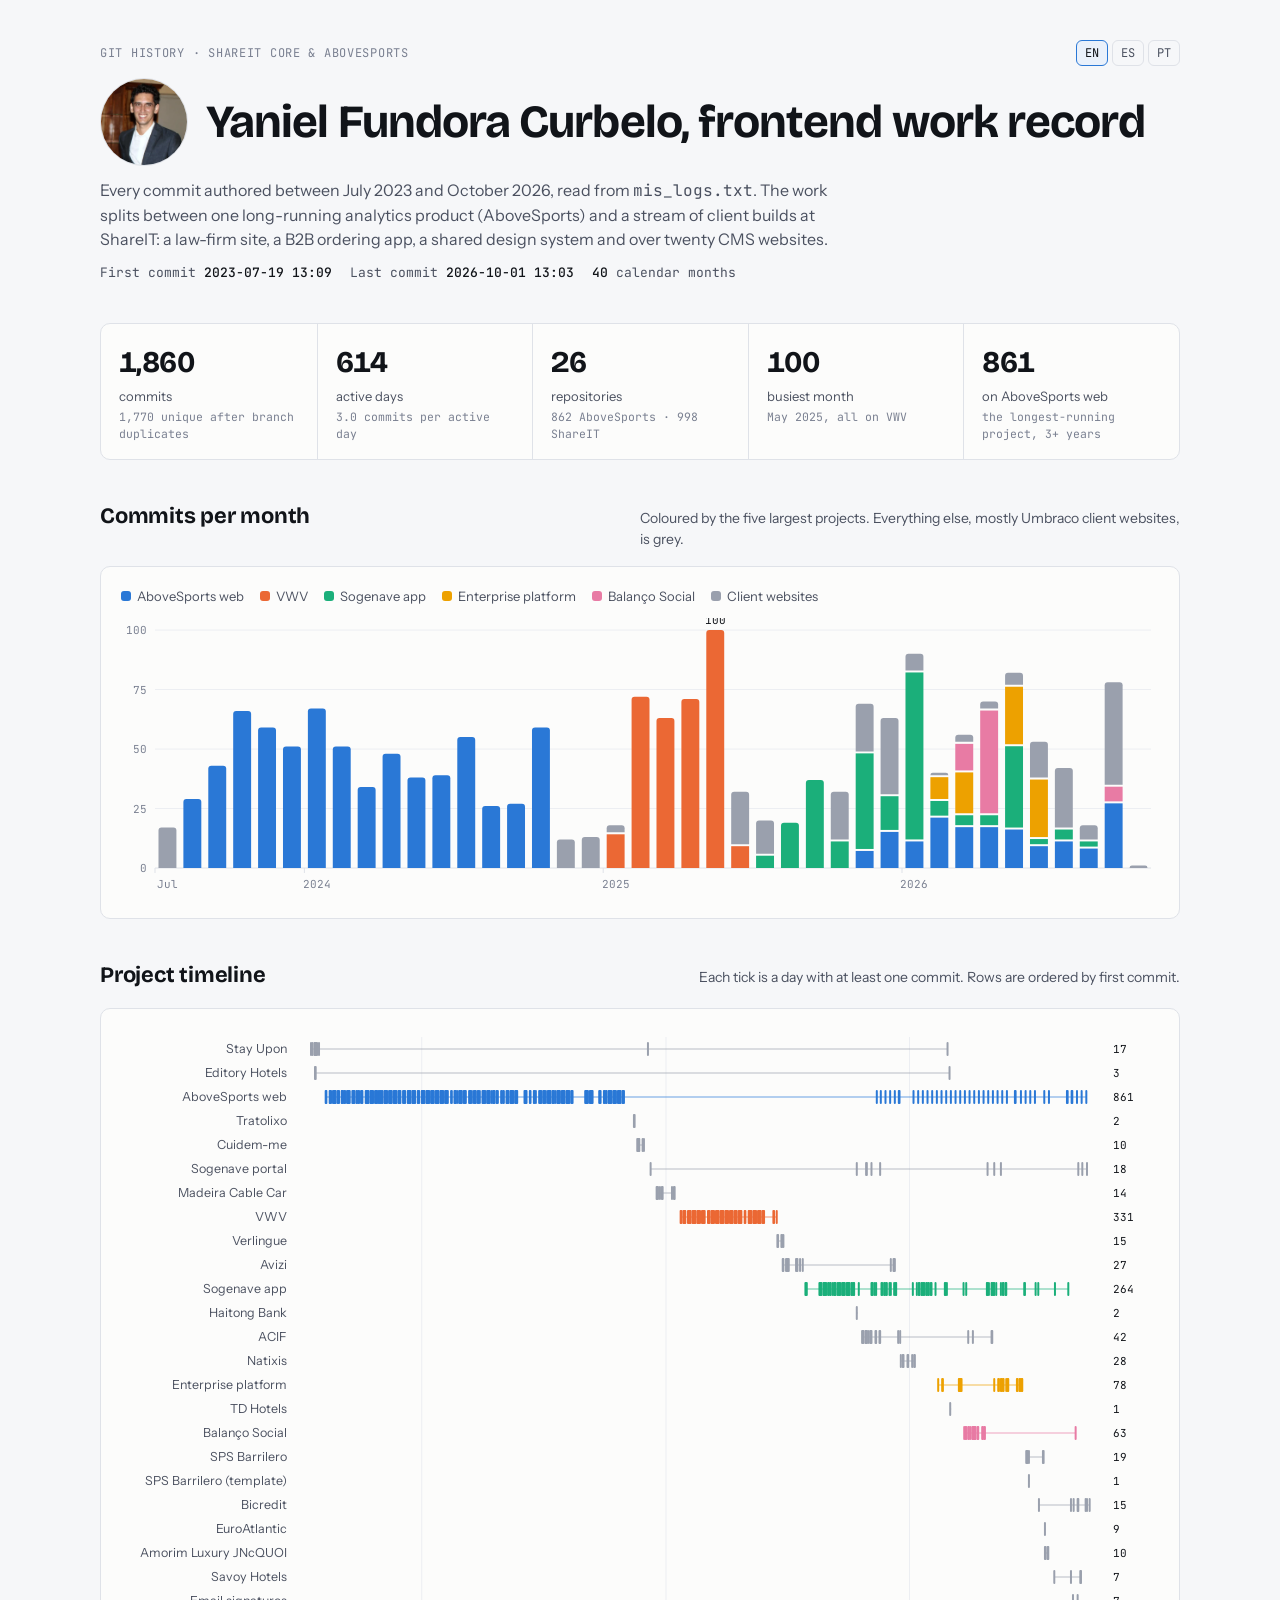
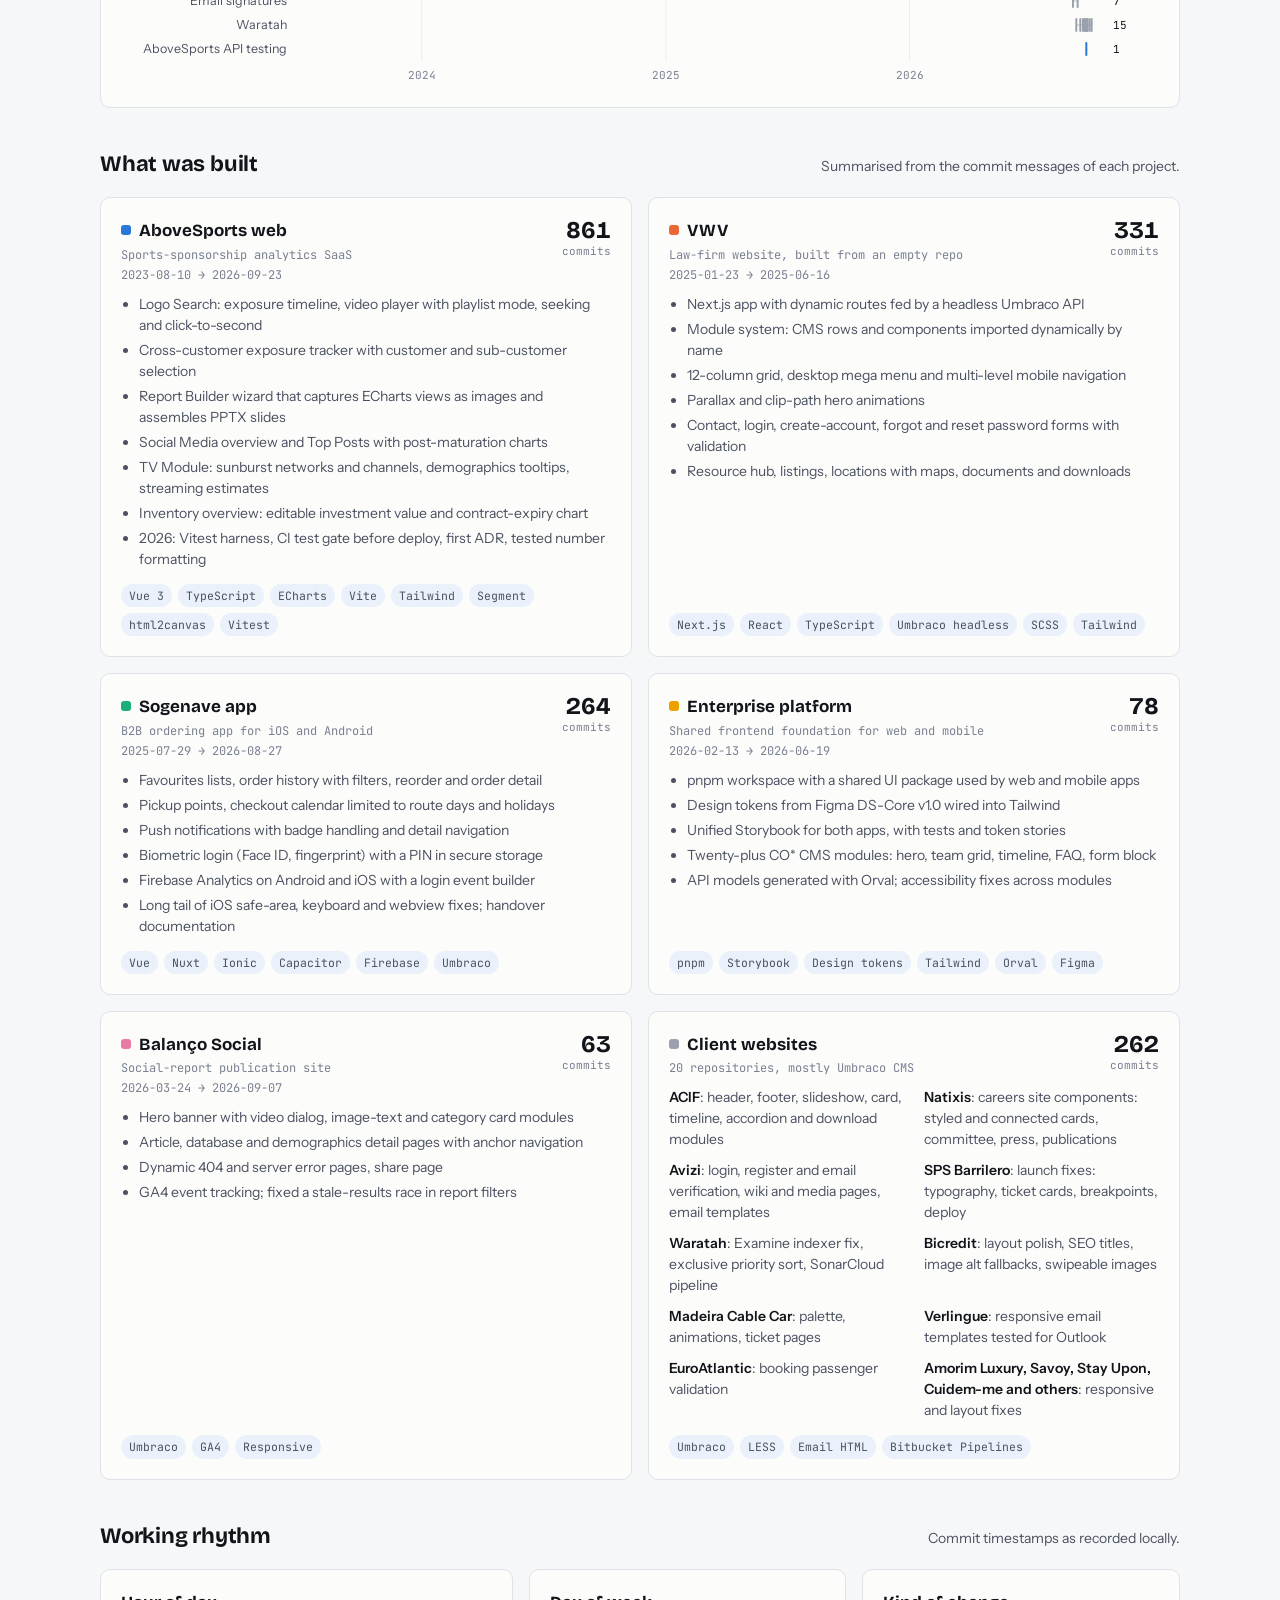
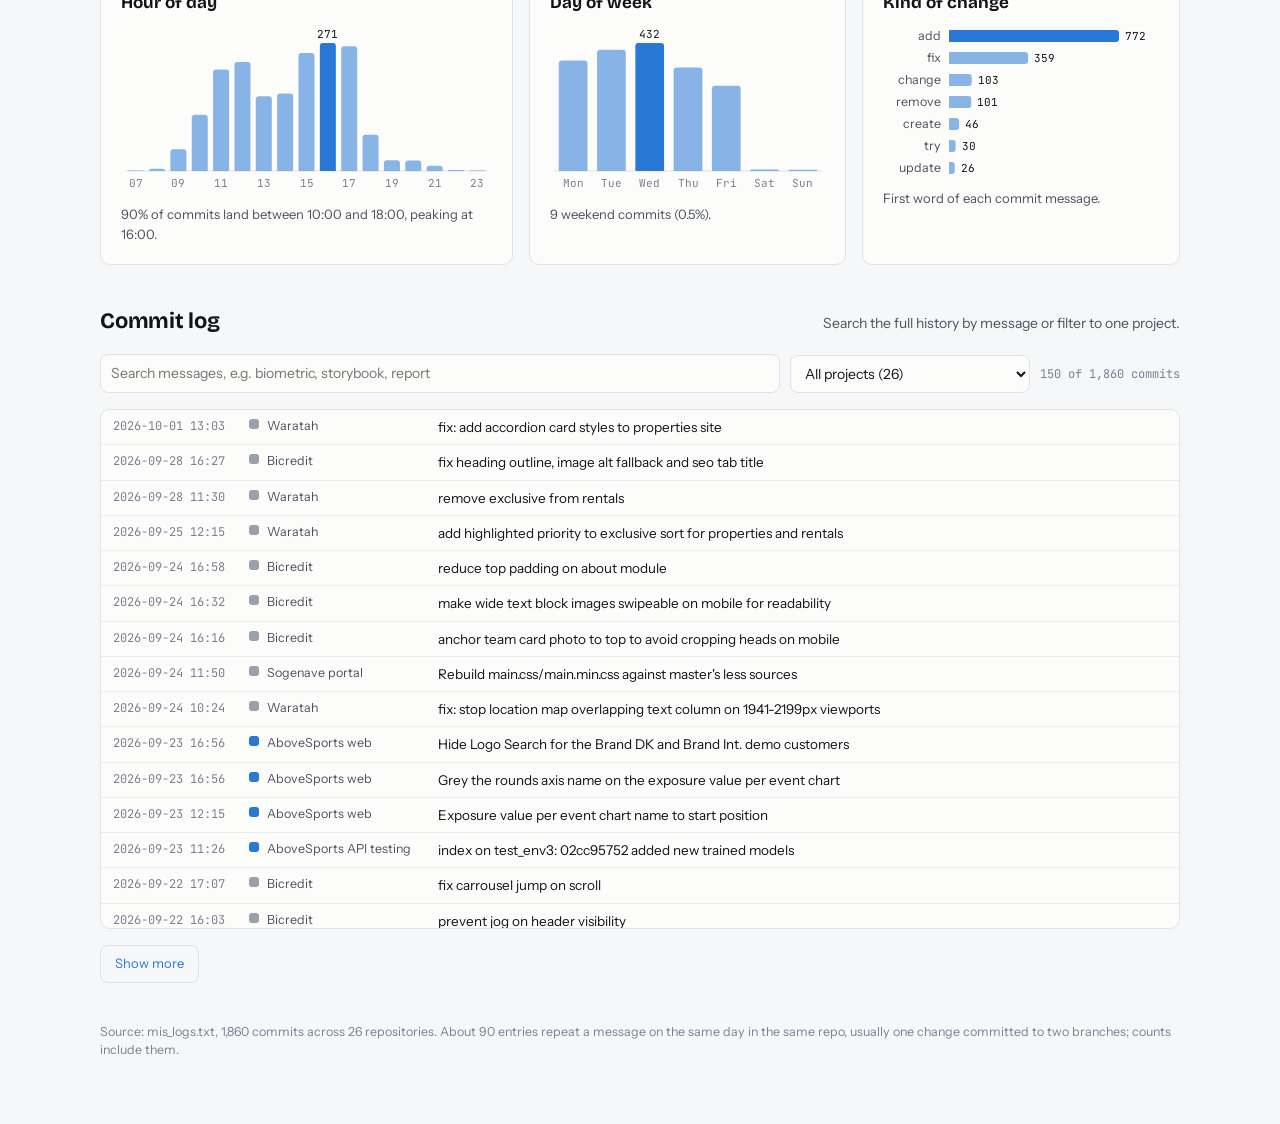
<file: index.html>
<!doctype html>
<html lang="en">
  <head>
    <meta charset="utf-8" />
    <meta name="viewport" content="width=device-width, initial-scale=1" />
    <title>Yaniel Fundora Curbelo · Frontend Developer Work Record</title>
    <meta
      name="description"
      content="Frontend developer Yaniel Fundora Curbelo: 1,860 commits across 26 repositories (2023–2026). Vue 3, Next.js, React, TypeScript, Ionic and Umbraco work for AboveSports and ShareIT clients."
    />
    <meta name="author" content="Yaniel Fundora Curbelo" />
    <link rel="me" href="https://www.linkedin.com/in/yaniel-fundora-curbelo-47762915a/" />
    <link rel="me" href="https://github.com/fun2ra" />
    <meta name="robots" content="index, follow" />
    <link rel="canonical" href="https://fun2ra.github.io/shareit-work-record/" />
    <link rel="alternate" hreflang="en" href="https://fun2ra.github.io/shareit-work-record/" />
    <link rel="alternate" hreflang="es" href="https://fun2ra.github.io/shareit-work-record/es/" />
    <link rel="alternate" hreflang="pt" href="https://fun2ra.github.io/shareit-work-record/pt/" />
    <link rel="alternate" hreflang="x-default" href="https://fun2ra.github.io/shareit-work-record/" />
    <meta property="og:type" content="profile" />
    <meta property="og:url" content="https://fun2ra.github.io/shareit-work-record/" />
    <meta property="og:title" content="Yaniel Fundora Curbelo · Frontend Developer Work Record" />
    <meta
      property="og:description"
      content="1,860 commits across 26 repositories (2023–2026): a sports-analytics SaaS, a law-firm site, a B2B mobile app, a design system and 20+ CMS websites."
    />
    <meta property="og:locale" content="en_US" />
    <meta property="og:locale:alternate" content="es_ES" />
    <meta property="og:locale:alternate" content="pt_PT" />
    <meta property="profile:first_name" content="Yaniel" />
    <meta property="profile:last_name" content="Fundora Curbelo" />
    <meta property="og:image" content="https://fun2ra.github.io/shareit-work-record/assets/img/og-image.jpg" />
    <meta property="og:image:type" content="image/jpeg" />
    <meta property="og:image:width" content="1200" />
    <meta property="og:image:height" content="630" />
    <meta property="og:image:alt" content="Yaniel Fundora Curbelo, frontend developer" />
    <meta name="twitter:card" content="summary_large_image" />
    <meta name="twitter:image" content="https://fun2ra.github.io/shareit-work-record/assets/img/og-image.jpg" />
    <meta name="twitter:image:alt" content="Yaniel Fundora Curbelo, frontend developer" />
    <meta name="theme-color" content="#f6f7f9" media="(prefers-color-scheme: light)" />
    <meta name="theme-color" content="#101216" media="(prefers-color-scheme: dark)" />
    <link rel="icon" type="image/svg+xml" href="assets/img/favicon.svg" />
    <link rel="apple-touch-icon" href="assets/img/apple-touch-icon.png" />
    <script type="application/ld+json">
      {
        "@context": "https://schema.org",
        "@type": "ProfilePage",
        "url": "https://fun2ra.github.io/shareit-work-record/",
        "name": "Yaniel Fundora Curbelo · Frontend Developer Work Record",
        "primaryImageOfPage": "https://fun2ra.github.io/shareit-work-record/assets/img/og-image.jpg",
        "inLanguage": "en",
        "dateModified": "2026-10-07",
        "mainEntity": {
          "@type": "Person",
          "name": "Yaniel Fundora Curbelo",
          "alternateName": "Yaniel Curbelo",
          "image": "https://fun2ra.github.io/shareit-work-record/assets/img/avatar-600.jpg",
          "sameAs": ["https://www.linkedin.com/in/yaniel-fundora-curbelo-47762915a/", "https://github.com/fun2ra"],
          "jobTitle": "Frontend Developer",
          "worksFor": { "@type": "Organization", "name": "ShareIT" },
          "knowsAbout": ["Vue 3", "Next.js", "React", "TypeScript", "Nuxt", "Ionic", "Capacitor", "ECharts", "Storybook", "Tailwind CSS", "Umbraco", "Design systems"]
        }
      }
    </script>
    <link rel="preconnect" href="https://fonts.googleapis.com" />
    <link rel="preconnect" href="https://fonts.gstatic.com" crossorigin />
    <link
      rel="stylesheet"
      href="https://fonts.googleapis.com/css2?family=Bricolage+Grotesque:opsz,wght@12..96,500;12..96,700&family=Instrument+Sans:wght@400;500;600&family=JetBrains+Mono:wght@400;500&display=swap"
    />
    <link rel="stylesheet" href="assets/style.css" />
  </head>
  <body>
    <div class="wrap">
      <header>
        <div class="top">
          <div class="eyebrow">Git history · ShareIT Core &amp; AboveSports</div>
          <nav class="lang" aria-label="Language">
            <a href="./" hreflang="en" aria-current="page">EN</a>
            <a href="es/" hreflang="es">ES</a>
            <a href="pt/" hreflang="pt">PT</a>
          </nav>
        </div>
        <div class="ident">
          <picture>
            <source type="image/webp" srcset="assets/img/avatar-400.webp" />
            <img class="avatar" src="assets/img/avatar-400.jpg" width="88" height="88" alt="Yaniel Fundora Curbelo, frontend developer" fetchpriority="high" />
          </picture>
          <h1>Yaniel Fundora Curbelo, frontend work record</h1>
        </div>
        <p class="lede">
          Every commit authored between July 2023 and October 2026, read from
          <span class="mono">mis_logs.txt</span>. The work splits between one
          long-running analytics product (AboveSports) and a stream of client
          builds at ShareIT: a law-firm site, a B2B ordering app, a shared
          design system and over twenty CMS websites.
        </p>
        <div class="range" id="range"><!--pre:range--><span>First commit <b>2023-07-19 13:09</b></span><span>Last commit <b>2026-10-01 13:03</b></span><span><b>40</b> calendar months</span><!--/pre:range--></div>
      </header>

      <div class="kpis" id="kpis"><!--pre:kpis--><div class="kpi"><div class="v">1,860</div><div class="l">commits</div><div class="s">1,770 unique after branch duplicates</div></div><div class="kpi"><div class="v">614</div><div class="l">active days</div><div class="s">3.0 commits per active day</div></div><div class="kpi"><div class="v">26</div><div class="l">repositories</div><div class="s">862 AboveSports · 998 ShareIT</div></div><div class="kpi"><div class="v">100</div><div class="l">busiest month</div><div class="s">May 2025, all on VWV</div></div><div class="kpi"><div class="v">861</div><div class="l">on AboveSports web</div><div class="s">the longest-running project, 3+ years</div></div><!--/pre:kpis--></div>

      <section>
        <div class="sec-head">
          <h2>Commits per month</h2>
          <p>
            Coloured by the five largest projects. Everything else, mostly
            Umbraco client websites, is grey.
          </p>
        </div>
        <div class="panel">
          <div class="legend" id="legend-month"><!--pre:legend-month--><span><i style="background:var(--s1)"></i>AboveSports web</span><span><i style="background:var(--s2)"></i>VWV</span><span><i style="background:var(--s3)"></i>Sogenave app</span><span><i style="background:var(--s4)"></i>Enterprise platform</span><span><i style="background:var(--s5)"></i>Balanço Social</span><span><i style="background:var(--s6)"></i>Client websites</span><!--/pre:legend-month--></div>
          <div class="chart" id="chart-month" style="margin-top: 12px"></div>
        </div>
      </section>

      <section>
        <div class="sec-head">
          <h2>Project timeline</h2>
          <p>
            Each tick is a day with at least one commit. Rows are ordered by
            first commit.
          </p>
        </div>
        <div class="panel"><div class="chart" id="chart-timeline"></div></div>
      </section>

      <section>
        <div class="sec-head">
          <h2>What was built</h2>
          <p>Summarised from the commit messages of each project.</p>
        </div>
        <div class="eras" id="eras"><!--pre:eras--><article class="panel era"><div class="era-top"><div class="who"><h3><span class="swatch" style="background:var(--s1)"></span>AboveSports web</h3><div class="meta">Sports-sponsorship analytics SaaS</div><div class="meta">2023-08-10 → 2026-09-23</div></div><div class="count">861<small>commits</small></div></div><ul><li>Logo Search: exposure timeline, video player with playlist mode, seeking and click-to-second</li><li>Cross-customer exposure tracker with customer and sub-customer selection</li><li>Report Builder wizard that captures ECharts views as images and assembles PPTX slides</li><li>Social Media overview and Top Posts with post-maturation charts</li><li>TV Module: sunburst networks and channels, demographics tooltips, streaming estimates</li><li>Inventory overview: editable investment value and contract-expiry chart</li><li>2026: Vitest harness, CI test gate before deploy, first ADR, tested number formatting</li></ul><div class="chips"><span class="chip">Vue 3</span><span class="chip">TypeScript</span><span class="chip">ECharts</span><span class="chip">Vite</span><span class="chip">Tailwind</span><span class="chip">Segment</span><span class="chip">html2canvas</span><span class="chip">Vitest</span></div></article><article class="panel era"><div class="era-top"><div class="who"><h3><span class="swatch" style="background:var(--s2)"></span>VWV</h3><div class="meta">Law-firm website, built from an empty repo</div><div class="meta">2025-01-23 → 2025-06-16</div></div><div class="count">331<small>commits</small></div></div><ul><li>Next.js app with dynamic routes fed by a headless Umbraco API</li><li>Module system: CMS rows and components imported dynamically by name</li><li>12-column grid, desktop mega menu and multi-level mobile navigation</li><li>Parallax and clip-path hero animations</li><li>Contact, login, create-account, forgot and reset password forms with validation</li><li>Resource hub, listings, locations with maps, documents and downloads</li></ul><div class="chips"><span class="chip">Next.js</span><span class="chip">React</span><span class="chip">TypeScript</span><span class="chip">Umbraco headless</span><span class="chip">SCSS</span><span class="chip">Tailwind</span></div></article><article class="panel era"><div class="era-top"><div class="who"><h3><span class="swatch" style="background:var(--s3)"></span>Sogenave app</h3><div class="meta">B2B ordering app for iOS and Android</div><div class="meta">2025-07-29 → 2026-08-27</div></div><div class="count">264<small>commits</small></div></div><ul><li>Favourites lists, order history with filters, reorder and order detail</li><li>Pickup points, checkout calendar limited to route days and holidays</li><li>Push notifications with badge handling and detail navigation</li><li>Biometric login (Face ID, fingerprint) with a PIN in secure storage</li><li>Firebase Analytics on Android and iOS with a login event builder</li><li>Long tail of iOS safe-area, keyboard and webview fixes; handover documentation</li></ul><div class="chips"><span class="chip">Vue</span><span class="chip">Nuxt</span><span class="chip">Ionic</span><span class="chip">Capacitor</span><span class="chip">Firebase</span><span class="chip">Umbraco</span></div></article><article class="panel era"><div class="era-top"><div class="who"><h3><span class="swatch" style="background:var(--s4)"></span>Enterprise platform</h3><div class="meta">Shared frontend foundation for web and mobile</div><div class="meta">2026-02-13 → 2026-06-19</div></div><div class="count">78<small>commits</small></div></div><ul><li>pnpm workspace with a shared UI package used by web and mobile apps</li><li>Design tokens from Figma DS-Core v1.0 wired into Tailwind</li><li>Unified Storybook for both apps, with tests and token stories</li><li>Twenty-plus CO* CMS modules: hero, team grid, timeline, FAQ, form block</li><li>API models generated with Orval; accessibility fixes across modules</li></ul><div class="chips"><span class="chip">pnpm</span><span class="chip">Storybook</span><span class="chip">Design tokens</span><span class="chip">Tailwind</span><span class="chip">Orval</span><span class="chip">Figma</span></div></article><article class="panel era"><div class="era-top"><div class="who"><h3><span class="swatch" style="background:var(--s5)"></span>Balanço Social</h3><div class="meta">Social-report publication site</div><div class="meta">2026-03-24 → 2026-09-07</div></div><div class="count">63<small>commits</small></div></div><ul><li>Hero banner with video dialog, image-text and category card modules</li><li>Article, database and demographics detail pages with anchor navigation</li><li>Dynamic 404 and server error pages, share page</li><li>GA4 event tracking; fixed a stale-results race in report filters</li></ul><div class="chips"><span class="chip">Umbraco</span><span class="chip">GA4</span><span class="chip">Responsive</span></div></article><article class="panel era"><div class="era-top"><div class="who"><h3><span class="swatch" style="background:var(--s6)"></span>Client websites</h3><div class="meta">20 repositories, mostly Umbraco CMS</div></div><div class="count">262<small>commits</small></div></div><div class="sites"><div><b>ACIF</b>: header, footer, slideshow, card, timeline, accordion and download modules</div><div><b>Natixis</b>: careers site components: styled and connected cards, committee, press, publications</div><div><b>Avizi</b>: login, register and email verification, wiki and media pages, email templates</div><div><b>SPS Barrilero</b>: launch fixes: typography, ticket cards, breakpoints, deploy</div><div><b>Waratah</b>: Examine indexer fix, exclusive priority sort, SonarCloud pipeline</div><div><b>Bicredit</b>: layout polish, SEO titles, image alt fallbacks, swipeable images</div><div><b>Madeira Cable Car</b>: palette, animations, ticket pages</div><div><b>Verlingue</b>: responsive email templates tested for Outlook</div><div><b>EuroAtlantic</b>: booking passenger validation</div><div><b>Amorim Luxury, Savoy, Stay Upon, Cuidem-me and others</b>: responsive and layout fixes</div></div><div class="chips"><span class="chip">Umbraco</span><span class="chip">LESS</span><span class="chip">Email HTML</span><span class="chip">Bitbucket Pipelines</span></div></article><!--/pre:eras--></div>
      </section>

      <section>
        <div class="sec-head">
          <h2>Working rhythm</h2>
          <p>Commit timestamps as recorded locally.</p>
        </div>
        <div class="trio">
          <div class="panel">
            <h3>Hour of day</h3>
            <div class="chart" id="chart-hour"></div>
            <p class="note" id="note-hour"><!--pre:note-hour-->90% of commits land between 10:00 and 18:00, peaking at 16:00.<!--/pre:note-hour--></p>
          </div>
          <div class="panel">
            <h3>Day of week</h3>
            <div class="chart" id="chart-week"></div>
            <p class="note" id="note-week"><!--pre:note-week-->9 weekend commits (0.5%).<!--/pre:note-week--></p>
          </div>
          <div class="panel">
            <h3>Kind of change</h3>
            <div class="chart" id="chart-verb"></div>
            <p class="note">First word of each commit message.</p>
          </div>
        </div>
      </section>

      <section>
        <div class="sec-head">
          <h2>Commit log</h2>
          <p>Search the full history by message or filter to one project.</p>
        </div>
        <div class="log-controls">
          <input
            id="q"
            type="search"
            placeholder="Search messages, e.g. biometric, storybook, report"
            aria-label="Search commit messages"
          />
          <select id="repo" aria-label="Filter by project"><!--pre:repo--><option value="">All projects (26)</option><option value="AboveSports/web">AboveSports web · 861</option><option value="ShareIT Core/vwv">VWV · 331</option><option value="ShareIT Core/sogenave-app">Sogenave app · 264</option><option value="ShareIT Core/shareit-enterprise-platform">Enterprise platform · 78</option><option value="ShareIT Core/balanco-social">Balanço Social · 63</option><option value="ShareIT Core/acif">ACIF · 42</option><option value="ShareIT Core/natixis">Natixis · 28</option><option value="ShareIT Core/avizi">Avizi · 27</option><option value="ShareIT Core/sps-barrilero">SPS Barrilero · 19</option><option value="ShareIT Core/sogenave">Sogenave portal · 18</option><option value="ShareIT Core/stayupon">Stay Upon · 17</option><option value="ShareIT Core/verlingue">Verlingue · 15</option><option value="ShareIT Core/bicredit">Bicredit · 15</option><option value="ShareIT Core/waratah">Waratah · 15</option><option value="ShareIT Core/madeira-cablecar">Madeira Cable Car · 14</option><option value="ShareIT Core/cuidem-me">Cuidem-me · 10</option><option value="ShareIT Core/amorim-luxury-jncquoi">Amorim Luxury JNcQUOI · 10</option><option value="ShareIT Core/euroatlantic">EuroAtlantic · 9</option><option value="ShareIT Core/savoy-hotels">Savoy Hotels · 7</option><option value="ShareIT Core/email_templates">Email signatures · 7</option><option value="ShareIT Core/editory-hotels">Editory Hotels · 3</option><option value="ShareIT Core/tratolixo">Tratolixo · 2</option><option value="ShareIT Core/haitong-bank">Haitong Bank · 2</option><option value="ShareIT Core/td-hotels">TD Hotels · 1</option><option value="ShareIT Core/Spsbarrilero-repo">SPS Barrilero (template) · 1</option><option value="AboveSports/api_testing">AboveSports API testing · 1</option><!--/pre:repo--></select>
          <span class="log-count" id="log-count"><!--pre:log-count-->150 of 1,860 commits<!--/pre:log-count--></span>
        </div>
        <div class="log">
          <table>
            <tbody id="log-body"><!--pre:log-body--><tr><td class="d">2026-10-01 13:03</td><td class="p"><span class="swatch" style="background:var(--s6)"></span>Waratah</td><td class="m">fix: add accordion card styles to properties site</td></tr><tr><td class="d">2026-09-28 16:27</td><td class="p"><span class="swatch" style="background:var(--s6)"></span>Bicredit</td><td class="m">fix heading outline, image alt fallback and seo tab title</td></tr><tr><td class="d">2026-09-28 11:30</td><td class="p"><span class="swatch" style="background:var(--s6)"></span>Waratah</td><td class="m">remove exclusive from rentals</td></tr><tr><td class="d">2026-09-25 12:15</td><td class="p"><span class="swatch" style="background:var(--s6)"></span>Waratah</td><td class="m">add highlighted priority to exclusive sort for properties and rentals</td></tr><tr><td class="d">2026-09-24 16:58</td><td class="p"><span class="swatch" style="background:var(--s6)"></span>Bicredit</td><td class="m">reduce top padding on about module</td></tr><tr><td class="d">2026-09-24 16:32</td><td class="p"><span class="swatch" style="background:var(--s6)"></span>Bicredit</td><td class="m">make wide text block images swipeable on mobile for readability</td></tr><tr><td class="d">2026-09-24 16:16</td><td class="p"><span class="swatch" style="background:var(--s6)"></span>Bicredit</td><td class="m">anchor team card photo to top to avoid cropping heads on mobile</td></tr><tr><td class="d">2026-09-24 11:50</td><td class="p"><span class="swatch" style="background:var(--s6)"></span>Sogenave portal</td><td class="m">Rebuild main.css/main.min.css against master's less sources</td></tr><tr><td class="d">2026-09-24 10:24</td><td class="p"><span class="swatch" style="background:var(--s6)"></span>Waratah</td><td class="m">fix: stop location map overlapping text column on 1941-2199px viewports</td></tr><tr><td class="d">2026-09-23 16:56</td><td class="p"><span class="swatch" style="background:var(--s1)"></span>AboveSports web</td><td class="m">Hide Logo Search for the Brand DK and Brand Int. demo customers</td></tr><tr><td class="d">2026-09-23 16:56</td><td class="p"><span class="swatch" style="background:var(--s1)"></span>AboveSports web</td><td class="m">Grey the rounds axis name on the exposure value per event chart</td></tr><tr><td class="d">2026-09-23 12:15</td><td class="p"><span class="swatch" style="background:var(--s1)"></span>AboveSports web</td><td class="m">Exposure value per event chart name to start position</td></tr><tr><td class="d">2026-09-23 11:26</td><td class="p"><span class="swatch" style="background:var(--s1)"></span>AboveSports API testing</td><td class="m">index on test_env3: 02cc95752 added new trained models</td></tr><tr><td class="d">2026-09-22 17:07</td><td class="p"><span class="swatch" style="background:var(--s6)"></span>Bicredit</td><td class="m">fix carrousel jump on scroll</td></tr><tr><td class="d">2026-09-22 16:03</td><td class="p"><span class="swatch" style="background:var(--s6)"></span>Bicredit</td><td class="m">prevent jog on header visibility</td></tr><tr><td class="d">2026-09-22 10:49</td><td class="p"><span class="swatch" style="background:var(--s6)"></span>Waratah</td><td class="m">revert: restore bitbucket-pipelines.yml to pre-merge state</td></tr><tr><td class="d">2026-09-22 10:43</td><td class="p"><span class="swatch" style="background:var(--s6)"></span>Waratah</td><td class="m">fix: remove empty master pipeline until SONAR_TOKEN is fixed</td></tr><tr><td class="d">2026-09-22 10:10</td><td class="p"><span class="swatch" style="background:var(--s6)"></span>Waratah</td><td class="m">fix: bump sonarcloud-scan pipe to 4.1.0 for Java 21 requirement</td></tr><tr><td class="d">2026-09-22 10:00</td><td class="p"><span class="swatch" style="background:var(--s6)"></span>Waratah</td><td class="m">fix: re-enable SonarCloud steps on master pipeline</td></tr><tr><td class="d">2026-09-21 10:36</td><td class="p"><span class="swatch" style="background:var(--s6)"></span>Waratah</td><td class="m">add 48px spacing between title and filters bar on rentals listings</td></tr><tr><td class="d">2026-09-21 09:44</td><td class="p"><span class="swatch" style="background:var(--s6)"></span>Waratah</td><td class="m">Revert &quot;increase spacing in search bar to 68px&quot;</td></tr><tr><td class="d">2026-09-18 09:38</td><td class="p"><span class="swatch" style="background:var(--s6)"></span>Waratah</td><td class="m">increase spacing in search bar to 68px</td></tr><tr><td class="d">2026-09-17 14:41</td><td class="p"><span class="swatch" style="background:var(--s6)"></span>Sogenave portal</td><td class="m">Fix hero banner copy overflow, CTA deformation and logo/arrow overlap</td></tr><tr><td class="d">2026-09-17 14:41</td><td class="p"><span class="swatch" style="background:var(--s6)"></span>Sogenave portal</td><td class="m">Fix hero banner copy overflow, CTA deformation and logo/arrow overlap</td></tr><tr><td class="d">2026-09-16 16:01</td><td class="p"><span class="swatch" style="background:var(--s1)"></span>AboveSports web</td><td class="m">Show every top post the endpoint returns, not just the first</td></tr><tr><td class="d">2026-09-16 14:17</td><td class="p"><span class="swatch" style="background:var(--s1)"></span>AboveSports web</td><td class="m">Show top post exposure value whenever a single partner is selected</td></tr><tr><td class="d">2026-09-16 13:08</td><td class="p"><span class="swatch" style="background:var(--s1)"></span>AboveSports web</td><td class="m">Keep top post exposure value hidden under All Partners after a reload</td></tr><tr><td class="d">2026-09-16 10:50</td><td class="p"><span class="swatch" style="background:var(--s1)"></span>AboveSports web</td><td class="m">Restore the reports feature-selection clearing lost in a merge</td></tr><tr><td class="d">2026-09-15 12:10</td><td class="p"><span class="swatch" style="background:var(--s6)"></span>Savoy Hotels</td><td class="m">Reapply &quot;fix homepage componet filter&quot;</td></tr><tr><td class="d">2026-09-14 21:33</td><td class="p"><span class="swatch" style="background:var(--s6)"></span>Savoy Hotels</td><td class="m">Revert &quot;fix homepage componet filter&quot;</td></tr><tr><td class="d">2026-09-14 17:48</td><td class="p"><span class="swatch" style="background:var(--s6)"></span>Savoy Hotels</td><td class="m">fix homepage componet filter</td></tr><tr><td class="d">2026-09-14 12:46</td><td class="p"><span class="swatch" style="background:var(--s6)"></span>Waratah</td><td class="m">add full width accordion card component</td></tr><tr><td class="d">2026-09-14 10:59</td><td class="p"><span class="swatch" style="background:var(--s6)"></span>Waratah</td><td class="m">put search form spacing at 48px</td></tr><tr><td class="d">2026-09-11 17:20</td><td class="p"><span class="swatch" style="background:var(--s6)"></span>Sogenave portal</td><td class="m">fix app port blocked</td></tr><tr><td class="d">2026-09-11 17:20</td><td class="p"><span class="swatch" style="background:var(--s6)"></span>Sogenave portal</td><td class="m">fix app port blocked</td></tr><tr><td class="d">2026-09-11 16:41</td><td class="p"><span class="swatch" style="background:var(--s6)"></span>Sogenave portal</td><td class="m">add conatained banner images</td></tr><tr><td class="d">2026-09-11 16:41</td><td class="p"><span class="swatch" style="background:var(--s6)"></span>Sogenave portal</td><td class="m">add conatained banner images</td></tr><tr><td class="d">2026-09-11 12:59</td><td class="p"><span class="swatch" style="background:var(--s6)"></span>Bicredit</td><td class="m">add link into forms</td></tr><tr><td class="d">2026-09-10 20:23</td><td class="p"><span class="swatch" style="background:var(--s6)"></span>Bicredit</td><td class="m">Revert text align justify from rich text editor data types</td></tr><tr><td class="d">2026-09-10 20:23</td><td class="p"><span class="swatch" style="background:var(--s6)"></span>Bicredit</td><td class="m">Revert text align justify from rich text editor data types</td></tr><tr><td class="d">2026-09-10 17:33</td><td class="p"><span class="swatch" style="background:var(--s6)"></span>Email signatures</td><td class="m">Trim the Serenity client reply to just the three changes</td></tr><tr><td class="d">2026-09-10 17:33</td><td class="p"><span class="swatch" style="background:var(--s6)"></span>Email signatures</td><td class="m">Pin header colours with CSS instead of hosted images</td></tr><tr><td class="d">2026-09-10 17:32</td><td class="p"><span class="swatch" style="background:var(--s6)"></span>Bicredit</td><td class="m">change breadcrumbs hover color and add text align justify to rich text editor</td></tr><tr><td class="d">2026-09-10 15:39</td><td class="p"><span class="swatch" style="background:var(--s6)"></span>Bicredit</td><td class="m">change FeatireGrid default text size, add media base url, and add footer home page link</td></tr><tr><td class="d">2026-09-10 11:49</td><td class="p"><span class="swatch" style="background:var(--s6)"></span>Email signatures</td><td class="m">Serenity: remove divider, enlarge award seal, underline footer links</td></tr><tr><td class="d">2026-09-09 21:24</td><td class="p"><span class="swatch" style="background:var(--s1)"></span>AboveSports web</td><td class="m">Match report customers by guid, not by brand name</td></tr><tr><td class="d">2026-09-09 21:24</td><td class="p"><span class="swatch" style="background:var(--s1)"></span>AboveSports web</td><td class="m">Match report customers by guid, not by brand name</td></tr><tr><td class="d">2026-09-09 21:24</td><td class="p"><span class="swatch" style="background:var(--s1)"></span>AboveSports web</td><td class="m">Match report customers by guid, not by brand name</td></tr><tr><td class="d">2026-09-09 17:28</td><td class="p"><span class="swatch" style="background:var(--s1)"></span>AboveSports web</td><td class="m">Revert &quot;Guard report generation against a second overlapping submit&quot;</td></tr><tr><td class="d">2026-09-09 17:11</td><td class="p"><span class="swatch" style="background:var(--s1)"></span>AboveSports web</td><td class="m">Guard report generation against a second overlapping submit</td></tr><tr><td class="d">2026-09-09 15:26</td><td class="p"><span class="swatch" style="background:var(--s1)"></span>AboveSports web</td><td class="m">Fix reports being generated with blank charts</td></tr><tr><td class="d">2026-09-09 15:26</td><td class="p"><span class="swatch" style="background:var(--s1)"></span>AboveSports web</td><td class="m">Fix reports being generated with blank charts</td></tr><tr><td class="d">2026-09-09 15:26</td><td class="p"><span class="swatch" style="background:var(--s1)"></span>AboveSports web</td><td class="m">Fix reports being generated with blank charts</td></tr><tr><td class="d">2026-09-08 15:49</td><td class="p"><span class="swatch" style="background:var(--s6)"></span>Waratah</td><td class="m">Fix stale Examine indexer values by reading from ValueSet instead of NuCache</td></tr><tr><td class="d">2026-09-08 12:13</td><td class="p"><span class="swatch" style="background:var(--s6)"></span>Waratah</td><td class="m">add exclusive priority sort</td></tr><tr><td class="d">2026-09-07 20:40</td><td class="p"><span class="swatch" style="background:var(--s5)"></span>Balanço Social</td><td class="m">Document known ReportSearchClient filter race condition in project memory.</td></tr><tr><td class="d">2026-09-07 17:55</td><td class="p"><span class="swatch" style="background:var(--s5)"></span>Balanço Social</td><td class="m">index on feature/client-services: 1c998db fix view infographic translation</td></tr><tr><td class="d">2026-09-07 17:54</td><td class="p"><span class="swatch" style="background:var(--s5)"></span>Balanço Social</td><td class="m">Fix stale report data when combining category, year and theme filters.</td></tr><tr><td class="d">2026-09-07 16:54</td><td class="p"><span class="swatch" style="background:var(--s5)"></span>Balanço Social</td><td class="m">fix view infographic translation</td></tr><tr><td class="d">2026-09-07 15:49</td><td class="p"><span class="swatch" style="background:var(--s5)"></span>Balanço Social</td><td class="m">Fix CategoryCards deformation on window resize.</td></tr><tr><td class="d">2026-09-07 15:49</td><td class="p"><span class="swatch" style="background:var(--s5)"></span>Balanço Social</td><td class="m">Fix CategoryCards deformation on window resize.</td></tr><tr><td class="d">2026-09-07 15:17</td><td class="p"><span class="swatch" style="background:var(--s5)"></span>Balanço Social</td><td class="m">Add hd breakpoint at 1200px and switch header nav there.</td></tr><tr><td class="d">2026-09-04 11:24</td><td class="p"><span class="swatch" style="background:var(--s6)"></span>Bicredit</td><td class="m">fix textBlock align, solutionCard wrap text and ctaBanner backgtound image</td></tr><tr><td class="d">2026-09-03 15:01</td><td class="p"><span class="swatch" style="background:var(--s6)"></span>Email signatures</td><td class="m">Revert to the image-pin approach; scope the signature to injection only</td></tr><tr><td class="d">2026-09-03 11:19</td><td class="p"><span class="swatch" style="background:var(--s6)"></span>Email signatures</td><td class="m">Replace the dark-mode hack stack with the standard approach</td></tr><tr><td class="d">2026-09-03 10:53</td><td class="p"><span class="swatch" style="background:var(--s6)"></span>Email signatures</td><td class="m">Inline the header colour pins as data: URIs instead of hosted images</td></tr><tr><td class="d">2026-09-03 10:45</td><td class="p"><span class="swatch" style="background:var(--s6)"></span>Email signatures</td><td class="m">Initial commit: Solfarcos and Serenity email signature templates</td></tr><tr><td class="d">2026-09-02 18:04</td><td class="p"><span class="swatch" style="background:var(--s1)"></span>AboveSports web</td><td class="m">Spec the timezone bug and the formatting consolidation</td></tr><tr><td class="d">2026-09-02 18:04</td><td class="p"><span class="swatch" style="background:var(--s1)"></span>AboveSports web</td><td class="m">Route viewer counts through a shared, tested number formatter</td></tr><tr><td class="d">2026-09-02 18:03</td><td class="p"><span class="swatch" style="background:var(--s1)"></span>AboveSports web</td><td class="m">Protect money and date formatting with tests</td></tr><tr><td class="d">2026-09-02 18:02</td><td class="p"><span class="swatch" style="background:var(--s1)"></span>AboveSports web</td><td class="m">Record ADR 0001 on what triggers a Testing 3 deploy</td></tr><tr><td class="d">2026-09-02 12:53</td><td class="p"><span class="swatch" style="background:var(--s1)"></span>AboveSports web</td><td class="m">Revert &quot;TEMPORARY: break one assertion to verify the deploy gate&quot;</td></tr><tr><td class="d">2026-09-02 12:51</td><td class="p"><span class="swatch" style="background:var(--s1)"></span>AboveSports web</td><td class="m">TEMPORARY: break one assertion to verify the deploy gate</td></tr><tr><td class="d">2026-09-02 12:29</td><td class="p"><span class="swatch" style="background:var(--s1)"></span>AboveSports web</td><td class="m">Rescope the CI gate from pull requests to the deploy</td></tr><tr><td class="d">2026-09-02 12:29</td><td class="p"><span class="swatch" style="background:var(--s1)"></span>AboveSports web</td><td class="m">Run the tests before the Testing 3 deploy</td></tr><tr><td class="d">2026-09-02 12:29</td><td class="p"><span class="swatch" style="background:var(--s1)"></span>AboveSports web</td><td class="m">Add a Vitest harness with one reference spec</td></tr><tr><td class="d">2026-09-01 12:52</td><td class="p"><span class="swatch" style="background:var(--s1)"></span>AboveSports web</td><td class="m">Align Exposure Value per Event chart typography</td></tr><tr><td class="d">2026-09-01 11:11</td><td class="p"><span class="swatch" style="background:var(--s1)"></span>AboveSports web</td><td class="m">Keep test_env3's deploy/container config, drop release_candidate's infra changes</td></tr><tr><td class="d">2026-09-01 09:57</td><td class="p"><span class="swatch" style="background:var(--s1)"></span>AboveSports web</td><td class="m">index on test_env3: 3526e82b chore: retrigger test_env3 deployment for #182 (push trigger did not fire automatically on merge)</td></tr><tr><td class="d">2026-08-31 20:25</td><td class="p"><span class="swatch" style="background:var(--s6)"></span>Savoy Hotels</td><td class="m">Confine reserve contact form blue panel to container width</td></tr><tr><td class="d">2026-08-31 17:34</td><td class="p"><span class="swatch" style="background:var(--s6)"></span>Savoy Hotels</td><td class="m">Center reserve contact form within its component</td></tr><tr><td class="d">2026-08-31 12:20</td><td class="p"><span class="swatch" style="background:var(--s6)"></span>Bicredit</td><td class="m">fix row backgound color, hero banner spacing and social media icon size</td></tr><tr><td class="d">2026-08-31 10:54</td><td class="p"><span class="swatch" style="background:var(--s6)"></span>Bicredit</td><td class="m">remove background circle in social media icons</td></tr><tr><td class="d">2026-08-27 10:15</td><td class="p"><span class="swatch" style="background:var(--s3)"></span>Sogenave app</td><td class="m">update firebase analytics configuration</td></tr><tr><td class="d">2026-08-27 10:15</td><td class="p"><span class="swatch" style="background:var(--s3)"></span>Sogenave app</td><td class="m">update firebase analytics configuration</td></tr><tr><td class="d">2026-08-26 16:47</td><td class="p"><span class="swatch" style="background:var(--s1)"></span>AboveSports web</td><td class="m">chore: retrigger test_env3 deployment for #182 (push trigger did not fire automatically on merge)</td></tr><tr><td class="d">2026-08-26 16:35</td><td class="p"><span class="swatch" style="background:var(--s1)"></span>AboveSports web</td><td class="m">Fix missing donut chart on Exposure on Posts and Total Engagements</td></tr><tr><td class="d">2026-08-26 12:22</td><td class="p"><span class="swatch" style="background:var(--s1)"></span>AboveSports web</td><td class="m">Ignore .scratch directory</td></tr><tr><td class="d">2026-08-26 12:21</td><td class="p"><span class="swatch" style="background:var(--s1)"></span>AboveSports web</td><td class="m">Fix Social Media overview intermittently showing &quot;No data&quot;</td></tr><tr><td class="d">2026-08-25 12:16</td><td class="p"><span class="swatch" style="background:var(--s1)"></span>AboveSports web</td><td class="m">Fix testing-3 deploy: commit lockfile, relax stale exact pins</td></tr><tr><td class="d">2026-08-25 12:16</td><td class="p"><span class="swatch" style="background:var(--s1)"></span>AboveSports web</td><td class="m">Fix testing-3 deploy: commit lockfile, relax stale exact pins</td></tr><tr><td class="d">2026-08-25 12:16</td><td class="p"><span class="swatch" style="background:var(--s1)"></span>AboveSports web</td><td class="m">Fix testing-3 deploy: commit lockfile, relax stale exact pins</td></tr><tr><td class="d">2026-08-25 12:16</td><td class="p"><span class="swatch" style="background:var(--s1)"></span>AboveSports web</td><td class="m">Fix testing-3 deploy: commit lockfile, relax stale exact pins</td></tr><tr><td class="d">2026-08-25 10:46</td><td class="p"><span class="swatch" style="background:var(--s1)"></span>AboveSports web</td><td class="m">force deploy on testing 3</td></tr><tr><td class="d">2026-08-07 17:23</td><td class="p"><span class="swatch" style="background:var(--s3)"></span>Sogenave app</td><td class="m">remove logs from orders filter</td></tr><tr><td class="d">2026-08-06 17:02</td><td class="p"><span class="swatch" style="background:var(--s6)"></span>Savoy Hotels</td><td class="m">change contact form spacing</td></tr><tr><td class="d">2026-08-06 16:16</td><td class="p"><span class="swatch" style="background:var(--s6)"></span>Savoy Hotels</td><td class="m">center reserve form</td></tr><tr><td class="d">2026-07-29 17:29</td><td class="p"><span class="swatch" style="background:var(--s1)"></span>AboveSports web</td><td class="m">create refactor strategy</td></tr><tr><td class="d">2026-07-29 17:29</td><td class="p"><span class="swatch" style="background:var(--s1)"></span>AboveSports web</td><td class="m">create refactor strategy</td></tr><tr><td class="d">2026-07-29 17:29</td><td class="p"><span class="swatch" style="background:var(--s1)"></span>AboveSports web</td><td class="m">create refactor strategy</td></tr><tr><td class="d">2026-07-28 14:45</td><td class="p"><span class="swatch" style="background:var(--s6)"></span>Amorim Luxury JNcQUOI</td><td class="m">font inter for insterest form</td></tr><tr><td class="d">2026-07-28 13:05</td><td class="p"><span class="swatch" style="background:var(--s6)"></span>Amorim Luxury JNcQUOI</td><td class="m">add font inter to all forms labels</td></tr><tr><td class="d">2026-07-28 10:28</td><td class="p"><span class="swatch" style="background:var(--s6)"></span>Amorim Luxury JNcQUOI</td><td class="m">change add adress button position and remove text center from confirmation message</td></tr><tr><td class="d">2026-07-27 17:11</td><td class="p"><span class="swatch" style="background:var(--s6)"></span>Amorim Luxury JNcQUOI</td><td class="m">change nav bar layput styles</td></tr><tr><td class="d">2026-07-27 16:33</td><td class="p"><span class="swatch" style="background:var(--s6)"></span>Amorim Luxury JNcQUOI</td><td class="m">fix form field font family</td></tr><tr><td class="d">2026-07-27 13:08</td><td class="p"><span class="swatch" style="background:var(--s6)"></span>Amorim Luxury JNcQUOI</td><td class="m">fix border in how may selector and fix inter font imports</td></tr><tr><td class="d">2026-07-24 17:00</td><td class="p"><span class="swatch" style="background:var(--s6)"></span>Amorim Luxury JNcQUOI</td><td class="m">fix padding and border in profile intro and sunbed detail</td></tr><tr><td class="d">2026-07-24 13:22</td><td class="p"><span class="swatch" style="background:var(--s6)"></span>Amorim Luxury JNcQUOI</td><td class="m">change font weigth on action detail button</td></tr><tr><td class="d">2026-07-24 12:34</td><td class="p"><span class="swatch" style="background:var(--s6)"></span>Amorim Luxury JNcQUOI</td><td class="m">remove bottom padding on main tag</td></tr><tr><td class="d">2026-07-23 17:50</td><td class="p"><span class="swatch" style="background:var(--s6)"></span>EuroAtlantic</td><td class="m">Revert passenger default removal and booking validation (PR #164).</td></tr><tr><td class="d">2026-07-23 15:53</td><td class="p"><span class="swatch" style="background:var(--s6)"></span>EuroAtlantic</td><td class="m">add has minor passagnger rules do avaible booking</td></tr><tr><td class="d">2026-07-23 15:53</td><td class="p"><span class="swatch" style="background:var(--s6)"></span>EuroAtlantic</td><td class="m">add has minor passagnger rules do avaible booking</td></tr><tr><td class="d">2026-07-23 14:14</td><td class="p"><span class="swatch" style="background:var(--s6)"></span>EuroAtlantic</td><td class="m">remove unused imports</td></tr><tr><td class="d">2026-07-23 14:14</td><td class="p"><span class="swatch" style="background:var(--s6)"></span>EuroAtlantic</td><td class="m">remove unused imports</td></tr><tr><td class="d">2026-07-23 14:13</td><td class="p"><span class="swatch" style="background:var(--s6)"></span>EuroAtlantic</td><td class="m">add zero passengers booking validation</td></tr><tr><td class="d">2026-07-23 14:13</td><td class="p"><span class="swatch" style="background:var(--s6)"></span>EuroAtlantic</td><td class="m">add zero passengers booking validation</td></tr><tr><td class="d">2026-07-23 13:06</td><td class="p"><span class="swatch" style="background:var(--s6)"></span>Amorim Luxury JNcQUOI</td><td class="m">fix issues font on login flow</td></tr><tr><td class="d">2026-07-23 11:53</td><td class="p"><span class="swatch" style="background:var(--s6)"></span>EuroAtlantic</td><td class="m">remove first adult passenger per default</td></tr><tr><td class="d">2026-07-23 11:53</td><td class="p"><span class="swatch" style="background:var(--s6)"></span>EuroAtlantic</td><td class="m">remove first adult passenger per default</td></tr><tr><td class="d">2026-07-22 11:49</td><td class="p"><span class="swatch" style="background:var(--s1)"></span>AboveSports web</td><td class="m">fix reactivity issue with showTotalExposureValues on topPostValues</td></tr><tr><td class="d">2026-07-22 11:49</td><td class="p"><span class="swatch" style="background:var(--s1)"></span>AboveSports web</td><td class="m">fix reactivity issue with showTotalExposureValues on topPostValues</td></tr><tr><td class="d">2026-07-21 16:25</td><td class="p"><span class="swatch" style="background:var(--s6)"></span>SPS Barrilero</td><td class="m">try fix for deploy</td></tr><tr><td class="d">2026-07-21 15:21</td><td class="p"><span class="swatch" style="background:var(--s6)"></span>SPS Barrilero</td><td class="m">undo fix build change</td></tr><tr><td class="d">2026-07-20 17:05</td><td class="p"><span class="swatch" style="background:var(--s6)"></span>SPS Barrilero</td><td class="m">fix build</td></tr><tr><td class="d">2026-07-20 13:20</td><td class="p"><span class="swatch" style="background:var(--s6)"></span>SPS Barrilero</td><td class="m">add colors to grapich elements configuration</td></tr><tr><td class="d">2026-07-20 11:35</td><td class="p"><span class="swatch" style="background:var(--s6)"></span>SPS Barrilero</td><td class="m">fix menu and bblack line issue</td></tr><tr><td class="d">2026-07-14 11:59</td><td class="p"><span class="swatch" style="background:var(--s6)"></span>Bicredit</td><td class="m">add cms favicon to sitemap.xml</td></tr><tr><td class="d">2026-07-13 15:35</td><td class="p"><span class="swatch" style="background:var(--s3)"></span>Sogenave app</td><td class="m">add ios analytics config</td></tr><tr><td class="d">2026-07-13 13:24</td><td class="p"><span class="swatch" style="background:var(--s3)"></span>Sogenave app</td><td class="m">sanitize params for firebase analytics</td></tr><tr><td class="d">2026-07-09 17:43</td><td class="p"><span class="swatch" style="background:var(--s3)"></span>Sogenave app</td><td class="m">fix user documents table issue</td></tr><tr><td class="d">2026-07-09 12:26</td><td class="p"><span class="swatch" style="background:var(--s3)"></span>Sogenave app</td><td class="m">index on feature/fix-checkout-issues: 376cc7c fix avaibkle dates issue</td></tr><tr><td class="d">2026-07-09 11:15</td><td class="p"><span class="swatch" style="background:var(--s3)"></span>Sogenave app</td><td class="m">fix avaibkle dates issue</td></tr><tr><td class="d">2026-07-08 16:02</td><td class="p"><span class="swatch" style="background:var(--s1)"></span>AboveSports web</td><td class="m">add sorting to accumulated tv viewers</td></tr><tr><td class="d">2026-07-08 15:34</td><td class="p"><span class="swatch" style="background:var(--s1)"></span>AboveSports web</td><td class="m">fiz quastion mark tooltip visibility on advanced viewer map table</td></tr><tr><td class="d">2026-07-08 13:00</td><td class="p"><span class="swatch" style="background:var(--s1)"></span>AboveSports web</td><td class="m">move x axis title position on exposure value per event charts</td></tr><tr><td class="d">2026-07-08 12:17</td><td class="p"><span class="swatch" style="background:var(--s1)"></span>AboveSports web</td><td class="m">add min height to fact boxes titles</td></tr><tr><td class="d">2026-07-01 16:00</td><td class="p"><span class="swatch" style="background:var(--s1)"></span>AboveSports web</td><td class="m">fix layout tooltip social media overview issues</td></tr><tr><td class="d">2026-07-01 12:03</td><td class="p"><span class="swatch" style="background:var(--s1)"></span>AboveSports web</td><td class="m">put zero when no data o fact boxes count</td></tr><tr><td class="d">2026-07-01 11:50</td><td class="p"><span class="swatch" style="background:var(--s1)"></span>AboveSports web</td><td class="m">change endpoint to tv mdoules total matches</td></tr><tr><td class="d">2026-06-29 16:52</td><td class="p"><span class="swatch" style="background:var(--s6)"></span>SPS Barrilero</td><td class="m">update base cms module components from web brand</td></tr><tr><td class="d">2026-06-29 12:02</td><td class="p"><span class="swatch" style="background:var(--s6)"></span>SPS Barrilero</td><td class="m">fix not found page</td></tr><tr><td class="d">2026-06-29 10:39</td><td class="p"><span class="swatch" style="background:var(--s6)"></span>SPS Barrilero (template)</td><td class="m">Initial commit: Created Spsbarrilero from DemoClient template (platform: web)</td></tr><tr><td class="d">2026-06-27 21:30</td><td class="p"><span class="swatch" style="background:var(--s6)"></span>SPS Barrilero</td><td class="m">fix breakpoints for tablet issues</td></tr><tr><td class="d">2026-06-26 16:19</td><td class="p"><span class="swatch" style="background:var(--s6)"></span>SPS Barrilero</td><td class="m">fix coticktes md layout</td></tr><tr><td class="d">2026-06-26 16:03</td><td class="p"><span class="swatch" style="background:var(--s6)"></span>SPS Barrilero</td><td class="m">fix build issues</td></tr><tr><td class="d">2026-06-26 15:52</td><td class="p"><span class="swatch" style="background:var(--s6)"></span>SPS Barrilero</td><td class="m">fix home page responsive issues</td></tr><tr><td class="d">2026-06-26 14:39</td><td class="p"><span class="swatch" style="background:var(--s6)"></span>SPS Barrilero</td><td class="m">fix heading sizes</td></tr><tr><td class="d">2026-06-25 17:13</td><td class="p"><span class="swatch" style="background:var(--s6)"></span>SPS Barrilero</td><td class="m">fix form submit translations labeles</td></tr><tr><td class="d">2026-06-25 16:46</td><td class="p"><span class="swatch" style="background:var(--s6)"></span>SPS Barrilero</td><td class="m">fix top.bottom graphics elements on COfullImageWithText module</td></tr><tr><td class="d">2026-06-25 15:49</td><td class="p"><span class="swatch" style="background:var(--s6)"></span>SPS Barrilero</td><td class="m">fix cotickets link issue</td></tr><!--/pre:log-body--></tbody>
          </table>
        </div>
        <button class="more" id="more" type="button">Show more</button>
      </section>

      <footer id="foot"><!--pre:foot-->Source: mis_logs.txt, 1,860 commits across 26 repositories. About 90 entries repeat a message on the same day in the same repo, usually one change committed to two branches; counts include them.<!--/pre:foot--></footer>
    </div>
    <div class="tip" id="tip" hidden></div>

    <script src="assets/data.js"></script>
    <script src="assets/app.js"></script>
  </body>
</html>
</file>
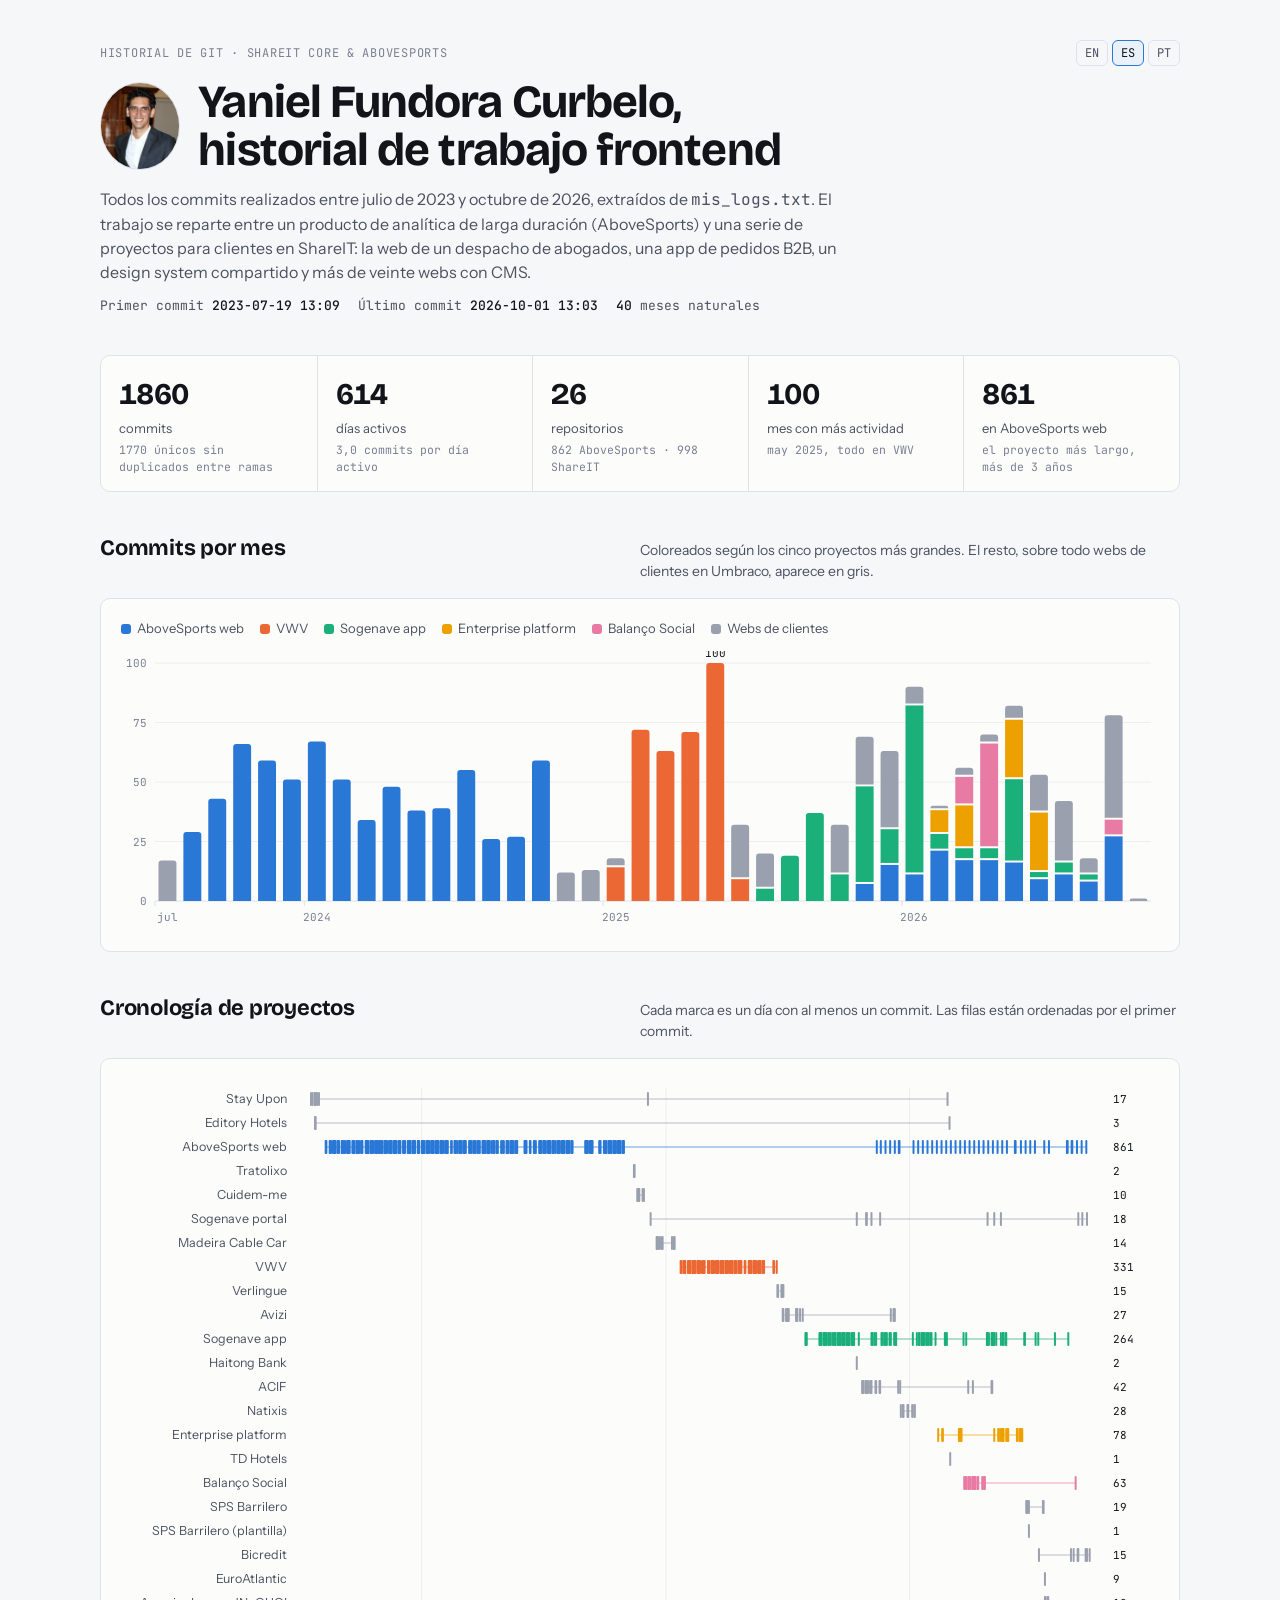
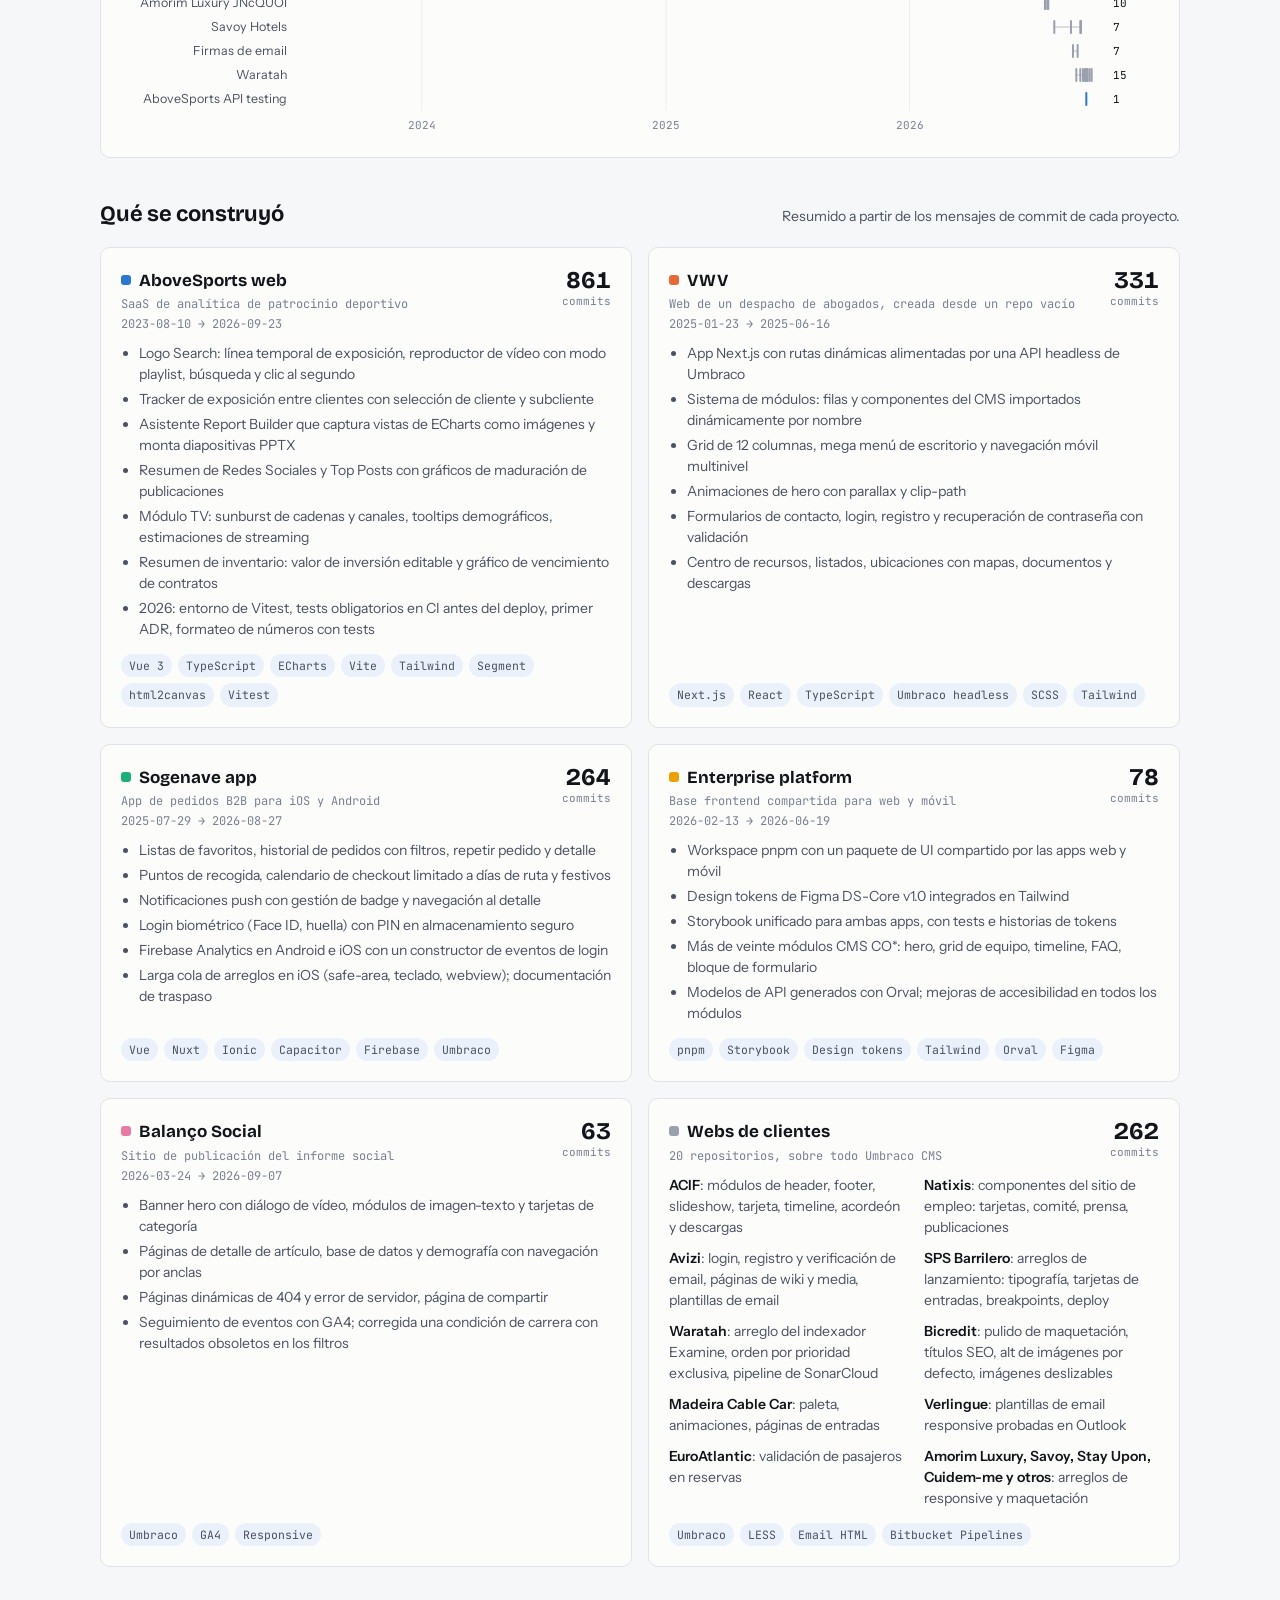
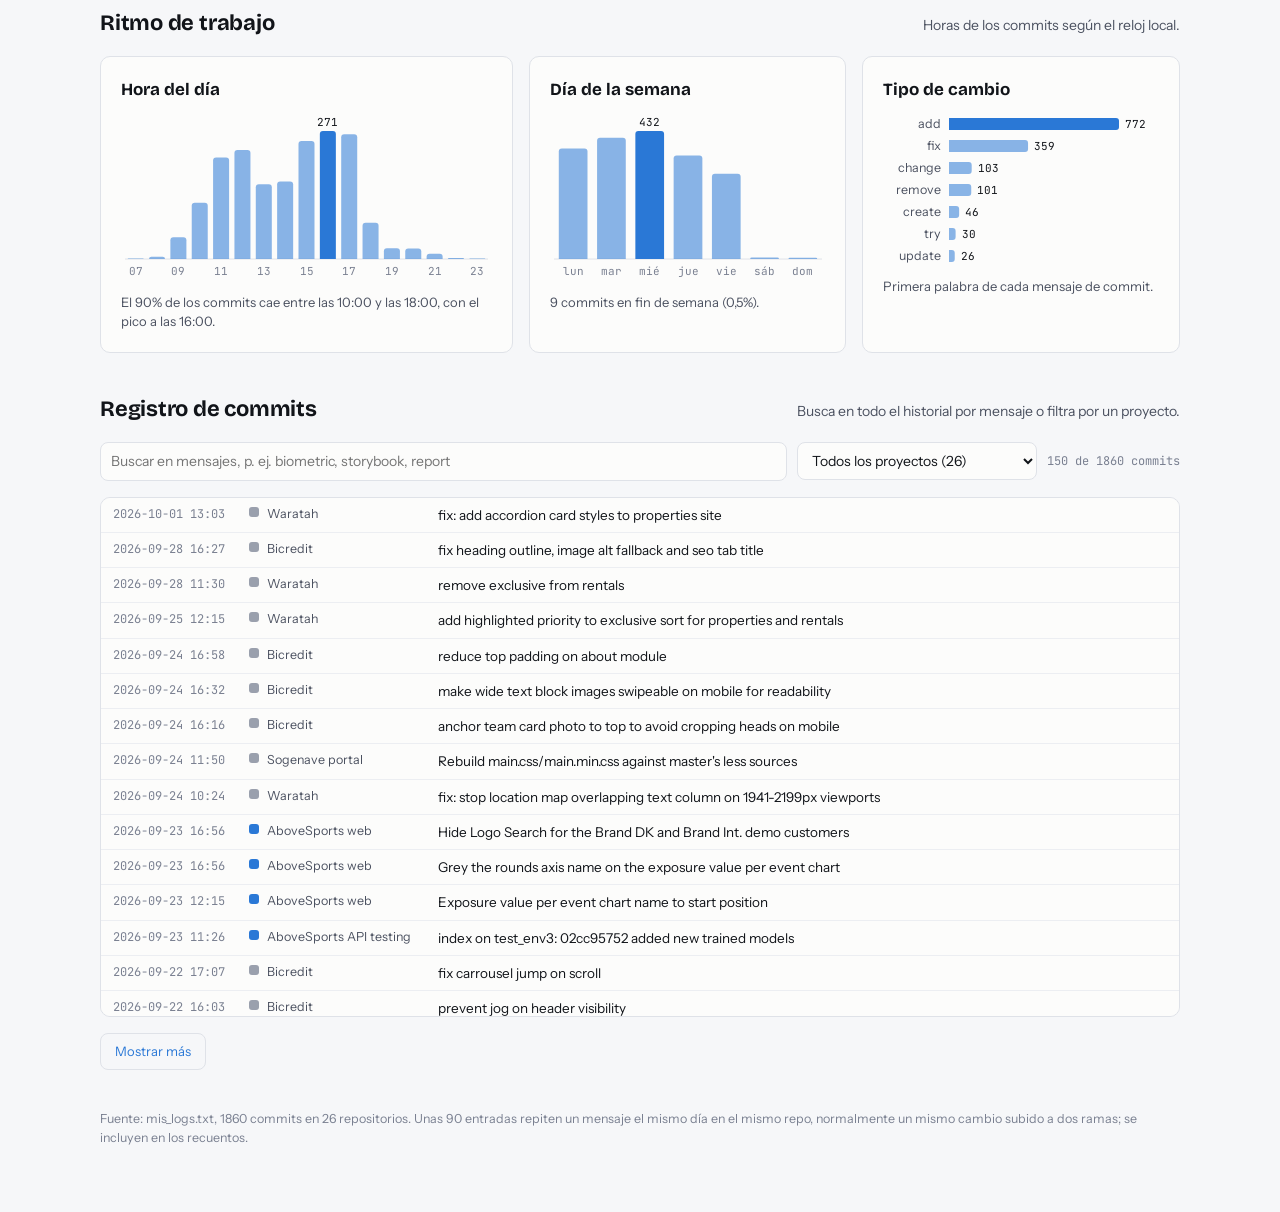
<file: es/index.html>
<!doctype html>
<html lang="es">
  <head>
    <meta charset="utf-8" />
    <meta name="viewport" content="width=device-width, initial-scale=1" />
    <title>Yaniel Fundora Curbelo · Desarrollador frontend, historial de trabajo</title>
    <meta
      name="description"
      content="Desarrollador frontend Yaniel Fundora Curbelo: 1860 commits en 26 repositorios (2023–2026). Vue 3, Next.js, React, TypeScript, Ionic y Umbraco para AboveSports y clientes de ShareIT."
    />
    <meta name="author" content="Yaniel Fundora Curbelo" />
    <link rel="me" href="https://www.linkedin.com/in/yaniel-fundora-curbelo-47762915a/" />
    <link rel="me" href="https://github.com/fun2ra" />
    <meta name="robots" content="index, follow" />
    <link rel="canonical" href="https://fun2ra.github.io/shareit-work-record/es/" />
    <link rel="alternate" hreflang="en" href="https://fun2ra.github.io/shareit-work-record/" />
    <link rel="alternate" hreflang="es" href="https://fun2ra.github.io/shareit-work-record/es/" />
    <link rel="alternate" hreflang="pt" href="https://fun2ra.github.io/shareit-work-record/pt/" />
    <link rel="alternate" hreflang="x-default" href="https://fun2ra.github.io/shareit-work-record/" />
    <meta property="og:type" content="profile" />
    <meta property="og:url" content="https://fun2ra.github.io/shareit-work-record/es/" />
    <meta property="og:title" content="Yaniel Fundora Curbelo · Desarrollador frontend, historial de trabajo" />
    <meta
      property="og:description"
      content="1860 commits en 26 repositorios (2023–2026): un SaaS de analítica deportiva, la web de un despacho de abogados, una app móvil B2B, un design system y más de 20 webs con CMS."
    />
    <meta property="og:locale" content="es_ES" />
    <meta property="og:locale:alternate" content="en_US" />
    <meta property="og:locale:alternate" content="pt_PT" />
    <meta property="profile:first_name" content="Yaniel" />
    <meta property="profile:last_name" content="Fundora Curbelo" />
    <meta property="og:image" content="https://fun2ra.github.io/shareit-work-record/assets/img/og-image.jpg" />
    <meta property="og:image:type" content="image/jpeg" />
    <meta property="og:image:width" content="1200" />
    <meta property="og:image:height" content="630" />
    <meta property="og:image:alt" content="Yaniel Fundora Curbelo, desarrollador frontend" />
    <meta name="twitter:card" content="summary_large_image" />
    <meta name="twitter:image" content="https://fun2ra.github.io/shareit-work-record/assets/img/og-image.jpg" />
    <meta name="twitter:image:alt" content="Yaniel Fundora Curbelo, desarrollador frontend" />
    <meta name="theme-color" content="#f6f7f9" media="(prefers-color-scheme: light)" />
    <meta name="theme-color" content="#101216" media="(prefers-color-scheme: dark)" />
    <link rel="icon" type="image/svg+xml" href="../assets/img/favicon.svg" />
    <link rel="apple-touch-icon" href="../assets/img/apple-touch-icon.png" />
    <script type="application/ld+json">
      {
        "@context": "https://schema.org",
        "@type": "ProfilePage",
        "url": "https://fun2ra.github.io/shareit-work-record/es/",
        "name": "Yaniel Fundora Curbelo · Desarrollador frontend, historial de trabajo",
        "primaryImageOfPage": "https://fun2ra.github.io/shareit-work-record/assets/img/og-image.jpg",
        "inLanguage": "es",
        "dateModified": "2026-10-07",
        "mainEntity": {
          "@type": "Person",
          "name": "Yaniel Fundora Curbelo",
          "alternateName": "Yaniel Curbelo",
          "image": "https://fun2ra.github.io/shareit-work-record/assets/img/avatar-600.jpg",
          "sameAs": ["https://www.linkedin.com/in/yaniel-fundora-curbelo-47762915a/", "https://github.com/fun2ra"],
          "jobTitle": "Desarrollador frontend",
          "worksFor": { "@type": "Organization", "name": "ShareIT" },
          "knowsAbout": ["Vue 3", "Next.js", "React", "TypeScript", "Nuxt", "Ionic", "Capacitor", "ECharts", "Storybook", "Tailwind CSS", "Umbraco", "Design systems"]
        }
      }
    </script>
    <link rel="preconnect" href="https://fonts.googleapis.com" />
    <link rel="preconnect" href="https://fonts.gstatic.com" crossorigin />
    <link
      rel="stylesheet"
      href="https://fonts.googleapis.com/css2?family=Bricolage+Grotesque:opsz,wght@12..96,500;12..96,700&family=Instrument+Sans:wght@400;500;600&family=JetBrains+Mono:wght@400;500&display=swap"
    />
    <link rel="stylesheet" href="../assets/style.css" />
  </head>
  <body>
    <div class="wrap">
      <header>
        <div class="top">
          <div class="eyebrow">Historial de Git · ShareIT Core &amp; AboveSports</div>
          <nav class="lang" aria-label="Idioma">
            <a href="../" hreflang="en">EN</a>
            <a href="./" hreflang="es" aria-current="page">ES</a>
            <a href="../pt/" hreflang="pt">PT</a>
          </nav>
        </div>
        <div class="ident">
          <picture>
            <source type="image/webp" srcset="../assets/img/avatar-400.webp" />
            <img class="avatar" src="../assets/img/avatar-400.jpg" width="88" height="88" alt="Yaniel Fundora Curbelo, desarrollador frontend" fetchpriority="high" />
          </picture>
          <h1>Yaniel Fundora Curbelo, historial de trabajo frontend</h1>
        </div>
        <p class="lede">
          Todos los commits realizados entre julio de 2023 y octubre de 2026,
          extraídos de <span class="mono">mis_logs.txt</span>. El trabajo se
          reparte entre un producto de analítica de larga duración
          (AboveSports) y una serie de proyectos para clientes en ShareIT: la
          web de un despacho de abogados, una app de pedidos B2B, un design
          system compartido y más de veinte webs con CMS.
        </p>
        <div class="range" id="range"><!--pre:range--><span>Primer commit <b>2023-07-19 13:09</b></span><span>Último commit <b>2026-10-01 13:03</b></span><span><b>40</b> meses naturales</span><!--/pre:range--></div>
      </header>

      <div class="kpis" id="kpis"><!--pre:kpis--><div class="kpi"><div class="v">1860</div><div class="l">commits</div><div class="s">1770 únicos sin duplicados entre ramas</div></div><div class="kpi"><div class="v">614</div><div class="l">días activos</div><div class="s">3,0 commits por día activo</div></div><div class="kpi"><div class="v">26</div><div class="l">repositorios</div><div class="s">862 AboveSports · 998 ShareIT</div></div><div class="kpi"><div class="v">100</div><div class="l">mes con más actividad</div><div class="s">may 2025, todo en VWV</div></div><div class="kpi"><div class="v">861</div><div class="l">en AboveSports web</div><div class="s">el proyecto más largo, más de 3 años</div></div><!--/pre:kpis--></div>

      <section>
        <div class="sec-head">
          <h2>Commits por mes</h2>
          <p>
            Coloreados según los cinco proyectos más grandes. El resto, sobre
            todo webs de clientes en Umbraco, aparece en gris.
          </p>
        </div>
        <div class="panel">
          <div class="legend" id="legend-month"><!--pre:legend-month--><span><i style="background:var(--s1)"></i>AboveSports web</span><span><i style="background:var(--s2)"></i>VWV</span><span><i style="background:var(--s3)"></i>Sogenave app</span><span><i style="background:var(--s4)"></i>Enterprise platform</span><span><i style="background:var(--s5)"></i>Balanço Social</span><span><i style="background:var(--s6)"></i>Webs de clientes</span><!--/pre:legend-month--></div>
          <div class="chart" id="chart-month" style="margin-top: 12px"></div>
        </div>
      </section>

      <section>
        <div class="sec-head">
          <h2>Cronología de proyectos</h2>
          <p>
            Cada marca es un día con al menos un commit. Las filas están
            ordenadas por el primer commit.
          </p>
        </div>
        <div class="panel"><div class="chart" id="chart-timeline"></div></div>
      </section>

      <section>
        <div class="sec-head">
          <h2>Qué se construyó</h2>
          <p>Resumido a partir de los mensajes de commit de cada proyecto.</p>
        </div>
        <div class="eras" id="eras"><!--pre:eras--><article class="panel era"><div class="era-top"><div class="who"><h3><span class="swatch" style="background:var(--s1)"></span>AboveSports web</h3><div class="meta">SaaS de analítica de patrocinio deportivo</div><div class="meta">2023-08-10 → 2026-09-23</div></div><div class="count">861<small>commits</small></div></div><ul><li>Logo Search: línea temporal de exposición, reproductor de vídeo con modo playlist, búsqueda y clic al segundo</li><li>Tracker de exposición entre clientes con selección de cliente y subcliente</li><li>Asistente Report Builder que captura vistas de ECharts como imágenes y monta diapositivas PPTX</li><li>Resumen de Redes Sociales y Top Posts con gráficos de maduración de publicaciones</li><li>Módulo TV: sunburst de cadenas y canales, tooltips demográficos, estimaciones de streaming</li><li>Resumen de inventario: valor de inversión editable y gráfico de vencimiento de contratos</li><li>2026: entorno de Vitest, tests obligatorios en CI antes del deploy, primer ADR, formateo de números con tests</li></ul><div class="chips"><span class="chip">Vue 3</span><span class="chip">TypeScript</span><span class="chip">ECharts</span><span class="chip">Vite</span><span class="chip">Tailwind</span><span class="chip">Segment</span><span class="chip">html2canvas</span><span class="chip">Vitest</span></div></article><article class="panel era"><div class="era-top"><div class="who"><h3><span class="swatch" style="background:var(--s2)"></span>VWV</h3><div class="meta">Web de un despacho de abogados, creada desde un repo vacío</div><div class="meta">2025-01-23 → 2025-06-16</div></div><div class="count">331<small>commits</small></div></div><ul><li>App Next.js con rutas dinámicas alimentadas por una API headless de Umbraco</li><li>Sistema de módulos: filas y componentes del CMS importados dinámicamente por nombre</li><li>Grid de 12 columnas, mega menú de escritorio y navegación móvil multinivel</li><li>Animaciones de hero con parallax y clip-path</li><li>Formularios de contacto, login, registro y recuperación de contraseña con validación</li><li>Centro de recursos, listados, ubicaciones con mapas, documentos y descargas</li></ul><div class="chips"><span class="chip">Next.js</span><span class="chip">React</span><span class="chip">TypeScript</span><span class="chip">Umbraco headless</span><span class="chip">SCSS</span><span class="chip">Tailwind</span></div></article><article class="panel era"><div class="era-top"><div class="who"><h3><span class="swatch" style="background:var(--s3)"></span>Sogenave app</h3><div class="meta">App de pedidos B2B para iOS y Android</div><div class="meta">2025-07-29 → 2026-08-27</div></div><div class="count">264<small>commits</small></div></div><ul><li>Listas de favoritos, historial de pedidos con filtros, repetir pedido y detalle</li><li>Puntos de recogida, calendario de checkout limitado a días de ruta y festivos</li><li>Notificaciones push con gestión de badge y navegación al detalle</li><li>Login biométrico (Face ID, huella) con PIN en almacenamiento seguro</li><li>Firebase Analytics en Android e iOS con un constructor de eventos de login</li><li>Larga cola de arreglos en iOS (safe-area, teclado, webview); documentación de traspaso</li></ul><div class="chips"><span class="chip">Vue</span><span class="chip">Nuxt</span><span class="chip">Ionic</span><span class="chip">Capacitor</span><span class="chip">Firebase</span><span class="chip">Umbraco</span></div></article><article class="panel era"><div class="era-top"><div class="who"><h3><span class="swatch" style="background:var(--s4)"></span>Enterprise platform</h3><div class="meta">Base frontend compartida para web y móvil</div><div class="meta">2026-02-13 → 2026-06-19</div></div><div class="count">78<small>commits</small></div></div><ul><li>Workspace pnpm con un paquete de UI compartido por las apps web y móvil</li><li>Design tokens de Figma DS-Core v1.0 integrados en Tailwind</li><li>Storybook unificado para ambas apps, con tests e historias de tokens</li><li>Más de veinte módulos CMS CO*: hero, grid de equipo, timeline, FAQ, bloque de formulario</li><li>Modelos de API generados con Orval; mejoras de accesibilidad en todos los módulos</li></ul><div class="chips"><span class="chip">pnpm</span><span class="chip">Storybook</span><span class="chip">Design tokens</span><span class="chip">Tailwind</span><span class="chip">Orval</span><span class="chip">Figma</span></div></article><article class="panel era"><div class="era-top"><div class="who"><h3><span class="swatch" style="background:var(--s5)"></span>Balanço Social</h3><div class="meta">Sitio de publicación del informe social</div><div class="meta">2026-03-24 → 2026-09-07</div></div><div class="count">63<small>commits</small></div></div><ul><li>Banner hero con diálogo de vídeo, módulos de imagen-texto y tarjetas de categoría</li><li>Páginas de detalle de artículo, base de datos y demografía con navegación por anclas</li><li>Páginas dinámicas de 404 y error de servidor, página de compartir</li><li>Seguimiento de eventos con GA4; corregida una condición de carrera con resultados obsoletos en los filtros</li></ul><div class="chips"><span class="chip">Umbraco</span><span class="chip">GA4</span><span class="chip">Responsive</span></div></article><article class="panel era"><div class="era-top"><div class="who"><h3><span class="swatch" style="background:var(--s6)"></span>Webs de clientes</h3><div class="meta">20 repositorios, sobre todo Umbraco CMS</div></div><div class="count">262<small>commits</small></div></div><div class="sites"><div><b>ACIF</b>: módulos de header, footer, slideshow, tarjeta, timeline, acordeón y descargas</div><div><b>Natixis</b>: componentes del sitio de empleo: tarjetas, comité, prensa, publicaciones</div><div><b>Avizi</b>: login, registro y verificación de email, páginas de wiki y media, plantillas de email</div><div><b>SPS Barrilero</b>: arreglos de lanzamiento: tipografía, tarjetas de entradas, breakpoints, deploy</div><div><b>Waratah</b>: arreglo del indexador Examine, orden por prioridad exclusiva, pipeline de SonarCloud</div><div><b>Bicredit</b>: pulido de maquetación, títulos SEO, alt de imágenes por defecto, imágenes deslizables</div><div><b>Madeira Cable Car</b>: paleta, animaciones, páginas de entradas</div><div><b>Verlingue</b>: plantillas de email responsive probadas en Outlook</div><div><b>EuroAtlantic</b>: validación de pasajeros en reservas</div><div><b>Amorim Luxury, Savoy, Stay Upon, Cuidem-me y otros</b>: arreglos de responsive y maquetación</div></div><div class="chips"><span class="chip">Umbraco</span><span class="chip">LESS</span><span class="chip">Email HTML</span><span class="chip">Bitbucket Pipelines</span></div></article><!--/pre:eras--></div>
      </section>

      <section>
        <div class="sec-head">
          <h2>Ritmo de trabajo</h2>
          <p>Horas de los commits según el reloj local.</p>
        </div>
        <div class="trio">
          <div class="panel">
            <h3>Hora del día</h3>
            <div class="chart" id="chart-hour"></div>
            <p class="note" id="note-hour"><!--pre:note-hour-->El 90% de los commits cae entre las 10:00 y las 18:00, con el pico a las 16:00.<!--/pre:note-hour--></p>
          </div>
          <div class="panel">
            <h3>Día de la semana</h3>
            <div class="chart" id="chart-week"></div>
            <p class="note" id="note-week"><!--pre:note-week-->9 commits en fin de semana (0,5%).<!--/pre:note-week--></p>
          </div>
          <div class="panel">
            <h3>Tipo de cambio</h3>
            <div class="chart" id="chart-verb"></div>
            <p class="note">Primera palabra de cada mensaje de commit.</p>
          </div>
        </div>
      </section>

      <section>
        <div class="sec-head">
          <h2>Registro de commits</h2>
          <p>
            Busca en todo el historial por mensaje o filtra por un proyecto.
          </p>
        </div>
        <div class="log-controls">
          <input
            id="q"
            type="search"
            placeholder="Buscar en mensajes, p. ej. biometric, storybook, report"
            aria-label="Buscar en los mensajes de commit"
          />
          <select id="repo" aria-label="Filtrar por proyecto"><!--pre:repo--><option value="">Todos los proyectos (26)</option><option value="AboveSports/web">AboveSports web · 861</option><option value="ShareIT Core/vwv">VWV · 331</option><option value="ShareIT Core/sogenave-app">Sogenave app · 264</option><option value="ShareIT Core/shareit-enterprise-platform">Enterprise platform · 78</option><option value="ShareIT Core/balanco-social">Balanço Social · 63</option><option value="ShareIT Core/acif">ACIF · 42</option><option value="ShareIT Core/natixis">Natixis · 28</option><option value="ShareIT Core/avizi">Avizi · 27</option><option value="ShareIT Core/sps-barrilero">SPS Barrilero · 19</option><option value="ShareIT Core/sogenave">Sogenave portal · 18</option><option value="ShareIT Core/stayupon">Stay Upon · 17</option><option value="ShareIT Core/verlingue">Verlingue · 15</option><option value="ShareIT Core/bicredit">Bicredit · 15</option><option value="ShareIT Core/waratah">Waratah · 15</option><option value="ShareIT Core/madeira-cablecar">Madeira Cable Car · 14</option><option value="ShareIT Core/cuidem-me">Cuidem-me · 10</option><option value="ShareIT Core/amorim-luxury-jncquoi">Amorim Luxury JNcQUOI · 10</option><option value="ShareIT Core/euroatlantic">EuroAtlantic · 9</option><option value="ShareIT Core/savoy-hotels">Savoy Hotels · 7</option><option value="ShareIT Core/email_templates">Firmas de email · 7</option><option value="ShareIT Core/editory-hotels">Editory Hotels · 3</option><option value="ShareIT Core/tratolixo">Tratolixo · 2</option><option value="ShareIT Core/haitong-bank">Haitong Bank · 2</option><option value="ShareIT Core/td-hotels">TD Hotels · 1</option><option value="ShareIT Core/Spsbarrilero-repo">SPS Barrilero (plantilla) · 1</option><option value="AboveSports/api_testing">AboveSports API testing · 1</option><!--/pre:repo--></select>
          <span class="log-count" id="log-count"><!--pre:log-count-->150 de 1860 commits<!--/pre:log-count--></span>
        </div>
        <div class="log">
          <table>
            <tbody id="log-body"><!--pre:log-body--><tr><td class="d">2026-10-01 13:03</td><td class="p"><span class="swatch" style="background:var(--s6)"></span>Waratah</td><td class="m">fix: add accordion card styles to properties site</td></tr><tr><td class="d">2026-09-28 16:27</td><td class="p"><span class="swatch" style="background:var(--s6)"></span>Bicredit</td><td class="m">fix heading outline, image alt fallback and seo tab title</td></tr><tr><td class="d">2026-09-28 11:30</td><td class="p"><span class="swatch" style="background:var(--s6)"></span>Waratah</td><td class="m">remove exclusive from rentals</td></tr><tr><td class="d">2026-09-25 12:15</td><td class="p"><span class="swatch" style="background:var(--s6)"></span>Waratah</td><td class="m">add highlighted priority to exclusive sort for properties and rentals</td></tr><tr><td class="d">2026-09-24 16:58</td><td class="p"><span class="swatch" style="background:var(--s6)"></span>Bicredit</td><td class="m">reduce top padding on about module</td></tr><tr><td class="d">2026-09-24 16:32</td><td class="p"><span class="swatch" style="background:var(--s6)"></span>Bicredit</td><td class="m">make wide text block images swipeable on mobile for readability</td></tr><tr><td class="d">2026-09-24 16:16</td><td class="p"><span class="swatch" style="background:var(--s6)"></span>Bicredit</td><td class="m">anchor team card photo to top to avoid cropping heads on mobile</td></tr><tr><td class="d">2026-09-24 11:50</td><td class="p"><span class="swatch" style="background:var(--s6)"></span>Sogenave portal</td><td class="m">Rebuild main.css/main.min.css against master's less sources</td></tr><tr><td class="d">2026-09-24 10:24</td><td class="p"><span class="swatch" style="background:var(--s6)"></span>Waratah</td><td class="m">fix: stop location map overlapping text column on 1941-2199px viewports</td></tr><tr><td class="d">2026-09-23 16:56</td><td class="p"><span class="swatch" style="background:var(--s1)"></span>AboveSports web</td><td class="m">Hide Logo Search for the Brand DK and Brand Int. demo customers</td></tr><tr><td class="d">2026-09-23 16:56</td><td class="p"><span class="swatch" style="background:var(--s1)"></span>AboveSports web</td><td class="m">Grey the rounds axis name on the exposure value per event chart</td></tr><tr><td class="d">2026-09-23 12:15</td><td class="p"><span class="swatch" style="background:var(--s1)"></span>AboveSports web</td><td class="m">Exposure value per event chart name to start position</td></tr><tr><td class="d">2026-09-23 11:26</td><td class="p"><span class="swatch" style="background:var(--s1)"></span>AboveSports API testing</td><td class="m">index on test_env3: 02cc95752 added new trained models</td></tr><tr><td class="d">2026-09-22 17:07</td><td class="p"><span class="swatch" style="background:var(--s6)"></span>Bicredit</td><td class="m">fix carrousel jump on scroll</td></tr><tr><td class="d">2026-09-22 16:03</td><td class="p"><span class="swatch" style="background:var(--s6)"></span>Bicredit</td><td class="m">prevent jog on header visibility</td></tr><tr><td class="d">2026-09-22 10:49</td><td class="p"><span class="swatch" style="background:var(--s6)"></span>Waratah</td><td class="m">revert: restore bitbucket-pipelines.yml to pre-merge state</td></tr><tr><td class="d">2026-09-22 10:43</td><td class="p"><span class="swatch" style="background:var(--s6)"></span>Waratah</td><td class="m">fix: remove empty master pipeline until SONAR_TOKEN is fixed</td></tr><tr><td class="d">2026-09-22 10:10</td><td class="p"><span class="swatch" style="background:var(--s6)"></span>Waratah</td><td class="m">fix: bump sonarcloud-scan pipe to 4.1.0 for Java 21 requirement</td></tr><tr><td class="d">2026-09-22 10:00</td><td class="p"><span class="swatch" style="background:var(--s6)"></span>Waratah</td><td class="m">fix: re-enable SonarCloud steps on master pipeline</td></tr><tr><td class="d">2026-09-21 10:36</td><td class="p"><span class="swatch" style="background:var(--s6)"></span>Waratah</td><td class="m">add 48px spacing between title and filters bar on rentals listings</td></tr><tr><td class="d">2026-09-21 09:44</td><td class="p"><span class="swatch" style="background:var(--s6)"></span>Waratah</td><td class="m">Revert &quot;increase spacing in search bar to 68px&quot;</td></tr><tr><td class="d">2026-09-18 09:38</td><td class="p"><span class="swatch" style="background:var(--s6)"></span>Waratah</td><td class="m">increase spacing in search bar to 68px</td></tr><tr><td class="d">2026-09-17 14:41</td><td class="p"><span class="swatch" style="background:var(--s6)"></span>Sogenave portal</td><td class="m">Fix hero banner copy overflow, CTA deformation and logo/arrow overlap</td></tr><tr><td class="d">2026-09-17 14:41</td><td class="p"><span class="swatch" style="background:var(--s6)"></span>Sogenave portal</td><td class="m">Fix hero banner copy overflow, CTA deformation and logo/arrow overlap</td></tr><tr><td class="d">2026-09-16 16:01</td><td class="p"><span class="swatch" style="background:var(--s1)"></span>AboveSports web</td><td class="m">Show every top post the endpoint returns, not just the first</td></tr><tr><td class="d">2026-09-16 14:17</td><td class="p"><span class="swatch" style="background:var(--s1)"></span>AboveSports web</td><td class="m">Show top post exposure value whenever a single partner is selected</td></tr><tr><td class="d">2026-09-16 13:08</td><td class="p"><span class="swatch" style="background:var(--s1)"></span>AboveSports web</td><td class="m">Keep top post exposure value hidden under All Partners after a reload</td></tr><tr><td class="d">2026-09-16 10:50</td><td class="p"><span class="swatch" style="background:var(--s1)"></span>AboveSports web</td><td class="m">Restore the reports feature-selection clearing lost in a merge</td></tr><tr><td class="d">2026-09-15 12:10</td><td class="p"><span class="swatch" style="background:var(--s6)"></span>Savoy Hotels</td><td class="m">Reapply &quot;fix homepage componet filter&quot;</td></tr><tr><td class="d">2026-09-14 21:33</td><td class="p"><span class="swatch" style="background:var(--s6)"></span>Savoy Hotels</td><td class="m">Revert &quot;fix homepage componet filter&quot;</td></tr><tr><td class="d">2026-09-14 17:48</td><td class="p"><span class="swatch" style="background:var(--s6)"></span>Savoy Hotels</td><td class="m">fix homepage componet filter</td></tr><tr><td class="d">2026-09-14 12:46</td><td class="p"><span class="swatch" style="background:var(--s6)"></span>Waratah</td><td class="m">add full width accordion card component</td></tr><tr><td class="d">2026-09-14 10:59</td><td class="p"><span class="swatch" style="background:var(--s6)"></span>Waratah</td><td class="m">put search form spacing at 48px</td></tr><tr><td class="d">2026-09-11 17:20</td><td class="p"><span class="swatch" style="background:var(--s6)"></span>Sogenave portal</td><td class="m">fix app port blocked</td></tr><tr><td class="d">2026-09-11 17:20</td><td class="p"><span class="swatch" style="background:var(--s6)"></span>Sogenave portal</td><td class="m">fix app port blocked</td></tr><tr><td class="d">2026-09-11 16:41</td><td class="p"><span class="swatch" style="background:var(--s6)"></span>Sogenave portal</td><td class="m">add conatained banner images</td></tr><tr><td class="d">2026-09-11 16:41</td><td class="p"><span class="swatch" style="background:var(--s6)"></span>Sogenave portal</td><td class="m">add conatained banner images</td></tr><tr><td class="d">2026-09-11 12:59</td><td class="p"><span class="swatch" style="background:var(--s6)"></span>Bicredit</td><td class="m">add link into forms</td></tr><tr><td class="d">2026-09-10 20:23</td><td class="p"><span class="swatch" style="background:var(--s6)"></span>Bicredit</td><td class="m">Revert text align justify from rich text editor data types</td></tr><tr><td class="d">2026-09-10 20:23</td><td class="p"><span class="swatch" style="background:var(--s6)"></span>Bicredit</td><td class="m">Revert text align justify from rich text editor data types</td></tr><tr><td class="d">2026-09-10 17:33</td><td class="p"><span class="swatch" style="background:var(--s6)"></span>Firmas de email</td><td class="m">Trim the Serenity client reply to just the three changes</td></tr><tr><td class="d">2026-09-10 17:33</td><td class="p"><span class="swatch" style="background:var(--s6)"></span>Firmas de email</td><td class="m">Pin header colours with CSS instead of hosted images</td></tr><tr><td class="d">2026-09-10 17:32</td><td class="p"><span class="swatch" style="background:var(--s6)"></span>Bicredit</td><td class="m">change breadcrumbs hover color and add text align justify to rich text editor</td></tr><tr><td class="d">2026-09-10 15:39</td><td class="p"><span class="swatch" style="background:var(--s6)"></span>Bicredit</td><td class="m">change FeatireGrid default text size, add media base url, and add footer home page link</td></tr><tr><td class="d">2026-09-10 11:49</td><td class="p"><span class="swatch" style="background:var(--s6)"></span>Firmas de email</td><td class="m">Serenity: remove divider, enlarge award seal, underline footer links</td></tr><tr><td class="d">2026-09-09 21:24</td><td class="p"><span class="swatch" style="background:var(--s1)"></span>AboveSports web</td><td class="m">Match report customers by guid, not by brand name</td></tr><tr><td class="d">2026-09-09 21:24</td><td class="p"><span class="swatch" style="background:var(--s1)"></span>AboveSports web</td><td class="m">Match report customers by guid, not by brand name</td></tr><tr><td class="d">2026-09-09 21:24</td><td class="p"><span class="swatch" style="background:var(--s1)"></span>AboveSports web</td><td class="m">Match report customers by guid, not by brand name</td></tr><tr><td class="d">2026-09-09 17:28</td><td class="p"><span class="swatch" style="background:var(--s1)"></span>AboveSports web</td><td class="m">Revert &quot;Guard report generation against a second overlapping submit&quot;</td></tr><tr><td class="d">2026-09-09 17:11</td><td class="p"><span class="swatch" style="background:var(--s1)"></span>AboveSports web</td><td class="m">Guard report generation against a second overlapping submit</td></tr><tr><td class="d">2026-09-09 15:26</td><td class="p"><span class="swatch" style="background:var(--s1)"></span>AboveSports web</td><td class="m">Fix reports being generated with blank charts</td></tr><tr><td class="d">2026-09-09 15:26</td><td class="p"><span class="swatch" style="background:var(--s1)"></span>AboveSports web</td><td class="m">Fix reports being generated with blank charts</td></tr><tr><td class="d">2026-09-09 15:26</td><td class="p"><span class="swatch" style="background:var(--s1)"></span>AboveSports web</td><td class="m">Fix reports being generated with blank charts</td></tr><tr><td class="d">2026-09-08 15:49</td><td class="p"><span class="swatch" style="background:var(--s6)"></span>Waratah</td><td class="m">Fix stale Examine indexer values by reading from ValueSet instead of NuCache</td></tr><tr><td class="d">2026-09-08 12:13</td><td class="p"><span class="swatch" style="background:var(--s6)"></span>Waratah</td><td class="m">add exclusive priority sort</td></tr><tr><td class="d">2026-09-07 20:40</td><td class="p"><span class="swatch" style="background:var(--s5)"></span>Balanço Social</td><td class="m">Document known ReportSearchClient filter race condition in project memory.</td></tr><tr><td class="d">2026-09-07 17:55</td><td class="p"><span class="swatch" style="background:var(--s5)"></span>Balanço Social</td><td class="m">index on feature/client-services: 1c998db fix view infographic translation</td></tr><tr><td class="d">2026-09-07 17:54</td><td class="p"><span class="swatch" style="background:var(--s5)"></span>Balanço Social</td><td class="m">Fix stale report data when combining category, year and theme filters.</td></tr><tr><td class="d">2026-09-07 16:54</td><td class="p"><span class="swatch" style="background:var(--s5)"></span>Balanço Social</td><td class="m">fix view infographic translation</td></tr><tr><td class="d">2026-09-07 15:49</td><td class="p"><span class="swatch" style="background:var(--s5)"></span>Balanço Social</td><td class="m">Fix CategoryCards deformation on window resize.</td></tr><tr><td class="d">2026-09-07 15:49</td><td class="p"><span class="swatch" style="background:var(--s5)"></span>Balanço Social</td><td class="m">Fix CategoryCards deformation on window resize.</td></tr><tr><td class="d">2026-09-07 15:17</td><td class="p"><span class="swatch" style="background:var(--s5)"></span>Balanço Social</td><td class="m">Add hd breakpoint at 1200px and switch header nav there.</td></tr><tr><td class="d">2026-09-04 11:24</td><td class="p"><span class="swatch" style="background:var(--s6)"></span>Bicredit</td><td class="m">fix textBlock align, solutionCard wrap text and ctaBanner backgtound image</td></tr><tr><td class="d">2026-09-03 15:01</td><td class="p"><span class="swatch" style="background:var(--s6)"></span>Firmas de email</td><td class="m">Revert to the image-pin approach; scope the signature to injection only</td></tr><tr><td class="d">2026-09-03 11:19</td><td class="p"><span class="swatch" style="background:var(--s6)"></span>Firmas de email</td><td class="m">Replace the dark-mode hack stack with the standard approach</td></tr><tr><td class="d">2026-09-03 10:53</td><td class="p"><span class="swatch" style="background:var(--s6)"></span>Firmas de email</td><td class="m">Inline the header colour pins as data: URIs instead of hosted images</td></tr><tr><td class="d">2026-09-03 10:45</td><td class="p"><span class="swatch" style="background:var(--s6)"></span>Firmas de email</td><td class="m">Initial commit: Solfarcos and Serenity email signature templates</td></tr><tr><td class="d">2026-09-02 18:04</td><td class="p"><span class="swatch" style="background:var(--s1)"></span>AboveSports web</td><td class="m">Spec the timezone bug and the formatting consolidation</td></tr><tr><td class="d">2026-09-02 18:04</td><td class="p"><span class="swatch" style="background:var(--s1)"></span>AboveSports web</td><td class="m">Route viewer counts through a shared, tested number formatter</td></tr><tr><td class="d">2026-09-02 18:03</td><td class="p"><span class="swatch" style="background:var(--s1)"></span>AboveSports web</td><td class="m">Protect money and date formatting with tests</td></tr><tr><td class="d">2026-09-02 18:02</td><td class="p"><span class="swatch" style="background:var(--s1)"></span>AboveSports web</td><td class="m">Record ADR 0001 on what triggers a Testing 3 deploy</td></tr><tr><td class="d">2026-09-02 12:53</td><td class="p"><span class="swatch" style="background:var(--s1)"></span>AboveSports web</td><td class="m">Revert &quot;TEMPORARY: break one assertion to verify the deploy gate&quot;</td></tr><tr><td class="d">2026-09-02 12:51</td><td class="p"><span class="swatch" style="background:var(--s1)"></span>AboveSports web</td><td class="m">TEMPORARY: break one assertion to verify the deploy gate</td></tr><tr><td class="d">2026-09-02 12:29</td><td class="p"><span class="swatch" style="background:var(--s1)"></span>AboveSports web</td><td class="m">Rescope the CI gate from pull requests to the deploy</td></tr><tr><td class="d">2026-09-02 12:29</td><td class="p"><span class="swatch" style="background:var(--s1)"></span>AboveSports web</td><td class="m">Run the tests before the Testing 3 deploy</td></tr><tr><td class="d">2026-09-02 12:29</td><td class="p"><span class="swatch" style="background:var(--s1)"></span>AboveSports web</td><td class="m">Add a Vitest harness with one reference spec</td></tr><tr><td class="d">2026-09-01 12:52</td><td class="p"><span class="swatch" style="background:var(--s1)"></span>AboveSports web</td><td class="m">Align Exposure Value per Event chart typography</td></tr><tr><td class="d">2026-09-01 11:11</td><td class="p"><span class="swatch" style="background:var(--s1)"></span>AboveSports web</td><td class="m">Keep test_env3's deploy/container config, drop release_candidate's infra changes</td></tr><tr><td class="d">2026-09-01 09:57</td><td class="p"><span class="swatch" style="background:var(--s1)"></span>AboveSports web</td><td class="m">index on test_env3: 3526e82b chore: retrigger test_env3 deployment for #182 (push trigger did not fire automatically on merge)</td></tr><tr><td class="d">2026-08-31 20:25</td><td class="p"><span class="swatch" style="background:var(--s6)"></span>Savoy Hotels</td><td class="m">Confine reserve contact form blue panel to container width</td></tr><tr><td class="d">2026-08-31 17:34</td><td class="p"><span class="swatch" style="background:var(--s6)"></span>Savoy Hotels</td><td class="m">Center reserve contact form within its component</td></tr><tr><td class="d">2026-08-31 12:20</td><td class="p"><span class="swatch" style="background:var(--s6)"></span>Bicredit</td><td class="m">fix row backgound color, hero banner spacing and social media icon size</td></tr><tr><td class="d">2026-08-31 10:54</td><td class="p"><span class="swatch" style="background:var(--s6)"></span>Bicredit</td><td class="m">remove background circle in social media icons</td></tr><tr><td class="d">2026-08-27 10:15</td><td class="p"><span class="swatch" style="background:var(--s3)"></span>Sogenave app</td><td class="m">update firebase analytics configuration</td></tr><tr><td class="d">2026-08-27 10:15</td><td class="p"><span class="swatch" style="background:var(--s3)"></span>Sogenave app</td><td class="m">update firebase analytics configuration</td></tr><tr><td class="d">2026-08-26 16:47</td><td class="p"><span class="swatch" style="background:var(--s1)"></span>AboveSports web</td><td class="m">chore: retrigger test_env3 deployment for #182 (push trigger did not fire automatically on merge)</td></tr><tr><td class="d">2026-08-26 16:35</td><td class="p"><span class="swatch" style="background:var(--s1)"></span>AboveSports web</td><td class="m">Fix missing donut chart on Exposure on Posts and Total Engagements</td></tr><tr><td class="d">2026-08-26 12:22</td><td class="p"><span class="swatch" style="background:var(--s1)"></span>AboveSports web</td><td class="m">Ignore .scratch directory</td></tr><tr><td class="d">2026-08-26 12:21</td><td class="p"><span class="swatch" style="background:var(--s1)"></span>AboveSports web</td><td class="m">Fix Social Media overview intermittently showing &quot;No data&quot;</td></tr><tr><td class="d">2026-08-25 12:16</td><td class="p"><span class="swatch" style="background:var(--s1)"></span>AboveSports web</td><td class="m">Fix testing-3 deploy: commit lockfile, relax stale exact pins</td></tr><tr><td class="d">2026-08-25 12:16</td><td class="p"><span class="swatch" style="background:var(--s1)"></span>AboveSports web</td><td class="m">Fix testing-3 deploy: commit lockfile, relax stale exact pins</td></tr><tr><td class="d">2026-08-25 12:16</td><td class="p"><span class="swatch" style="background:var(--s1)"></span>AboveSports web</td><td class="m">Fix testing-3 deploy: commit lockfile, relax stale exact pins</td></tr><tr><td class="d">2026-08-25 12:16</td><td class="p"><span class="swatch" style="background:var(--s1)"></span>AboveSports web</td><td class="m">Fix testing-3 deploy: commit lockfile, relax stale exact pins</td></tr><tr><td class="d">2026-08-25 10:46</td><td class="p"><span class="swatch" style="background:var(--s1)"></span>AboveSports web</td><td class="m">force deploy on testing 3</td></tr><tr><td class="d">2026-08-07 17:23</td><td class="p"><span class="swatch" style="background:var(--s3)"></span>Sogenave app</td><td class="m">remove logs from orders filter</td></tr><tr><td class="d">2026-08-06 17:02</td><td class="p"><span class="swatch" style="background:var(--s6)"></span>Savoy Hotels</td><td class="m">change contact form spacing</td></tr><tr><td class="d">2026-08-06 16:16</td><td class="p"><span class="swatch" style="background:var(--s6)"></span>Savoy Hotels</td><td class="m">center reserve form</td></tr><tr><td class="d">2026-07-29 17:29</td><td class="p"><span class="swatch" style="background:var(--s1)"></span>AboveSports web</td><td class="m">create refactor strategy</td></tr><tr><td class="d">2026-07-29 17:29</td><td class="p"><span class="swatch" style="background:var(--s1)"></span>AboveSports web</td><td class="m">create refactor strategy</td></tr><tr><td class="d">2026-07-29 17:29</td><td class="p"><span class="swatch" style="background:var(--s1)"></span>AboveSports web</td><td class="m">create refactor strategy</td></tr><tr><td class="d">2026-07-28 14:45</td><td class="p"><span class="swatch" style="background:var(--s6)"></span>Amorim Luxury JNcQUOI</td><td class="m">font inter for insterest form</td></tr><tr><td class="d">2026-07-28 13:05</td><td class="p"><span class="swatch" style="background:var(--s6)"></span>Amorim Luxury JNcQUOI</td><td class="m">add font inter to all forms labels</td></tr><tr><td class="d">2026-07-28 10:28</td><td class="p"><span class="swatch" style="background:var(--s6)"></span>Amorim Luxury JNcQUOI</td><td class="m">change add adress button position and remove text center from confirmation message</td></tr><tr><td class="d">2026-07-27 17:11</td><td class="p"><span class="swatch" style="background:var(--s6)"></span>Amorim Luxury JNcQUOI</td><td class="m">change nav bar layput styles</td></tr><tr><td class="d">2026-07-27 16:33</td><td class="p"><span class="swatch" style="background:var(--s6)"></span>Amorim Luxury JNcQUOI</td><td class="m">fix form field font family</td></tr><tr><td class="d">2026-07-27 13:08</td><td class="p"><span class="swatch" style="background:var(--s6)"></span>Amorim Luxury JNcQUOI</td><td class="m">fix border in how may selector and fix inter font imports</td></tr><tr><td class="d">2026-07-24 17:00</td><td class="p"><span class="swatch" style="background:var(--s6)"></span>Amorim Luxury JNcQUOI</td><td class="m">fix padding and border in profile intro and sunbed detail</td></tr><tr><td class="d">2026-07-24 13:22</td><td class="p"><span class="swatch" style="background:var(--s6)"></span>Amorim Luxury JNcQUOI</td><td class="m">change font weigth on action detail button</td></tr><tr><td class="d">2026-07-24 12:34</td><td class="p"><span class="swatch" style="background:var(--s6)"></span>Amorim Luxury JNcQUOI</td><td class="m">remove bottom padding on main tag</td></tr><tr><td class="d">2026-07-23 17:50</td><td class="p"><span class="swatch" style="background:var(--s6)"></span>EuroAtlantic</td><td class="m">Revert passenger default removal and booking validation (PR #164).</td></tr><tr><td class="d">2026-07-23 15:53</td><td class="p"><span class="swatch" style="background:var(--s6)"></span>EuroAtlantic</td><td class="m">add has minor passagnger rules do avaible booking</td></tr><tr><td class="d">2026-07-23 15:53</td><td class="p"><span class="swatch" style="background:var(--s6)"></span>EuroAtlantic</td><td class="m">add has minor passagnger rules do avaible booking</td></tr><tr><td class="d">2026-07-23 14:14</td><td class="p"><span class="swatch" style="background:var(--s6)"></span>EuroAtlantic</td><td class="m">remove unused imports</td></tr><tr><td class="d">2026-07-23 14:14</td><td class="p"><span class="swatch" style="background:var(--s6)"></span>EuroAtlantic</td><td class="m">remove unused imports</td></tr><tr><td class="d">2026-07-23 14:13</td><td class="p"><span class="swatch" style="background:var(--s6)"></span>EuroAtlantic</td><td class="m">add zero passengers booking validation</td></tr><tr><td class="d">2026-07-23 14:13</td><td class="p"><span class="swatch" style="background:var(--s6)"></span>EuroAtlantic</td><td class="m">add zero passengers booking validation</td></tr><tr><td class="d">2026-07-23 13:06</td><td class="p"><span class="swatch" style="background:var(--s6)"></span>Amorim Luxury JNcQUOI</td><td class="m">fix issues font on login flow</td></tr><tr><td class="d">2026-07-23 11:53</td><td class="p"><span class="swatch" style="background:var(--s6)"></span>EuroAtlantic</td><td class="m">remove first adult passenger per default</td></tr><tr><td class="d">2026-07-23 11:53</td><td class="p"><span class="swatch" style="background:var(--s6)"></span>EuroAtlantic</td><td class="m">remove first adult passenger per default</td></tr><tr><td class="d">2026-07-22 11:49</td><td class="p"><span class="swatch" style="background:var(--s1)"></span>AboveSports web</td><td class="m">fix reactivity issue with showTotalExposureValues on topPostValues</td></tr><tr><td class="d">2026-07-22 11:49</td><td class="p"><span class="swatch" style="background:var(--s1)"></span>AboveSports web</td><td class="m">fix reactivity issue with showTotalExposureValues on topPostValues</td></tr><tr><td class="d">2026-07-21 16:25</td><td class="p"><span class="swatch" style="background:var(--s6)"></span>SPS Barrilero</td><td class="m">try fix for deploy</td></tr><tr><td class="d">2026-07-21 15:21</td><td class="p"><span class="swatch" style="background:var(--s6)"></span>SPS Barrilero</td><td class="m">undo fix build change</td></tr><tr><td class="d">2026-07-20 17:05</td><td class="p"><span class="swatch" style="background:var(--s6)"></span>SPS Barrilero</td><td class="m">fix build</td></tr><tr><td class="d">2026-07-20 13:20</td><td class="p"><span class="swatch" style="background:var(--s6)"></span>SPS Barrilero</td><td class="m">add colors to grapich elements configuration</td></tr><tr><td class="d">2026-07-20 11:35</td><td class="p"><span class="swatch" style="background:var(--s6)"></span>SPS Barrilero</td><td class="m">fix menu and bblack line issue</td></tr><tr><td class="d">2026-07-14 11:59</td><td class="p"><span class="swatch" style="background:var(--s6)"></span>Bicredit</td><td class="m">add cms favicon to sitemap.xml</td></tr><tr><td class="d">2026-07-13 15:35</td><td class="p"><span class="swatch" style="background:var(--s3)"></span>Sogenave app</td><td class="m">add ios analytics config</td></tr><tr><td class="d">2026-07-13 13:24</td><td class="p"><span class="swatch" style="background:var(--s3)"></span>Sogenave app</td><td class="m">sanitize params for firebase analytics</td></tr><tr><td class="d">2026-07-09 17:43</td><td class="p"><span class="swatch" style="background:var(--s3)"></span>Sogenave app</td><td class="m">fix user documents table issue</td></tr><tr><td class="d">2026-07-09 12:26</td><td class="p"><span class="swatch" style="background:var(--s3)"></span>Sogenave app</td><td class="m">index on feature/fix-checkout-issues: 376cc7c fix avaibkle dates issue</td></tr><tr><td class="d">2026-07-09 11:15</td><td class="p"><span class="swatch" style="background:var(--s3)"></span>Sogenave app</td><td class="m">fix avaibkle dates issue</td></tr><tr><td class="d">2026-07-08 16:02</td><td class="p"><span class="swatch" style="background:var(--s1)"></span>AboveSports web</td><td class="m">add sorting to accumulated tv viewers</td></tr><tr><td class="d">2026-07-08 15:34</td><td class="p"><span class="swatch" style="background:var(--s1)"></span>AboveSports web</td><td class="m">fiz quastion mark tooltip visibility on advanced viewer map table</td></tr><tr><td class="d">2026-07-08 13:00</td><td class="p"><span class="swatch" style="background:var(--s1)"></span>AboveSports web</td><td class="m">move x axis title position on exposure value per event charts</td></tr><tr><td class="d">2026-07-08 12:17</td><td class="p"><span class="swatch" style="background:var(--s1)"></span>AboveSports web</td><td class="m">add min height to fact boxes titles</td></tr><tr><td class="d">2026-07-01 16:00</td><td class="p"><span class="swatch" style="background:var(--s1)"></span>AboveSports web</td><td class="m">fix layout tooltip social media overview issues</td></tr><tr><td class="d">2026-07-01 12:03</td><td class="p"><span class="swatch" style="background:var(--s1)"></span>AboveSports web</td><td class="m">put zero when no data o fact boxes count</td></tr><tr><td class="d">2026-07-01 11:50</td><td class="p"><span class="swatch" style="background:var(--s1)"></span>AboveSports web</td><td class="m">change endpoint to tv mdoules total matches</td></tr><tr><td class="d">2026-06-29 16:52</td><td class="p"><span class="swatch" style="background:var(--s6)"></span>SPS Barrilero</td><td class="m">update base cms module components from web brand</td></tr><tr><td class="d">2026-06-29 12:02</td><td class="p"><span class="swatch" style="background:var(--s6)"></span>SPS Barrilero</td><td class="m">fix not found page</td></tr><tr><td class="d">2026-06-29 10:39</td><td class="p"><span class="swatch" style="background:var(--s6)"></span>SPS Barrilero (plantilla)</td><td class="m">Initial commit: Created Spsbarrilero from DemoClient template (platform: web)</td></tr><tr><td class="d">2026-06-27 21:30</td><td class="p"><span class="swatch" style="background:var(--s6)"></span>SPS Barrilero</td><td class="m">fix breakpoints for tablet issues</td></tr><tr><td class="d">2026-06-26 16:19</td><td class="p"><span class="swatch" style="background:var(--s6)"></span>SPS Barrilero</td><td class="m">fix coticktes md layout</td></tr><tr><td class="d">2026-06-26 16:03</td><td class="p"><span class="swatch" style="background:var(--s6)"></span>SPS Barrilero</td><td class="m">fix build issues</td></tr><tr><td class="d">2026-06-26 15:52</td><td class="p"><span class="swatch" style="background:var(--s6)"></span>SPS Barrilero</td><td class="m">fix home page responsive issues</td></tr><tr><td class="d">2026-06-26 14:39</td><td class="p"><span class="swatch" style="background:var(--s6)"></span>SPS Barrilero</td><td class="m">fix heading sizes</td></tr><tr><td class="d">2026-06-25 17:13</td><td class="p"><span class="swatch" style="background:var(--s6)"></span>SPS Barrilero</td><td class="m">fix form submit translations labeles</td></tr><tr><td class="d">2026-06-25 16:46</td><td class="p"><span class="swatch" style="background:var(--s6)"></span>SPS Barrilero</td><td class="m">fix top.bottom graphics elements on COfullImageWithText module</td></tr><tr><td class="d">2026-06-25 15:49</td><td class="p"><span class="swatch" style="background:var(--s6)"></span>SPS Barrilero</td><td class="m">fix cotickets link issue</td></tr><!--/pre:log-body--></tbody>
          </table>
        </div>
        <button class="more" id="more" type="button">Mostrar más</button>
      </section>

      <footer id="foot"><!--pre:foot-->Fuente: mis_logs.txt, 1860 commits en 26 repositorios. Unas 90 entradas repiten un mensaje el mismo día en el mismo repo, normalmente un mismo cambio subido a dos ramas; se incluyen en los recuentos.<!--/pre:foot--></footer>
    </div>
    <div class="tip" id="tip" hidden></div>

    <script src="../assets/data.js"></script>
    <script src="../assets/app.js"></script>
  </body>
</html>
</file>
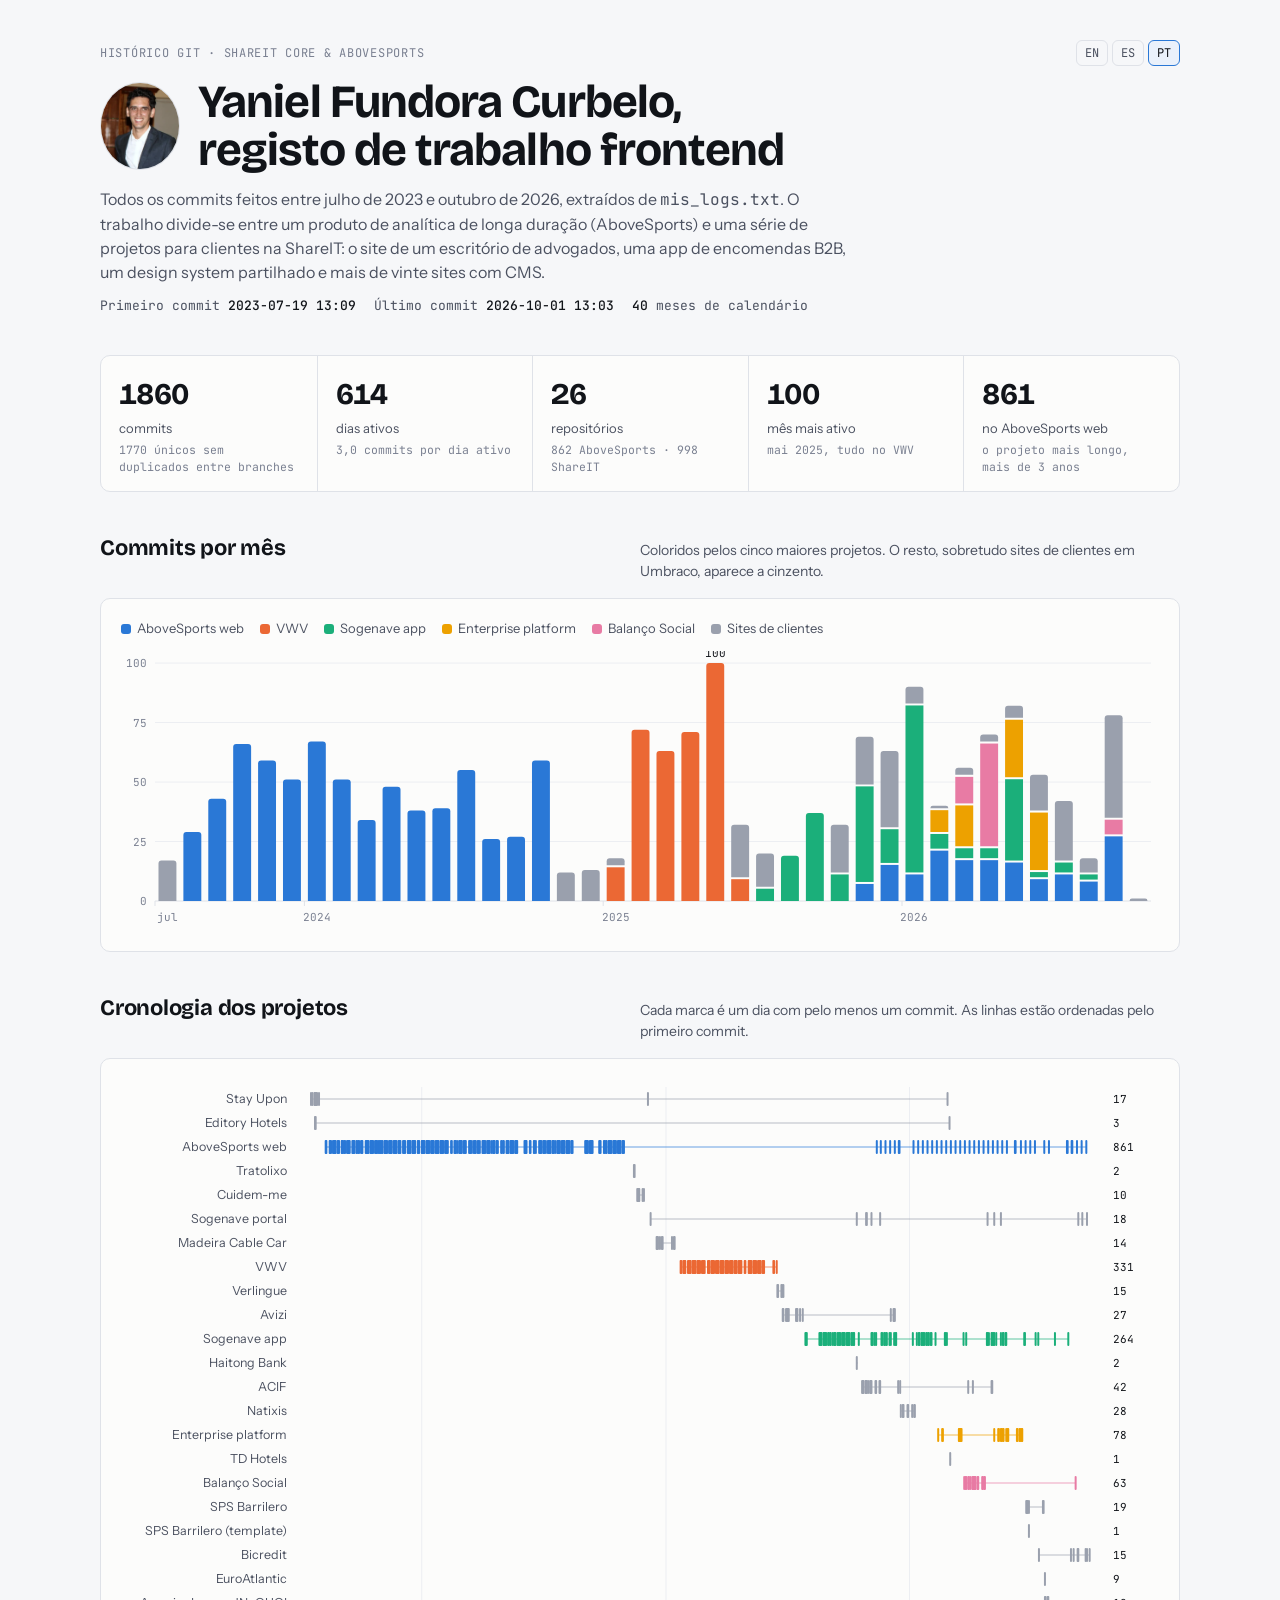
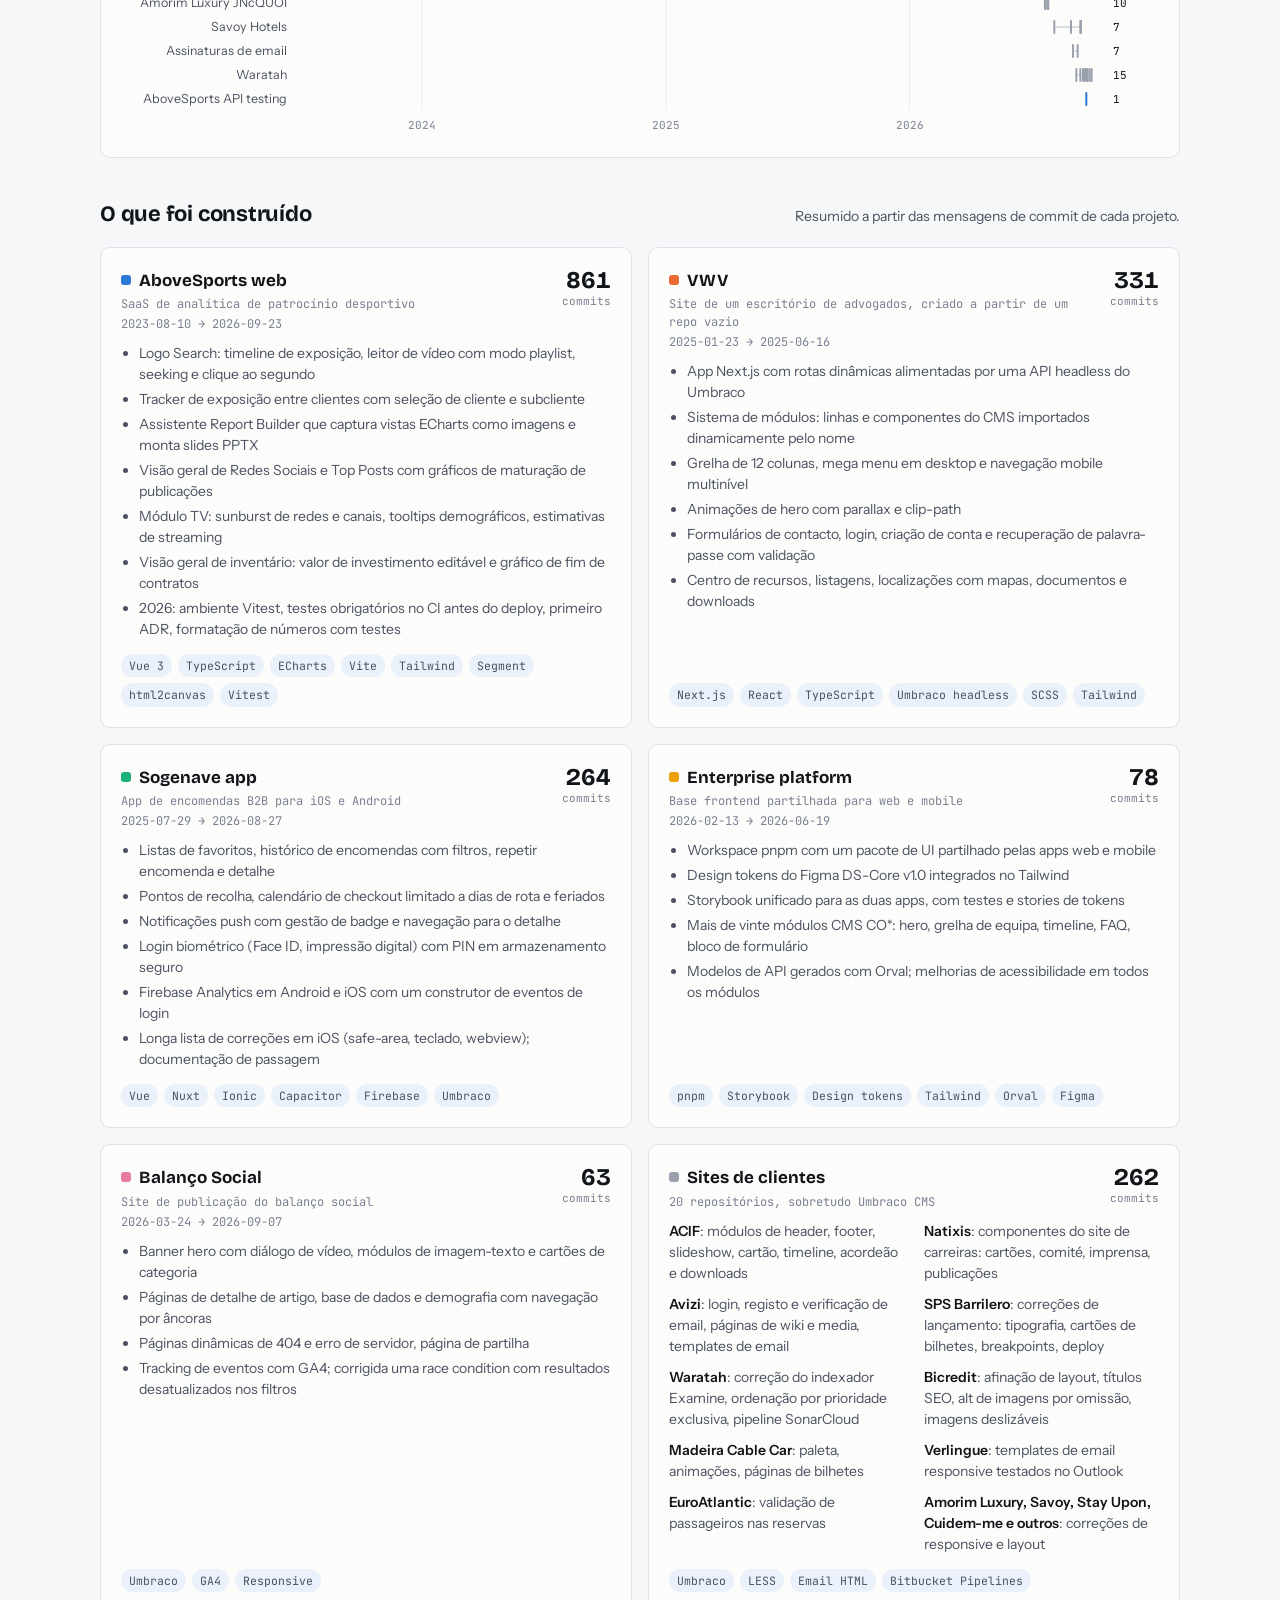
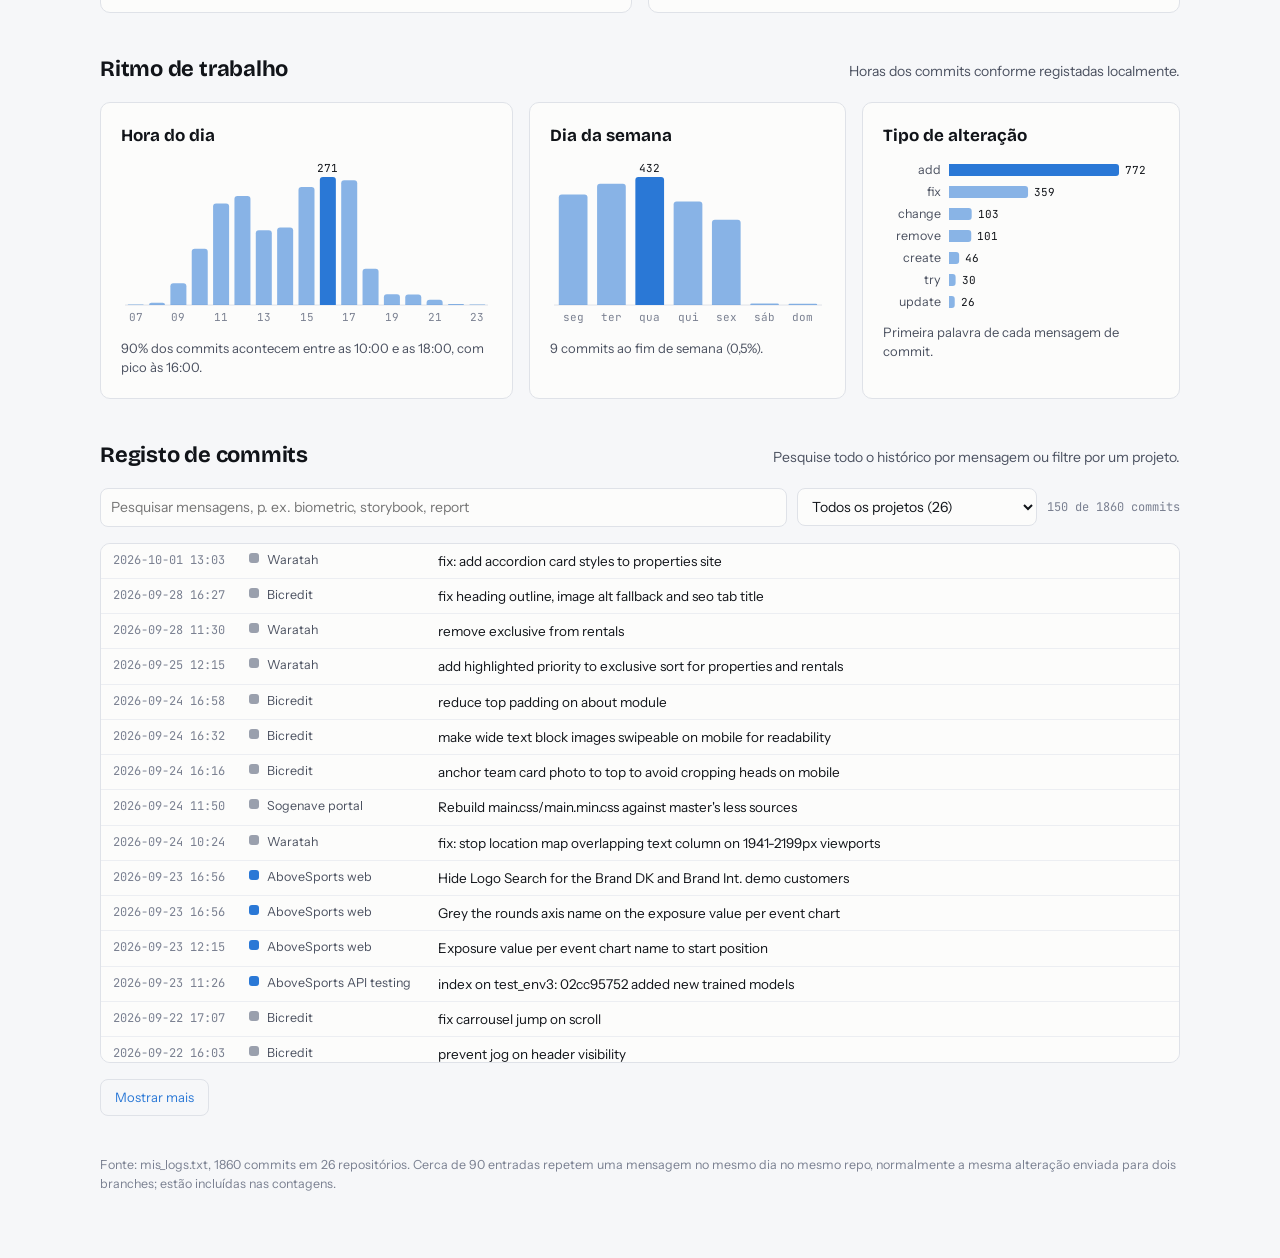
<file: pt/index.html>
<!doctype html>
<html lang="pt">
  <head>
    <meta charset="utf-8" />
    <meta name="viewport" content="width=device-width, initial-scale=1" />
    <title>Yaniel Fundora Curbelo · Programador frontend, registo de trabalho</title>
    <meta
      name="description"
      content="Programador frontend Yaniel Fundora Curbelo: 1860 commits em 26 repositórios (2023–2026). Vue 3, Next.js, React, TypeScript, Ionic e Umbraco para a AboveSports e clientes da ShareIT."
    />
    <meta name="author" content="Yaniel Fundora Curbelo" />
    <link rel="me" href="https://www.linkedin.com/in/yaniel-fundora-curbelo-47762915a/" />
    <link rel="me" href="https://github.com/fun2ra" />
    <meta name="robots" content="index, follow" />
    <link rel="canonical" href="https://fun2ra.github.io/shareit-work-record/pt/" />
    <link rel="alternate" hreflang="en" href="https://fun2ra.github.io/shareit-work-record/" />
    <link rel="alternate" hreflang="es" href="https://fun2ra.github.io/shareit-work-record/es/" />
    <link rel="alternate" hreflang="pt" href="https://fun2ra.github.io/shareit-work-record/pt/" />
    <link rel="alternate" hreflang="x-default" href="https://fun2ra.github.io/shareit-work-record/" />
    <meta property="og:type" content="profile" />
    <meta property="og:url" content="https://fun2ra.github.io/shareit-work-record/pt/" />
    <meta property="og:title" content="Yaniel Fundora Curbelo · Programador frontend, registo de trabalho" />
    <meta
      property="og:description"
      content="1860 commits em 26 repositórios (2023–2026): um SaaS de analítica desportiva, o site de um escritório de advogados, uma app móvel B2B, um design system e mais de 20 sites com CMS."
    />
    <meta property="og:locale" content="pt_PT" />
    <meta property="og:locale:alternate" content="en_US" />
    <meta property="og:locale:alternate" content="es_ES" />
    <meta property="profile:first_name" content="Yaniel" />
    <meta property="profile:last_name" content="Fundora Curbelo" />
    <meta property="og:image" content="https://fun2ra.github.io/shareit-work-record/assets/img/og-image.jpg" />
    <meta property="og:image:type" content="image/jpeg" />
    <meta property="og:image:width" content="1200" />
    <meta property="og:image:height" content="630" />
    <meta property="og:image:alt" content="Yaniel Fundora Curbelo, programador frontend" />
    <meta name="twitter:card" content="summary_large_image" />
    <meta name="twitter:image" content="https://fun2ra.github.io/shareit-work-record/assets/img/og-image.jpg" />
    <meta name="twitter:image:alt" content="Yaniel Fundora Curbelo, programador frontend" />
    <meta name="theme-color" content="#f6f7f9" media="(prefers-color-scheme: light)" />
    <meta name="theme-color" content="#101216" media="(prefers-color-scheme: dark)" />
    <link rel="icon" type="image/svg+xml" href="../assets/img/favicon.svg" />
    <link rel="apple-touch-icon" href="../assets/img/apple-touch-icon.png" />
    <script type="application/ld+json">
      {
        "@context": "https://schema.org",
        "@type": "ProfilePage",
        "url": "https://fun2ra.github.io/shareit-work-record/pt/",
        "name": "Yaniel Fundora Curbelo · Programador frontend, registo de trabalho",
        "primaryImageOfPage": "https://fun2ra.github.io/shareit-work-record/assets/img/og-image.jpg",
        "inLanguage": "pt-PT",
        "dateModified": "2026-10-07",
        "mainEntity": {
          "@type": "Person",
          "name": "Yaniel Fundora Curbelo",
          "alternateName": "Yaniel Curbelo",
          "image": "https://fun2ra.github.io/shareit-work-record/assets/img/avatar-600.jpg",
          "sameAs": ["https://www.linkedin.com/in/yaniel-fundora-curbelo-47762915a/", "https://github.com/fun2ra"],
          "jobTitle": "Programador frontend",
          "worksFor": { "@type": "Organization", "name": "ShareIT" },
          "knowsAbout": ["Vue 3", "Next.js", "React", "TypeScript", "Nuxt", "Ionic", "Capacitor", "ECharts", "Storybook", "Tailwind CSS", "Umbraco", "Design systems"]
        }
      }
    </script>
    <link rel="preconnect" href="https://fonts.googleapis.com" />
    <link rel="preconnect" href="https://fonts.gstatic.com" crossorigin />
    <link
      rel="stylesheet"
      href="https://fonts.googleapis.com/css2?family=Bricolage+Grotesque:opsz,wght@12..96,500;12..96,700&family=Instrument+Sans:wght@400;500;600&family=JetBrains+Mono:wght@400;500&display=swap"
    />
    <link rel="stylesheet" href="../assets/style.css" />
  </head>
  <body>
    <div class="wrap">
      <header>
        <div class="top">
          <div class="eyebrow">Histórico Git · ShareIT Core &amp; AboveSports</div>
          <nav class="lang" aria-label="Idioma">
            <a href="../" hreflang="en">EN</a>
            <a href="../es/" hreflang="es">ES</a>
            <a href="./" hreflang="pt" aria-current="page">PT</a>
          </nav>
        </div>
        <div class="ident">
          <picture>
            <source type="image/webp" srcset="../assets/img/avatar-400.webp" />
            <img class="avatar" src="../assets/img/avatar-400.jpg" width="88" height="88" alt="Yaniel Fundora Curbelo, programador frontend" fetchpriority="high" />
          </picture>
          <h1>Yaniel Fundora Curbelo, registo de trabalho frontend</h1>
        </div>
        <p class="lede">
          Todos os commits feitos entre julho de 2023 e outubro de 2026,
          extraídos de <span class="mono">mis_logs.txt</span>. O trabalho
          divide-se entre um produto de analítica de longa duração
          (AboveSports) e uma série de projetos para clientes na ShareIT: o
          site de um escritório de advogados, uma app de encomendas B2B, um
          design system partilhado e mais de vinte sites com CMS.
        </p>
        <div class="range" id="range"><!--pre:range--><span>Primeiro commit <b>2023-07-19 13:09</b></span><span>Último commit <b>2026-10-01 13:03</b></span><span><b>40</b> meses de calendário</span><!--/pre:range--></div>
      </header>

      <div class="kpis" id="kpis"><!--pre:kpis--><div class="kpi"><div class="v">1860</div><div class="l">commits</div><div class="s">1770 únicos sem duplicados entre branches</div></div><div class="kpi"><div class="v">614</div><div class="l">dias ativos</div><div class="s">3,0 commits por dia ativo</div></div><div class="kpi"><div class="v">26</div><div class="l">repositórios</div><div class="s">862 AboveSports · 998 ShareIT</div></div><div class="kpi"><div class="v">100</div><div class="l">mês mais ativo</div><div class="s">mai 2025, tudo no VWV</div></div><div class="kpi"><div class="v">861</div><div class="l">no AboveSports web</div><div class="s">o projeto mais longo, mais de 3 anos</div></div><!--/pre:kpis--></div>

      <section>
        <div class="sec-head">
          <h2>Commits por mês</h2>
          <p>
            Coloridos pelos cinco maiores projetos. O resto, sobretudo sites
            de clientes em Umbraco, aparece a cinzento.
          </p>
        </div>
        <div class="panel">
          <div class="legend" id="legend-month"><!--pre:legend-month--><span><i style="background:var(--s1)"></i>AboveSports web</span><span><i style="background:var(--s2)"></i>VWV</span><span><i style="background:var(--s3)"></i>Sogenave app</span><span><i style="background:var(--s4)"></i>Enterprise platform</span><span><i style="background:var(--s5)"></i>Balanço Social</span><span><i style="background:var(--s6)"></i>Sites de clientes</span><!--/pre:legend-month--></div>
          <div class="chart" id="chart-month" style="margin-top: 12px"></div>
        </div>
      </section>

      <section>
        <div class="sec-head">
          <h2>Cronologia dos projetos</h2>
          <p>
            Cada marca é um dia com pelo menos um commit. As linhas estão
            ordenadas pelo primeiro commit.
          </p>
        </div>
        <div class="panel"><div class="chart" id="chart-timeline"></div></div>
      </section>

      <section>
        <div class="sec-head">
          <h2>O que foi construído</h2>
          <p>Resumido a partir das mensagens de commit de cada projeto.</p>
        </div>
        <div class="eras" id="eras"><!--pre:eras--><article class="panel era"><div class="era-top"><div class="who"><h3><span class="swatch" style="background:var(--s1)"></span>AboveSports web</h3><div class="meta">SaaS de analítica de patrocínio desportivo</div><div class="meta">2023-08-10 → 2026-09-23</div></div><div class="count">861<small>commits</small></div></div><ul><li>Logo Search: timeline de exposição, leitor de vídeo com modo playlist, seeking e clique ao segundo</li><li>Tracker de exposição entre clientes com seleção de cliente e subcliente</li><li>Assistente Report Builder que captura vistas ECharts como imagens e monta slides PPTX</li><li>Visão geral de Redes Sociais e Top Posts com gráficos de maturação de publicações</li><li>Módulo TV: sunburst de redes e canais, tooltips demográficos, estimativas de streaming</li><li>Visão geral de inventário: valor de investimento editável e gráfico de fim de contratos</li><li>2026: ambiente Vitest, testes obrigatórios no CI antes do deploy, primeiro ADR, formatação de números com testes</li></ul><div class="chips"><span class="chip">Vue 3</span><span class="chip">TypeScript</span><span class="chip">ECharts</span><span class="chip">Vite</span><span class="chip">Tailwind</span><span class="chip">Segment</span><span class="chip">html2canvas</span><span class="chip">Vitest</span></div></article><article class="panel era"><div class="era-top"><div class="who"><h3><span class="swatch" style="background:var(--s2)"></span>VWV</h3><div class="meta">Site de um escritório de advogados, criado a partir de um repo vazio</div><div class="meta">2025-01-23 → 2025-06-16</div></div><div class="count">331<small>commits</small></div></div><ul><li>App Next.js com rotas dinâmicas alimentadas por uma API headless do Umbraco</li><li>Sistema de módulos: linhas e componentes do CMS importados dinamicamente pelo nome</li><li>Grelha de 12 colunas, mega menu em desktop e navegação mobile multinível</li><li>Animações de hero com parallax e clip-path</li><li>Formulários de contacto, login, criação de conta e recuperação de palavra-passe com validação</li><li>Centro de recursos, listagens, localizações com mapas, documentos e downloads</li></ul><div class="chips"><span class="chip">Next.js</span><span class="chip">React</span><span class="chip">TypeScript</span><span class="chip">Umbraco headless</span><span class="chip">SCSS</span><span class="chip">Tailwind</span></div></article><article class="panel era"><div class="era-top"><div class="who"><h3><span class="swatch" style="background:var(--s3)"></span>Sogenave app</h3><div class="meta">App de encomendas B2B para iOS e Android</div><div class="meta">2025-07-29 → 2026-08-27</div></div><div class="count">264<small>commits</small></div></div><ul><li>Listas de favoritos, histórico de encomendas com filtros, repetir encomenda e detalhe</li><li>Pontos de recolha, calendário de checkout limitado a dias de rota e feriados</li><li>Notificações push com gestão de badge e navegação para o detalhe</li><li>Login biométrico (Face ID, impressão digital) com PIN em armazenamento seguro</li><li>Firebase Analytics em Android e iOS com um construtor de eventos de login</li><li>Longa lista de correções em iOS (safe-area, teclado, webview); documentação de passagem</li></ul><div class="chips"><span class="chip">Vue</span><span class="chip">Nuxt</span><span class="chip">Ionic</span><span class="chip">Capacitor</span><span class="chip">Firebase</span><span class="chip">Umbraco</span></div></article><article class="panel era"><div class="era-top"><div class="who"><h3><span class="swatch" style="background:var(--s4)"></span>Enterprise platform</h3><div class="meta">Base frontend partilhada para web e mobile</div><div class="meta">2026-02-13 → 2026-06-19</div></div><div class="count">78<small>commits</small></div></div><ul><li>Workspace pnpm com um pacote de UI partilhado pelas apps web e mobile</li><li>Design tokens do Figma DS-Core v1.0 integrados no Tailwind</li><li>Storybook unificado para as duas apps, com testes e stories de tokens</li><li>Mais de vinte módulos CMS CO*: hero, grelha de equipa, timeline, FAQ, bloco de formulário</li><li>Modelos de API gerados com Orval; melhorias de acessibilidade em todos os módulos</li></ul><div class="chips"><span class="chip">pnpm</span><span class="chip">Storybook</span><span class="chip">Design tokens</span><span class="chip">Tailwind</span><span class="chip">Orval</span><span class="chip">Figma</span></div></article><article class="panel era"><div class="era-top"><div class="who"><h3><span class="swatch" style="background:var(--s5)"></span>Balanço Social</h3><div class="meta">Site de publicação do balanço social</div><div class="meta">2026-03-24 → 2026-09-07</div></div><div class="count">63<small>commits</small></div></div><ul><li>Banner hero com diálogo de vídeo, módulos de imagem-texto e cartões de categoria</li><li>Páginas de detalhe de artigo, base de dados e demografia com navegação por âncoras</li><li>Páginas dinâmicas de 404 e erro de servidor, página de partilha</li><li>Tracking de eventos com GA4; corrigida uma race condition com resultados desatualizados nos filtros</li></ul><div class="chips"><span class="chip">Umbraco</span><span class="chip">GA4</span><span class="chip">Responsive</span></div></article><article class="panel era"><div class="era-top"><div class="who"><h3><span class="swatch" style="background:var(--s6)"></span>Sites de clientes</h3><div class="meta">20 repositórios, sobretudo Umbraco CMS</div></div><div class="count">262<small>commits</small></div></div><div class="sites"><div><b>ACIF</b>: módulos de header, footer, slideshow, cartão, timeline, acordeão e downloads</div><div><b>Natixis</b>: componentes do site de carreiras: cartões, comité, imprensa, publicações</div><div><b>Avizi</b>: login, registo e verificação de email, páginas de wiki e media, templates de email</div><div><b>SPS Barrilero</b>: correções de lançamento: tipografia, cartões de bilhetes, breakpoints, deploy</div><div><b>Waratah</b>: correção do indexador Examine, ordenação por prioridade exclusiva, pipeline SonarCloud</div><div><b>Bicredit</b>: afinação de layout, títulos SEO, alt de imagens por omissão, imagens deslizáveis</div><div><b>Madeira Cable Car</b>: paleta, animações, páginas de bilhetes</div><div><b>Verlingue</b>: templates de email responsive testados no Outlook</div><div><b>EuroAtlantic</b>: validação de passageiros nas reservas</div><div><b>Amorim Luxury, Savoy, Stay Upon, Cuidem-me e outros</b>: correções de responsive e layout</div></div><div class="chips"><span class="chip">Umbraco</span><span class="chip">LESS</span><span class="chip">Email HTML</span><span class="chip">Bitbucket Pipelines</span></div></article><!--/pre:eras--></div>
      </section>

      <section>
        <div class="sec-head">
          <h2>Ritmo de trabalho</h2>
          <p>Horas dos commits conforme registadas localmente.</p>
        </div>
        <div class="trio">
          <div class="panel">
            <h3>Hora do dia</h3>
            <div class="chart" id="chart-hour"></div>
            <p class="note" id="note-hour"><!--pre:note-hour-->90% dos commits acontecem entre as 10:00 e as 18:00, com pico às 16:00.<!--/pre:note-hour--></p>
          </div>
          <div class="panel">
            <h3>Dia da semana</h3>
            <div class="chart" id="chart-week"></div>
            <p class="note" id="note-week"><!--pre:note-week-->9 commits ao fim de semana (0,5%).<!--/pre:note-week--></p>
          </div>
          <div class="panel">
            <h3>Tipo de alteração</h3>
            <div class="chart" id="chart-verb"></div>
            <p class="note">Primeira palavra de cada mensagem de commit.</p>
          </div>
        </div>
      </section>

      <section>
        <div class="sec-head">
          <h2>Registo de commits</h2>
          <p>
            Pesquise todo o histórico por mensagem ou filtre por um projeto.
          </p>
        </div>
        <div class="log-controls">
          <input
            id="q"
            type="search"
            placeholder="Pesquisar mensagens, p. ex. biometric, storybook, report"
            aria-label="Pesquisar nas mensagens de commit"
          />
          <select id="repo" aria-label="Filtrar por projeto"><!--pre:repo--><option value="">Todos os projetos (26)</option><option value="AboveSports/web">AboveSports web · 861</option><option value="ShareIT Core/vwv">VWV · 331</option><option value="ShareIT Core/sogenave-app">Sogenave app · 264</option><option value="ShareIT Core/shareit-enterprise-platform">Enterprise platform · 78</option><option value="ShareIT Core/balanco-social">Balanço Social · 63</option><option value="ShareIT Core/acif">ACIF · 42</option><option value="ShareIT Core/natixis">Natixis · 28</option><option value="ShareIT Core/avizi">Avizi · 27</option><option value="ShareIT Core/sps-barrilero">SPS Barrilero · 19</option><option value="ShareIT Core/sogenave">Sogenave portal · 18</option><option value="ShareIT Core/stayupon">Stay Upon · 17</option><option value="ShareIT Core/verlingue">Verlingue · 15</option><option value="ShareIT Core/bicredit">Bicredit · 15</option><option value="ShareIT Core/waratah">Waratah · 15</option><option value="ShareIT Core/madeira-cablecar">Madeira Cable Car · 14</option><option value="ShareIT Core/cuidem-me">Cuidem-me · 10</option><option value="ShareIT Core/amorim-luxury-jncquoi">Amorim Luxury JNcQUOI · 10</option><option value="ShareIT Core/euroatlantic">EuroAtlantic · 9</option><option value="ShareIT Core/savoy-hotels">Savoy Hotels · 7</option><option value="ShareIT Core/email_templates">Assinaturas de email · 7</option><option value="ShareIT Core/editory-hotels">Editory Hotels · 3</option><option value="ShareIT Core/tratolixo">Tratolixo · 2</option><option value="ShareIT Core/haitong-bank">Haitong Bank · 2</option><option value="ShareIT Core/td-hotels">TD Hotels · 1</option><option value="ShareIT Core/Spsbarrilero-repo">SPS Barrilero (template) · 1</option><option value="AboveSports/api_testing">AboveSports API testing · 1</option><!--/pre:repo--></select>
          <span class="log-count" id="log-count"><!--pre:log-count-->150 de 1860 commits<!--/pre:log-count--></span>
        </div>
        <div class="log">
          <table>
            <tbody id="log-body"><!--pre:log-body--><tr><td class="d">2026-10-01 13:03</td><td class="p"><span class="swatch" style="background:var(--s6)"></span>Waratah</td><td class="m">fix: add accordion card styles to properties site</td></tr><tr><td class="d">2026-09-28 16:27</td><td class="p"><span class="swatch" style="background:var(--s6)"></span>Bicredit</td><td class="m">fix heading outline, image alt fallback and seo tab title</td></tr><tr><td class="d">2026-09-28 11:30</td><td class="p"><span class="swatch" style="background:var(--s6)"></span>Waratah</td><td class="m">remove exclusive from rentals</td></tr><tr><td class="d">2026-09-25 12:15</td><td class="p"><span class="swatch" style="background:var(--s6)"></span>Waratah</td><td class="m">add highlighted priority to exclusive sort for properties and rentals</td></tr><tr><td class="d">2026-09-24 16:58</td><td class="p"><span class="swatch" style="background:var(--s6)"></span>Bicredit</td><td class="m">reduce top padding on about module</td></tr><tr><td class="d">2026-09-24 16:32</td><td class="p"><span class="swatch" style="background:var(--s6)"></span>Bicredit</td><td class="m">make wide text block images swipeable on mobile for readability</td></tr><tr><td class="d">2026-09-24 16:16</td><td class="p"><span class="swatch" style="background:var(--s6)"></span>Bicredit</td><td class="m">anchor team card photo to top to avoid cropping heads on mobile</td></tr><tr><td class="d">2026-09-24 11:50</td><td class="p"><span class="swatch" style="background:var(--s6)"></span>Sogenave portal</td><td class="m">Rebuild main.css/main.min.css against master's less sources</td></tr><tr><td class="d">2026-09-24 10:24</td><td class="p"><span class="swatch" style="background:var(--s6)"></span>Waratah</td><td class="m">fix: stop location map overlapping text column on 1941-2199px viewports</td></tr><tr><td class="d">2026-09-23 16:56</td><td class="p"><span class="swatch" style="background:var(--s1)"></span>AboveSports web</td><td class="m">Hide Logo Search for the Brand DK and Brand Int. demo customers</td></tr><tr><td class="d">2026-09-23 16:56</td><td class="p"><span class="swatch" style="background:var(--s1)"></span>AboveSports web</td><td class="m">Grey the rounds axis name on the exposure value per event chart</td></tr><tr><td class="d">2026-09-23 12:15</td><td class="p"><span class="swatch" style="background:var(--s1)"></span>AboveSports web</td><td class="m">Exposure value per event chart name to start position</td></tr><tr><td class="d">2026-09-23 11:26</td><td class="p"><span class="swatch" style="background:var(--s1)"></span>AboveSports API testing</td><td class="m">index on test_env3: 02cc95752 added new trained models</td></tr><tr><td class="d">2026-09-22 17:07</td><td class="p"><span class="swatch" style="background:var(--s6)"></span>Bicredit</td><td class="m">fix carrousel jump on scroll</td></tr><tr><td class="d">2026-09-22 16:03</td><td class="p"><span class="swatch" style="background:var(--s6)"></span>Bicredit</td><td class="m">prevent jog on header visibility</td></tr><tr><td class="d">2026-09-22 10:49</td><td class="p"><span class="swatch" style="background:var(--s6)"></span>Waratah</td><td class="m">revert: restore bitbucket-pipelines.yml to pre-merge state</td></tr><tr><td class="d">2026-09-22 10:43</td><td class="p"><span class="swatch" style="background:var(--s6)"></span>Waratah</td><td class="m">fix: remove empty master pipeline until SONAR_TOKEN is fixed</td></tr><tr><td class="d">2026-09-22 10:10</td><td class="p"><span class="swatch" style="background:var(--s6)"></span>Waratah</td><td class="m">fix: bump sonarcloud-scan pipe to 4.1.0 for Java 21 requirement</td></tr><tr><td class="d">2026-09-22 10:00</td><td class="p"><span class="swatch" style="background:var(--s6)"></span>Waratah</td><td class="m">fix: re-enable SonarCloud steps on master pipeline</td></tr><tr><td class="d">2026-09-21 10:36</td><td class="p"><span class="swatch" style="background:var(--s6)"></span>Waratah</td><td class="m">add 48px spacing between title and filters bar on rentals listings</td></tr><tr><td class="d">2026-09-21 09:44</td><td class="p"><span class="swatch" style="background:var(--s6)"></span>Waratah</td><td class="m">Revert &quot;increase spacing in search bar to 68px&quot;</td></tr><tr><td class="d">2026-09-18 09:38</td><td class="p"><span class="swatch" style="background:var(--s6)"></span>Waratah</td><td class="m">increase spacing in search bar to 68px</td></tr><tr><td class="d">2026-09-17 14:41</td><td class="p"><span class="swatch" style="background:var(--s6)"></span>Sogenave portal</td><td class="m">Fix hero banner copy overflow, CTA deformation and logo/arrow overlap</td></tr><tr><td class="d">2026-09-17 14:41</td><td class="p"><span class="swatch" style="background:var(--s6)"></span>Sogenave portal</td><td class="m">Fix hero banner copy overflow, CTA deformation and logo/arrow overlap</td></tr><tr><td class="d">2026-09-16 16:01</td><td class="p"><span class="swatch" style="background:var(--s1)"></span>AboveSports web</td><td class="m">Show every top post the endpoint returns, not just the first</td></tr><tr><td class="d">2026-09-16 14:17</td><td class="p"><span class="swatch" style="background:var(--s1)"></span>AboveSports web</td><td class="m">Show top post exposure value whenever a single partner is selected</td></tr><tr><td class="d">2026-09-16 13:08</td><td class="p"><span class="swatch" style="background:var(--s1)"></span>AboveSports web</td><td class="m">Keep top post exposure value hidden under All Partners after a reload</td></tr><tr><td class="d">2026-09-16 10:50</td><td class="p"><span class="swatch" style="background:var(--s1)"></span>AboveSports web</td><td class="m">Restore the reports feature-selection clearing lost in a merge</td></tr><tr><td class="d">2026-09-15 12:10</td><td class="p"><span class="swatch" style="background:var(--s6)"></span>Savoy Hotels</td><td class="m">Reapply &quot;fix homepage componet filter&quot;</td></tr><tr><td class="d">2026-09-14 21:33</td><td class="p"><span class="swatch" style="background:var(--s6)"></span>Savoy Hotels</td><td class="m">Revert &quot;fix homepage componet filter&quot;</td></tr><tr><td class="d">2026-09-14 17:48</td><td class="p"><span class="swatch" style="background:var(--s6)"></span>Savoy Hotels</td><td class="m">fix homepage componet filter</td></tr><tr><td class="d">2026-09-14 12:46</td><td class="p"><span class="swatch" style="background:var(--s6)"></span>Waratah</td><td class="m">add full width accordion card component</td></tr><tr><td class="d">2026-09-14 10:59</td><td class="p"><span class="swatch" style="background:var(--s6)"></span>Waratah</td><td class="m">put search form spacing at 48px</td></tr><tr><td class="d">2026-09-11 17:20</td><td class="p"><span class="swatch" style="background:var(--s6)"></span>Sogenave portal</td><td class="m">fix app port blocked</td></tr><tr><td class="d">2026-09-11 17:20</td><td class="p"><span class="swatch" style="background:var(--s6)"></span>Sogenave portal</td><td class="m">fix app port blocked</td></tr><tr><td class="d">2026-09-11 16:41</td><td class="p"><span class="swatch" style="background:var(--s6)"></span>Sogenave portal</td><td class="m">add conatained banner images</td></tr><tr><td class="d">2026-09-11 16:41</td><td class="p"><span class="swatch" style="background:var(--s6)"></span>Sogenave portal</td><td class="m">add conatained banner images</td></tr><tr><td class="d">2026-09-11 12:59</td><td class="p"><span class="swatch" style="background:var(--s6)"></span>Bicredit</td><td class="m">add link into forms</td></tr><tr><td class="d">2026-09-10 20:23</td><td class="p"><span class="swatch" style="background:var(--s6)"></span>Bicredit</td><td class="m">Revert text align justify from rich text editor data types</td></tr><tr><td class="d">2026-09-10 20:23</td><td class="p"><span class="swatch" style="background:var(--s6)"></span>Bicredit</td><td class="m">Revert text align justify from rich text editor data types</td></tr><tr><td class="d">2026-09-10 17:33</td><td class="p"><span class="swatch" style="background:var(--s6)"></span>Assinaturas de email</td><td class="m">Trim the Serenity client reply to just the three changes</td></tr><tr><td class="d">2026-09-10 17:33</td><td class="p"><span class="swatch" style="background:var(--s6)"></span>Assinaturas de email</td><td class="m">Pin header colours with CSS instead of hosted images</td></tr><tr><td class="d">2026-09-10 17:32</td><td class="p"><span class="swatch" style="background:var(--s6)"></span>Bicredit</td><td class="m">change breadcrumbs hover color and add text align justify to rich text editor</td></tr><tr><td class="d">2026-09-10 15:39</td><td class="p"><span class="swatch" style="background:var(--s6)"></span>Bicredit</td><td class="m">change FeatireGrid default text size, add media base url, and add footer home page link</td></tr><tr><td class="d">2026-09-10 11:49</td><td class="p"><span class="swatch" style="background:var(--s6)"></span>Assinaturas de email</td><td class="m">Serenity: remove divider, enlarge award seal, underline footer links</td></tr><tr><td class="d">2026-09-09 21:24</td><td class="p"><span class="swatch" style="background:var(--s1)"></span>AboveSports web</td><td class="m">Match report customers by guid, not by brand name</td></tr><tr><td class="d">2026-09-09 21:24</td><td class="p"><span class="swatch" style="background:var(--s1)"></span>AboveSports web</td><td class="m">Match report customers by guid, not by brand name</td></tr><tr><td class="d">2026-09-09 21:24</td><td class="p"><span class="swatch" style="background:var(--s1)"></span>AboveSports web</td><td class="m">Match report customers by guid, not by brand name</td></tr><tr><td class="d">2026-09-09 17:28</td><td class="p"><span class="swatch" style="background:var(--s1)"></span>AboveSports web</td><td class="m">Revert &quot;Guard report generation against a second overlapping submit&quot;</td></tr><tr><td class="d">2026-09-09 17:11</td><td class="p"><span class="swatch" style="background:var(--s1)"></span>AboveSports web</td><td class="m">Guard report generation against a second overlapping submit</td></tr><tr><td class="d">2026-09-09 15:26</td><td class="p"><span class="swatch" style="background:var(--s1)"></span>AboveSports web</td><td class="m">Fix reports being generated with blank charts</td></tr><tr><td class="d">2026-09-09 15:26</td><td class="p"><span class="swatch" style="background:var(--s1)"></span>AboveSports web</td><td class="m">Fix reports being generated with blank charts</td></tr><tr><td class="d">2026-09-09 15:26</td><td class="p"><span class="swatch" style="background:var(--s1)"></span>AboveSports web</td><td class="m">Fix reports being generated with blank charts</td></tr><tr><td class="d">2026-09-08 15:49</td><td class="p"><span class="swatch" style="background:var(--s6)"></span>Waratah</td><td class="m">Fix stale Examine indexer values by reading from ValueSet instead of NuCache</td></tr><tr><td class="d">2026-09-08 12:13</td><td class="p"><span class="swatch" style="background:var(--s6)"></span>Waratah</td><td class="m">add exclusive priority sort</td></tr><tr><td class="d">2026-09-07 20:40</td><td class="p"><span class="swatch" style="background:var(--s5)"></span>Balanço Social</td><td class="m">Document known ReportSearchClient filter race condition in project memory.</td></tr><tr><td class="d">2026-09-07 17:55</td><td class="p"><span class="swatch" style="background:var(--s5)"></span>Balanço Social</td><td class="m">index on feature/client-services: 1c998db fix view infographic translation</td></tr><tr><td class="d">2026-09-07 17:54</td><td class="p"><span class="swatch" style="background:var(--s5)"></span>Balanço Social</td><td class="m">Fix stale report data when combining category, year and theme filters.</td></tr><tr><td class="d">2026-09-07 16:54</td><td class="p"><span class="swatch" style="background:var(--s5)"></span>Balanço Social</td><td class="m">fix view infographic translation</td></tr><tr><td class="d">2026-09-07 15:49</td><td class="p"><span class="swatch" style="background:var(--s5)"></span>Balanço Social</td><td class="m">Fix CategoryCards deformation on window resize.</td></tr><tr><td class="d">2026-09-07 15:49</td><td class="p"><span class="swatch" style="background:var(--s5)"></span>Balanço Social</td><td class="m">Fix CategoryCards deformation on window resize.</td></tr><tr><td class="d">2026-09-07 15:17</td><td class="p"><span class="swatch" style="background:var(--s5)"></span>Balanço Social</td><td class="m">Add hd breakpoint at 1200px and switch header nav there.</td></tr><tr><td class="d">2026-09-04 11:24</td><td class="p"><span class="swatch" style="background:var(--s6)"></span>Bicredit</td><td class="m">fix textBlock align, solutionCard wrap text and ctaBanner backgtound image</td></tr><tr><td class="d">2026-09-03 15:01</td><td class="p"><span class="swatch" style="background:var(--s6)"></span>Assinaturas de email</td><td class="m">Revert to the image-pin approach; scope the signature to injection only</td></tr><tr><td class="d">2026-09-03 11:19</td><td class="p"><span class="swatch" style="background:var(--s6)"></span>Assinaturas de email</td><td class="m">Replace the dark-mode hack stack with the standard approach</td></tr><tr><td class="d">2026-09-03 10:53</td><td class="p"><span class="swatch" style="background:var(--s6)"></span>Assinaturas de email</td><td class="m">Inline the header colour pins as data: URIs instead of hosted images</td></tr><tr><td class="d">2026-09-03 10:45</td><td class="p"><span class="swatch" style="background:var(--s6)"></span>Assinaturas de email</td><td class="m">Initial commit: Solfarcos and Serenity email signature templates</td></tr><tr><td class="d">2026-09-02 18:04</td><td class="p"><span class="swatch" style="background:var(--s1)"></span>AboveSports web</td><td class="m">Spec the timezone bug and the formatting consolidation</td></tr><tr><td class="d">2026-09-02 18:04</td><td class="p"><span class="swatch" style="background:var(--s1)"></span>AboveSports web</td><td class="m">Route viewer counts through a shared, tested number formatter</td></tr><tr><td class="d">2026-09-02 18:03</td><td class="p"><span class="swatch" style="background:var(--s1)"></span>AboveSports web</td><td class="m">Protect money and date formatting with tests</td></tr><tr><td class="d">2026-09-02 18:02</td><td class="p"><span class="swatch" style="background:var(--s1)"></span>AboveSports web</td><td class="m">Record ADR 0001 on what triggers a Testing 3 deploy</td></tr><tr><td class="d">2026-09-02 12:53</td><td class="p"><span class="swatch" style="background:var(--s1)"></span>AboveSports web</td><td class="m">Revert &quot;TEMPORARY: break one assertion to verify the deploy gate&quot;</td></tr><tr><td class="d">2026-09-02 12:51</td><td class="p"><span class="swatch" style="background:var(--s1)"></span>AboveSports web</td><td class="m">TEMPORARY: break one assertion to verify the deploy gate</td></tr><tr><td class="d">2026-09-02 12:29</td><td class="p"><span class="swatch" style="background:var(--s1)"></span>AboveSports web</td><td class="m">Rescope the CI gate from pull requests to the deploy</td></tr><tr><td class="d">2026-09-02 12:29</td><td class="p"><span class="swatch" style="background:var(--s1)"></span>AboveSports web</td><td class="m">Run the tests before the Testing 3 deploy</td></tr><tr><td class="d">2026-09-02 12:29</td><td class="p"><span class="swatch" style="background:var(--s1)"></span>AboveSports web</td><td class="m">Add a Vitest harness with one reference spec</td></tr><tr><td class="d">2026-09-01 12:52</td><td class="p"><span class="swatch" style="background:var(--s1)"></span>AboveSports web</td><td class="m">Align Exposure Value per Event chart typography</td></tr><tr><td class="d">2026-09-01 11:11</td><td class="p"><span class="swatch" style="background:var(--s1)"></span>AboveSports web</td><td class="m">Keep test_env3's deploy/container config, drop release_candidate's infra changes</td></tr><tr><td class="d">2026-09-01 09:57</td><td class="p"><span class="swatch" style="background:var(--s1)"></span>AboveSports web</td><td class="m">index on test_env3: 3526e82b chore: retrigger test_env3 deployment for #182 (push trigger did not fire automatically on merge)</td></tr><tr><td class="d">2026-08-31 20:25</td><td class="p"><span class="swatch" style="background:var(--s6)"></span>Savoy Hotels</td><td class="m">Confine reserve contact form blue panel to container width</td></tr><tr><td class="d">2026-08-31 17:34</td><td class="p"><span class="swatch" style="background:var(--s6)"></span>Savoy Hotels</td><td class="m">Center reserve contact form within its component</td></tr><tr><td class="d">2026-08-31 12:20</td><td class="p"><span class="swatch" style="background:var(--s6)"></span>Bicredit</td><td class="m">fix row backgound color, hero banner spacing and social media icon size</td></tr><tr><td class="d">2026-08-31 10:54</td><td class="p"><span class="swatch" style="background:var(--s6)"></span>Bicredit</td><td class="m">remove background circle in social media icons</td></tr><tr><td class="d">2026-08-27 10:15</td><td class="p"><span class="swatch" style="background:var(--s3)"></span>Sogenave app</td><td class="m">update firebase analytics configuration</td></tr><tr><td class="d">2026-08-27 10:15</td><td class="p"><span class="swatch" style="background:var(--s3)"></span>Sogenave app</td><td class="m">update firebase analytics configuration</td></tr><tr><td class="d">2026-08-26 16:47</td><td class="p"><span class="swatch" style="background:var(--s1)"></span>AboveSports web</td><td class="m">chore: retrigger test_env3 deployment for #182 (push trigger did not fire automatically on merge)</td></tr><tr><td class="d">2026-08-26 16:35</td><td class="p"><span class="swatch" style="background:var(--s1)"></span>AboveSports web</td><td class="m">Fix missing donut chart on Exposure on Posts and Total Engagements</td></tr><tr><td class="d">2026-08-26 12:22</td><td class="p"><span class="swatch" style="background:var(--s1)"></span>AboveSports web</td><td class="m">Ignore .scratch directory</td></tr><tr><td class="d">2026-08-26 12:21</td><td class="p"><span class="swatch" style="background:var(--s1)"></span>AboveSports web</td><td class="m">Fix Social Media overview intermittently showing &quot;No data&quot;</td></tr><tr><td class="d">2026-08-25 12:16</td><td class="p"><span class="swatch" style="background:var(--s1)"></span>AboveSports web</td><td class="m">Fix testing-3 deploy: commit lockfile, relax stale exact pins</td></tr><tr><td class="d">2026-08-25 12:16</td><td class="p"><span class="swatch" style="background:var(--s1)"></span>AboveSports web</td><td class="m">Fix testing-3 deploy: commit lockfile, relax stale exact pins</td></tr><tr><td class="d">2026-08-25 12:16</td><td class="p"><span class="swatch" style="background:var(--s1)"></span>AboveSports web</td><td class="m">Fix testing-3 deploy: commit lockfile, relax stale exact pins</td></tr><tr><td class="d">2026-08-25 12:16</td><td class="p"><span class="swatch" style="background:var(--s1)"></span>AboveSports web</td><td class="m">Fix testing-3 deploy: commit lockfile, relax stale exact pins</td></tr><tr><td class="d">2026-08-25 10:46</td><td class="p"><span class="swatch" style="background:var(--s1)"></span>AboveSports web</td><td class="m">force deploy on testing 3</td></tr><tr><td class="d">2026-08-07 17:23</td><td class="p"><span class="swatch" style="background:var(--s3)"></span>Sogenave app</td><td class="m">remove logs from orders filter</td></tr><tr><td class="d">2026-08-06 17:02</td><td class="p"><span class="swatch" style="background:var(--s6)"></span>Savoy Hotels</td><td class="m">change contact form spacing</td></tr><tr><td class="d">2026-08-06 16:16</td><td class="p"><span class="swatch" style="background:var(--s6)"></span>Savoy Hotels</td><td class="m">center reserve form</td></tr><tr><td class="d">2026-07-29 17:29</td><td class="p"><span class="swatch" style="background:var(--s1)"></span>AboveSports web</td><td class="m">create refactor strategy</td></tr><tr><td class="d">2026-07-29 17:29</td><td class="p"><span class="swatch" style="background:var(--s1)"></span>AboveSports web</td><td class="m">create refactor strategy</td></tr><tr><td class="d">2026-07-29 17:29</td><td class="p"><span class="swatch" style="background:var(--s1)"></span>AboveSports web</td><td class="m">create refactor strategy</td></tr><tr><td class="d">2026-07-28 14:45</td><td class="p"><span class="swatch" style="background:var(--s6)"></span>Amorim Luxury JNcQUOI</td><td class="m">font inter for insterest form</td></tr><tr><td class="d">2026-07-28 13:05</td><td class="p"><span class="swatch" style="background:var(--s6)"></span>Amorim Luxury JNcQUOI</td><td class="m">add font inter to all forms labels</td></tr><tr><td class="d">2026-07-28 10:28</td><td class="p"><span class="swatch" style="background:var(--s6)"></span>Amorim Luxury JNcQUOI</td><td class="m">change add adress button position and remove text center from confirmation message</td></tr><tr><td class="d">2026-07-27 17:11</td><td class="p"><span class="swatch" style="background:var(--s6)"></span>Amorim Luxury JNcQUOI</td><td class="m">change nav bar layput styles</td></tr><tr><td class="d">2026-07-27 16:33</td><td class="p"><span class="swatch" style="background:var(--s6)"></span>Amorim Luxury JNcQUOI</td><td class="m">fix form field font family</td></tr><tr><td class="d">2026-07-27 13:08</td><td class="p"><span class="swatch" style="background:var(--s6)"></span>Amorim Luxury JNcQUOI</td><td class="m">fix border in how may selector and fix inter font imports</td></tr><tr><td class="d">2026-07-24 17:00</td><td class="p"><span class="swatch" style="background:var(--s6)"></span>Amorim Luxury JNcQUOI</td><td class="m">fix padding and border in profile intro and sunbed detail</td></tr><tr><td class="d">2026-07-24 13:22</td><td class="p"><span class="swatch" style="background:var(--s6)"></span>Amorim Luxury JNcQUOI</td><td class="m">change font weigth on action detail button</td></tr><tr><td class="d">2026-07-24 12:34</td><td class="p"><span class="swatch" style="background:var(--s6)"></span>Amorim Luxury JNcQUOI</td><td class="m">remove bottom padding on main tag</td></tr><tr><td class="d">2026-07-23 17:50</td><td class="p"><span class="swatch" style="background:var(--s6)"></span>EuroAtlantic</td><td class="m">Revert passenger default removal and booking validation (PR #164).</td></tr><tr><td class="d">2026-07-23 15:53</td><td class="p"><span class="swatch" style="background:var(--s6)"></span>EuroAtlantic</td><td class="m">add has minor passagnger rules do avaible booking</td></tr><tr><td class="d">2026-07-23 15:53</td><td class="p"><span class="swatch" style="background:var(--s6)"></span>EuroAtlantic</td><td class="m">add has minor passagnger rules do avaible booking</td></tr><tr><td class="d">2026-07-23 14:14</td><td class="p"><span class="swatch" style="background:var(--s6)"></span>EuroAtlantic</td><td class="m">remove unused imports</td></tr><tr><td class="d">2026-07-23 14:14</td><td class="p"><span class="swatch" style="background:var(--s6)"></span>EuroAtlantic</td><td class="m">remove unused imports</td></tr><tr><td class="d">2026-07-23 14:13</td><td class="p"><span class="swatch" style="background:var(--s6)"></span>EuroAtlantic</td><td class="m">add zero passengers booking validation</td></tr><tr><td class="d">2026-07-23 14:13</td><td class="p"><span class="swatch" style="background:var(--s6)"></span>EuroAtlantic</td><td class="m">add zero passengers booking validation</td></tr><tr><td class="d">2026-07-23 13:06</td><td class="p"><span class="swatch" style="background:var(--s6)"></span>Amorim Luxury JNcQUOI</td><td class="m">fix issues font on login flow</td></tr><tr><td class="d">2026-07-23 11:53</td><td class="p"><span class="swatch" style="background:var(--s6)"></span>EuroAtlantic</td><td class="m">remove first adult passenger per default</td></tr><tr><td class="d">2026-07-23 11:53</td><td class="p"><span class="swatch" style="background:var(--s6)"></span>EuroAtlantic</td><td class="m">remove first adult passenger per default</td></tr><tr><td class="d">2026-07-22 11:49</td><td class="p"><span class="swatch" style="background:var(--s1)"></span>AboveSports web</td><td class="m">fix reactivity issue with showTotalExposureValues on topPostValues</td></tr><tr><td class="d">2026-07-22 11:49</td><td class="p"><span class="swatch" style="background:var(--s1)"></span>AboveSports web</td><td class="m">fix reactivity issue with showTotalExposureValues on topPostValues</td></tr><tr><td class="d">2026-07-21 16:25</td><td class="p"><span class="swatch" style="background:var(--s6)"></span>SPS Barrilero</td><td class="m">try fix for deploy</td></tr><tr><td class="d">2026-07-21 15:21</td><td class="p"><span class="swatch" style="background:var(--s6)"></span>SPS Barrilero</td><td class="m">undo fix build change</td></tr><tr><td class="d">2026-07-20 17:05</td><td class="p"><span class="swatch" style="background:var(--s6)"></span>SPS Barrilero</td><td class="m">fix build</td></tr><tr><td class="d">2026-07-20 13:20</td><td class="p"><span class="swatch" style="background:var(--s6)"></span>SPS Barrilero</td><td class="m">add colors to grapich elements configuration</td></tr><tr><td class="d">2026-07-20 11:35</td><td class="p"><span class="swatch" style="background:var(--s6)"></span>SPS Barrilero</td><td class="m">fix menu and bblack line issue</td></tr><tr><td class="d">2026-07-14 11:59</td><td class="p"><span class="swatch" style="background:var(--s6)"></span>Bicredit</td><td class="m">add cms favicon to sitemap.xml</td></tr><tr><td class="d">2026-07-13 15:35</td><td class="p"><span class="swatch" style="background:var(--s3)"></span>Sogenave app</td><td class="m">add ios analytics config</td></tr><tr><td class="d">2026-07-13 13:24</td><td class="p"><span class="swatch" style="background:var(--s3)"></span>Sogenave app</td><td class="m">sanitize params for firebase analytics</td></tr><tr><td class="d">2026-07-09 17:43</td><td class="p"><span class="swatch" style="background:var(--s3)"></span>Sogenave app</td><td class="m">fix user documents table issue</td></tr><tr><td class="d">2026-07-09 12:26</td><td class="p"><span class="swatch" style="background:var(--s3)"></span>Sogenave app</td><td class="m">index on feature/fix-checkout-issues: 376cc7c fix avaibkle dates issue</td></tr><tr><td class="d">2026-07-09 11:15</td><td class="p"><span class="swatch" style="background:var(--s3)"></span>Sogenave app</td><td class="m">fix avaibkle dates issue</td></tr><tr><td class="d">2026-07-08 16:02</td><td class="p"><span class="swatch" style="background:var(--s1)"></span>AboveSports web</td><td class="m">add sorting to accumulated tv viewers</td></tr><tr><td class="d">2026-07-08 15:34</td><td class="p"><span class="swatch" style="background:var(--s1)"></span>AboveSports web</td><td class="m">fiz quastion mark tooltip visibility on advanced viewer map table</td></tr><tr><td class="d">2026-07-08 13:00</td><td class="p"><span class="swatch" style="background:var(--s1)"></span>AboveSports web</td><td class="m">move x axis title position on exposure value per event charts</td></tr><tr><td class="d">2026-07-08 12:17</td><td class="p"><span class="swatch" style="background:var(--s1)"></span>AboveSports web</td><td class="m">add min height to fact boxes titles</td></tr><tr><td class="d">2026-07-01 16:00</td><td class="p"><span class="swatch" style="background:var(--s1)"></span>AboveSports web</td><td class="m">fix layout tooltip social media overview issues</td></tr><tr><td class="d">2026-07-01 12:03</td><td class="p"><span class="swatch" style="background:var(--s1)"></span>AboveSports web</td><td class="m">put zero when no data o fact boxes count</td></tr><tr><td class="d">2026-07-01 11:50</td><td class="p"><span class="swatch" style="background:var(--s1)"></span>AboveSports web</td><td class="m">change endpoint to tv mdoules total matches</td></tr><tr><td class="d">2026-06-29 16:52</td><td class="p"><span class="swatch" style="background:var(--s6)"></span>SPS Barrilero</td><td class="m">update base cms module components from web brand</td></tr><tr><td class="d">2026-06-29 12:02</td><td class="p"><span class="swatch" style="background:var(--s6)"></span>SPS Barrilero</td><td class="m">fix not found page</td></tr><tr><td class="d">2026-06-29 10:39</td><td class="p"><span class="swatch" style="background:var(--s6)"></span>SPS Barrilero (template)</td><td class="m">Initial commit: Created Spsbarrilero from DemoClient template (platform: web)</td></tr><tr><td class="d">2026-06-27 21:30</td><td class="p"><span class="swatch" style="background:var(--s6)"></span>SPS Barrilero</td><td class="m">fix breakpoints for tablet issues</td></tr><tr><td class="d">2026-06-26 16:19</td><td class="p"><span class="swatch" style="background:var(--s6)"></span>SPS Barrilero</td><td class="m">fix coticktes md layout</td></tr><tr><td class="d">2026-06-26 16:03</td><td class="p"><span class="swatch" style="background:var(--s6)"></span>SPS Barrilero</td><td class="m">fix build issues</td></tr><tr><td class="d">2026-06-26 15:52</td><td class="p"><span class="swatch" style="background:var(--s6)"></span>SPS Barrilero</td><td class="m">fix home page responsive issues</td></tr><tr><td class="d">2026-06-26 14:39</td><td class="p"><span class="swatch" style="background:var(--s6)"></span>SPS Barrilero</td><td class="m">fix heading sizes</td></tr><tr><td class="d">2026-06-25 17:13</td><td class="p"><span class="swatch" style="background:var(--s6)"></span>SPS Barrilero</td><td class="m">fix form submit translations labeles</td></tr><tr><td class="d">2026-06-25 16:46</td><td class="p"><span class="swatch" style="background:var(--s6)"></span>SPS Barrilero</td><td class="m">fix top.bottom graphics elements on COfullImageWithText module</td></tr><tr><td class="d">2026-06-25 15:49</td><td class="p"><span class="swatch" style="background:var(--s6)"></span>SPS Barrilero</td><td class="m">fix cotickets link issue</td></tr><!--/pre:log-body--></tbody>
          </table>
        </div>
        <button class="more" id="more" type="button">Mostrar mais</button>
      </section>

      <footer id="foot"><!--pre:foot-->Fonte: mis_logs.txt, 1860 commits em 26 repositórios. Cerca de 90 entradas repetem uma mensagem no mesmo dia no mesmo repo, normalmente a mesma alteração enviada para dois branches; estão incluídas nas contagens.<!--/pre:foot--></footer>
    </div>
    <div class="tip" id="tip" hidden></div>

    <script src="../assets/data.js"></script>
    <script src="../assets/app.js"></script>
  </body>
</html>
</file>
<file: assets/style.css>
body {
  margin: 0;
}
img {
  max-width: 100%;
}
[hidden] {
  display: none !important;
}
/* Layout: a single scanning column — summary strip, then volume over time, then where it went (projects), then how (rhythm), then the raw log. */
:root {
  --bg: #f6f7f9;
  --surface: #fcfcfb;
  --ink: #111419;
  --ink-2: #4b5160;
  --ink-3: #7a8091;
  --rule: #dfe2e8;
  --grid: #eceef2;
  --accent: #2a78d6;
  --chip: #eaf1fb;
  --s1: #2a78d6;
  --s2: #eb6834;
  --s3: #1baf7a;
  --s4: #eda100;
  --s5: #e87ba4;
  --s6: #9aa0ad;
  --f-display: "Bricolage Grotesque", "Segoe UI", system-ui, sans-serif;
  --f-body: "Instrument Sans", "Segoe UI", system-ui, sans-serif;
  --f-mono: "JetBrains Mono", ui-monospace, Consolas, monospace;
}
@media (prefers-color-scheme: dark) {
  :root:not([data-theme="light"]) {
    --bg: #101216;
    --surface: #1a1c21;
    --ink: #f3f4f6;
    --ink-2: #bcc1cc;
    --ink-3: #8a90a0;
    --rule: #2c3038;
    --grid: #24272e;
    --accent: #5598e7;
    --chip: #1c2a3d;
    --s1: #3987e5;
    --s2: #d95926;
    --s3: #199e70;
    --s4: #c98500;
    --s5: #d55181;
    --s6: #6b7180;
    color-scheme: dark;
  }
}
:root[data-theme="dark"] {
  --bg: #101216;
  --surface: #1a1c21;
  --ink: #f3f4f6;
  --ink-2: #bcc1cc;
  --ink-3: #8a90a0;
  --rule: #2c3038;
  --grid: #24272e;
  --accent: #5598e7;
  --chip: #1c2a3d;
  --s1: #3987e5;
  --s2: #d95926;
  --s3: #199e70;
  --s4: #c98500;
  --s5: #d55181;
  --s6: #6b7180;
  color-scheme: dark;
}
* {
  box-sizing: border-box;
}
body {
  background: var(--bg);
  color: var(--ink);
  font-family: var(--f-body);
  font-size: 15px;
  line-height: 1.5;
}
.wrap {
  max-width: 1120px;
  margin: 0 auto;
  padding: 40px 20px 64px;
  display: flex;
  flex-direction: column;
  gap: 40px;
}
h1,
h2,
h3 {
  font-family: var(--f-display);
  text-wrap: balance;
  margin: 0;
}
h1 {
  font-size: clamp(30px, 5vw, 46px);
  font-weight: 700;
  letter-spacing: -0.02em;
  line-height: 1.05;
}
h2 {
  font-size: 22px;
  font-weight: 700;
  letter-spacing: -0.01em;
}
h3 {
  font-size: 17px;
  font-weight: 700;
}
p {
  margin: 0;
}
.mono {
  font-family: var(--f-mono);
  font-variant-numeric: tabular-nums;
}
.eyebrow {
  font-family: var(--f-mono);
  font-size: 12px;
  letter-spacing: 0.06em;
  text-transform: uppercase;
  color: var(--ink-3);
}
.lede {
  color: var(--ink-2);
  max-width: 68ch;
  font-size: 16px;
}
header {
  display: flex;
  flex-direction: column;
  gap: 12px;
}
.range {
  font-family: var(--f-mono);
  font-size: 13px;
  color: var(--ink-2);
  display: flex;
  flex-wrap: wrap;
  gap: 6px 18px;
}
.range b {
  color: var(--ink);
  font-weight: 500;
}

section {
  display: flex;
  flex-direction: column;
  gap: 16px;
}
.sec-head {
  display: flex;
  flex-wrap: wrap;
  align-items: baseline;
  justify-content: space-between;
  gap: 8px 16px;
}
.sec-head p {
  color: var(--ink-2);
  font-size: 14px;
  max-width: 60ch;
}
.panel {
  background: var(--surface);
  border: 1px solid var(--rule);
  border-radius: 10px;
  padding: 20px;
  min-width: 0;
}

.kpis {
  display: grid;
  grid-template-columns: repeat(5, minmax(0, 1fr));
  border: 1px solid var(--rule);
  border-radius: 10px;
  background: var(--surface);
}
.kpi {
  padding: 16px 18px;
  display: flex;
  flex-direction: column;
  gap: 2px;
  border-left: 1px solid var(--rule);
  min-width: 0;
}
.kpi:first-child {
  border-left: 0;
}
.kpi .v {
  font-family: var(--f-display);
  font-size: 30px;
  font-weight: 700;
  letter-spacing: -0.02em;
  font-variant-numeric: tabular-nums;
}
.kpi .l {
  font-size: 13px;
  color: var(--ink-2);
}
.kpi .s {
  font-family: var(--f-mono);
  font-size: 11.5px;
  color: var(--ink-3);
}
@media (max-width: 820px) {
  .kpis {
    grid-template-columns: repeat(2, minmax(0, 1fr));
  }
  .kpi {
    border-left: 0;
    border-top: 1px solid var(--rule);
  }
  .kpi:nth-child(-n + 2) {
    border-top: 0;
  }
  .kpi:nth-child(even) {
    border-left: 1px solid var(--rule);
  }
  .kpi:last-child {
    grid-column: 1 / -1;
    border-left: 0;
  }
}

.legend {
  display: flex;
  flex-wrap: wrap;
  gap: 6px 16px;
  font-size: 13px;
  color: var(--ink-2);
}
.legend span {
  display: inline-flex;
  align-items: center;
  gap: 6px;
}
.legend i {
  width: 10px;
  height: 10px;
  border-radius: 3px;
  display: inline-block;
}
.chart {
  width: 100%;
  overflow-x: auto;
}
.chart svg {
  display: block;
}
svg text {
  fill: var(--ink-3);
  font-family: var(--f-mono);
  font-size: 11px;
}
svg .lbl {
  fill: var(--ink-2);
  font-family: var(--f-body);
  font-size: 12.5px;
}
svg .val {
  fill: var(--ink);
  font-size: 11px;
}

.tip {
  position: fixed;
  z-index: 10;
  pointer-events: none;
  background: var(--surface);
  color: var(--ink);
  border: 1px solid var(--rule);
  border-radius: 8px;
  padding: 10px 12px;
  font-size: 13px;
  box-shadow: 0 6px 20px rgb(0 0 0 / 0.14);
  min-width: 170px;
  max-width: 280px;
}
.tip .t {
  font-family: var(--f-mono);
  font-size: 12px;
  color: var(--ink-3);
  margin-bottom: 6px;
}
.tip .r {
  display: flex;
  align-items: center;
  gap: 8px;
  justify-content: space-between;
}
.tip .r span:first-child {
  display: inline-flex;
  align-items: center;
  gap: 6px;
  color: var(--ink-2);
}
.tip i {
  width: 8px;
  height: 8px;
  border-radius: 2px;
  display: inline-block;
}
.tip .tot {
  border-top: 1px solid var(--rule);
  margin-top: 6px;
  padding-top: 6px;
  font-weight: 600;
}

.eras {
  display: grid;
  grid-template-columns: repeat(2, minmax(0, 1fr));
  gap: 16px;
}
@media (max-width: 760px) {
  .eras {
    grid-template-columns: 1fr;
  }
}
.era {
  display: flex;
  flex-direction: column;
  gap: 10px;
}
.era-top {
  display: flex;
  justify-content: space-between;
  align-items: flex-start;
  gap: 12px;
}
.era-top .who {
  display: flex;
  flex-direction: column;
  gap: 2px;
  min-width: 0;
}
.era-top .meta {
  font-family: var(--f-mono);
  font-size: 12px;
  color: var(--ink-3);
}
.era .count {
  font-family: var(--f-display);
  font-weight: 700;
  font-size: 24px;
  line-height: 1;
  text-align: right;
  font-variant-numeric: tabular-nums;
}
.era .count small {
  display: block;
  font-family: var(--f-mono);
  font-weight: 400;
  font-size: 11px;
  color: var(--ink-3);
  margin-top: 4px;
}
.swatch {
  width: 10px;
  height: 10px;
  border-radius: 3px;
  display: inline-block;
  margin-right: 8px;
  vertical-align: 1px;
}
.era ul {
  margin: 0;
  padding-left: 18px;
  color: var(--ink-2);
  font-size: 14px;
  display: flex;
  flex-direction: column;
  gap: 4px;
}
.chips {
  display: flex;
  flex-wrap: wrap;
  gap: 6px;
  margin-top: auto;
  padding-top: 4px;
}
.chip {
  font-family: var(--f-mono);
  font-size: 11.5px;
  background: var(--chip);
  color: var(--ink-2);
  padding: 3px 8px;
  border-radius: 999px;
}
.era.wide {
  grid-column: 1 / -1;
}
.sites {
  display: grid;
  grid-template-columns: repeat(auto-fill, minmax(230px, 1fr));
  gap: 10px 20px;
  font-size: 14px;
}
.sites div {
  color: var(--ink-2);
  min-width: 0;
}
.sites b {
  color: var(--ink);
  font-weight: 600;
}

.trio {
  display: grid;
  grid-template-columns: 1.3fr 1fr 1fr;
  gap: 16px;
}
@media (max-width: 900px) {
  .trio {
    grid-template-columns: 1fr;
  }
}
.trio .panel {
  display: flex;
  flex-direction: column;
  gap: 10px;
}
.trio .note {
  font-size: 13px;
  color: var(--ink-2);
}

.log-controls {
  display: flex;
  flex-wrap: wrap;
  gap: 10px;
  align-items: center;
}
.log-controls input,
.log-controls select {
  font: inherit;
  font-size: 14px;
  color: var(--ink);
  background: var(--surface);
  border: 1px solid var(--rule);
  border-radius: 8px;
  padding: 8px 10px;
}
.log-controls input {
  flex: 1 1 260px;
  min-width: 0;
}
.log-controls select {
  flex: 0 1 240px;
  min-width: 0;
}
.log-controls input:focus-visible,
.log-controls select:focus-visible,
button:focus-visible {
  outline: 2px solid var(--accent);
  outline-offset: 2px;
}
.log-count {
  font-family: var(--f-mono);
  font-size: 12px;
  color: var(--ink-3);
}
.log {
  max-height: 520px;
  overflow: auto;
  border: 1px solid var(--rule);
  border-radius: 10px;
  background: var(--surface);
}
.log table {
  width: 100%;
  border-collapse: collapse;
  font-size: 13.5px;
}
.log td {
  padding: 7px 12px;
  border-top: 1px solid var(--grid);
  vertical-align: top;
}
.log tr:first-child td {
  border-top: 0;
}
.log td.d {
  font-family: var(--f-mono);
  font-size: 12px;
  color: var(--ink-3);
  white-space: nowrap;
  font-variant-numeric: tabular-nums;
}
.log td.p {
  white-space: nowrap;
  color: var(--ink-2);
  font-size: 12.5px;
}
.log td.m {
  width: 100%;
}
.log mark {
  background: color-mix(in srgb, var(--s4) 35%, transparent);
  color: inherit;
  border-radius: 2px;
}
@media (max-width: 600px) {
  .log td.p {
    display: none;
  }
}
button.more {
  font: inherit;
  font-size: 13px;
  color: var(--accent);
  background: none;
  border: 1px solid var(--rule);
  border-radius: 8px;
  padding: 8px 14px;
  cursor: pointer;
  align-self: flex-start;
}
footer {
  color: var(--ink-3);
  font-size: 12.5px;
}
@media (prefers-reduced-motion: no-preference) {
  .bar-hit:hover + * {
    opacity: 1;
  }
}

.lang {
  display: flex;
  gap: 4px;
  font-family: var(--f-mono);
  font-size: 12px;
  align-self: flex-start;
}
.lang a {
  color: var(--ink-2);
  text-decoration: none;
  padding: 3px 8px;
  border: 1px solid var(--rule);
  border-radius: 6px;
}
.lang a:hover {
  color: var(--ink);
  border-color: var(--ink-3);
}
.lang a[aria-current="page"] {
  color: var(--ink);
  background: var(--chip);
  border-color: var(--accent);
}
.top {
  display: flex;
  flex-wrap: wrap;
  justify-content: space-between;
  align-items: center;
  gap: 8px 16px;
}
.ident {
  display: flex;
  align-items: center;
  gap: 18px;
}
.avatar {
  width: 88px;
  height: 88px;
  border-radius: 50%;
  object-fit: cover;
  flex: none;
  border: 1px solid var(--rule);
  display: block;
}
@media (max-width: 520px) {
  .avatar {
    width: 64px;
    height: 64px;
  }
}
</file>
